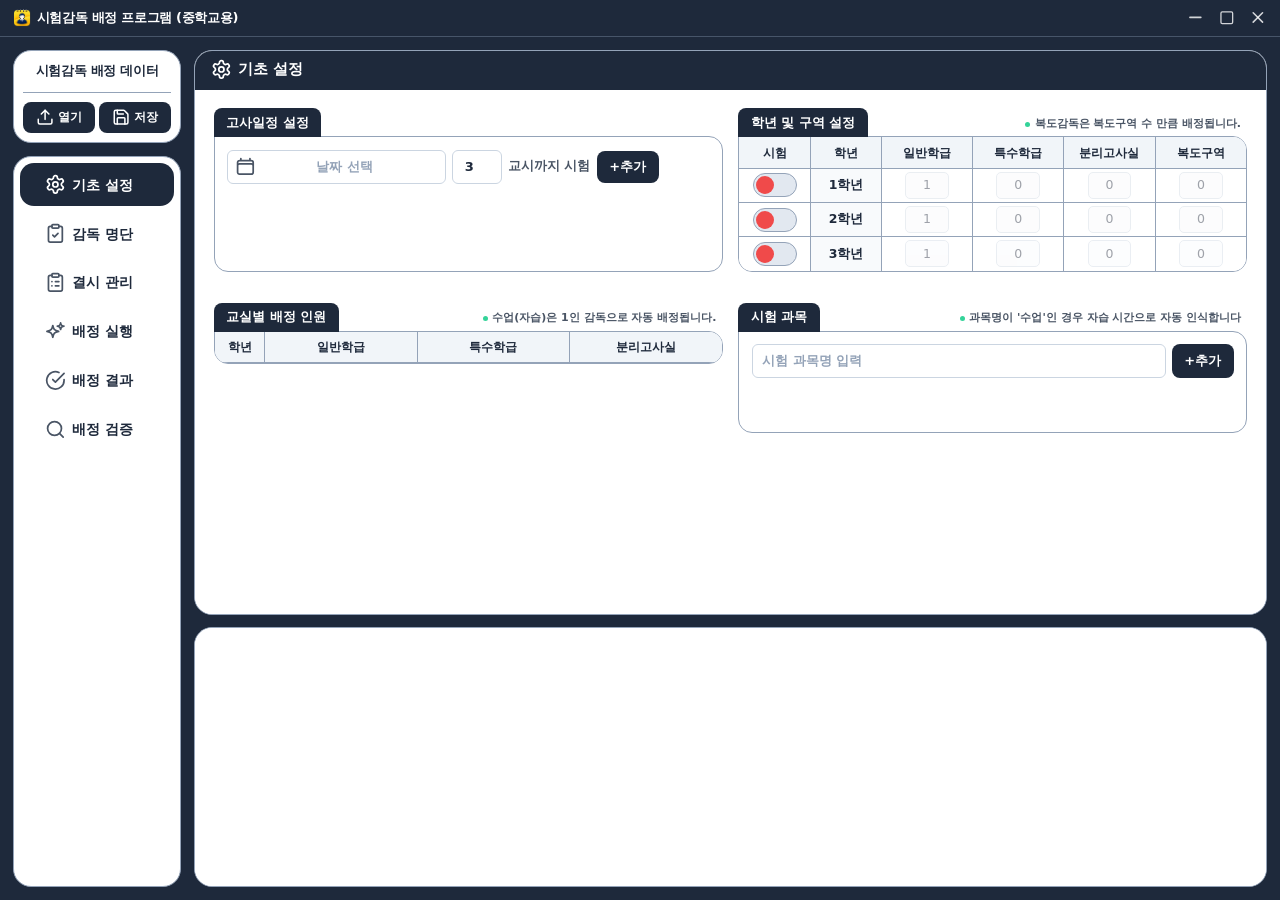
<file: index.html>
<!DOCTYPE html>
<html lang="ko">
<head>
    <meta charset="UTF-8">
    <title>시험감독 배정 프로그램</title>
    <!-- Tailwind 런타임(로컬 사본). 오프라인에서도 동작하고, JS 에서 조합한 클래스명도 처리한다. -->
    <script src="tailwind.min.js"></script>
    <link rel="stylesheet" href="flatpickr.min.css">

    <script>
        // 색상 램프는 :root 의 CSS 변수 하나만 고치면 전체에 반영된다.
        // rgb(var(--x) / <alpha-value>) 형태라 bg-brand-600/80 같은 투명도 지정도 동작한다.
        const ramp = (name, steps) => Object.fromEntries(
            steps.map(s => [s, `rgb(var(--${name}-${s}) / <alpha-value>)`])
        );
        tailwind.config = {
            theme: {
                extend: {
                    colors: {
                        brand: ramp('brand', [50, 100, 200, 300, 400, 500, 600, 700, 800, 900, 950]),
                        surface: ramp('surface', [0, 50, 100, 200, 300]),
                        chrome: {
                            DEFAULT: 'rgb(var(--chrome) / <alpha-value>)',
                            hover: 'rgb(var(--chrome-hover) / <alpha-value>)',
                            border: 'rgb(var(--chrome-border) / <alpha-value>)',
                            soft: 'rgb(var(--chrome-soft) / <alpha-value>)',
                            'soft-hover': 'rgb(var(--chrome-soft-hover) / <alpha-value>)',
                        },
                        line: 'rgb(var(--line) / <alpha-value>)',
                        'text-main': 'rgb(var(--text-main) / <alpha-value>)',
                        'chrome-text': 'rgb(var(--chrome-text) / <alpha-value>)',
                        'brand-text': 'rgb(var(--brand-text) / <alpha-value>)',
                        head: 'rgb(var(--head) / <alpha-value>)',
                        stone: 'rgb(var(--stone) / <alpha-value>)',
                        pebble: 'rgb(var(--pebble) / <alpha-value>)',
                        // 마커 팔레트 — 범주(학년/역할/상태)를 색으로 구분하는 데만 쓴다.
                        teal:   'rgb(var(--teal) / <alpha-value>)',
                        coral:  'rgb(var(--coral) / <alpha-value>)',
                        amber:  'rgb(var(--amber) / <alpha-value>)',
                        orchid: 'rgb(var(--orchid) / <alpha-value>)',
                        // 파스텔 워시 — 부드러운 배경 틴트
                        mint:     'rgb(var(--mint) / <alpha-value>)',
                        peach:    'rgb(var(--peach) / <alpha-value>)',
                        lavender: 'rgb(var(--lavender) / <alpha-value>)',
                        'teal-mist': 'rgb(var(--teal-mist) / <alpha-value>)',
                    },
                    // 반경: 버튼·입력·내비 8px, 작은 카드 14px, 큰 카드/블록 18px, 태그만 알약.
                    // 기존 마크업의 rounded-lg / xl / 2xl 이 그대로 이 값에 떨어진다.
                    borderRadius: {
                        sm: '4px', md: '6px', lg: '8px', xl: '14px', '2xl': '18px', '3xl': '18px',
                    },
                    fontFamily: {
                        sans: ['haffer', 'Inter', 'General Sans', 'Geist', 'Pretendard Variable',
                               'Pretendard', '-apple-system', 'BlinkMacSystemFont', 'system-ui',
                               'Segoe UI', 'Apple SD Gothic Neo', 'Noto Sans KR', 'Malgun Gothic', 'sans-serif'],
                        mono: ['ui-monospace', 'JetBrains Mono', 'SFMono-Regular', 'Menlo', 'Consolas', 'monospace'],
                    },
                }
            }
        }
    </script>

    <style>
        .btn-tooltip-wrapper {
            position: relative;
        }
        .btn-tooltip-wrapper .tooltip-bubble {
            position: absolute;
            bottom: calc(100% + 6px);
            left: 50%;
            transform: translateX(-50%);
            opacity: 0;
            visibility: hidden;
            pointer-events: none;
            transition: opacity 0.15s ease-in-out, transform 0.15s ease-in-out;
            z-index: 9999;
            white-space: nowrap;
        }
        .btn-tooltip-wrapper:hover .tooltip-bubble {
            opacity: 1;
            visibility: visible;
        }

        /* 카드 내부 테이블 최하단 행 td의 border-bottom 제거 (이중 테두리 두꺼움 차단) */
        div.rounded-b-xl table tbody tr:last-child td,
        div.rounded-b-xl table tbody tr:last-child th,
        div.rounded-b-xl tbody tr:last-child td {
            border-bottom: 0 !important;
        }

        /* ── 색상 테마 ─────────────
           - #1E293B: 타이틀바, 메인 버튼, 메인 텍스트, 활성 탭
           - #313F52: 메디움 슬레이트, 버튼 호버, 캡슐 타이틀
           - #F04A4A: 포인트 코랄 레드 (초기화, 삭제, 경고)
           - #4A5565: 보조 텍스트, 서브 헤더, 보더 라인 포인트 */
        :root {
            /* Brand: #1E293B & #313F52 기반 슬레이트 팔레트 */
            --brand-50:  240 244 248;  /* #F0F4F8 */
            --brand-100: 224 232 240;  /* #E0E8F0 */
            --brand-200: 186 202 220;
            --brand-300: 140 164 194;
            --brand-400:  90 120 156;
            --brand-500:  49  63  82;  /* #313F52 — 서브/미디움 슬레이트 */
            --brand-600:  30  41  59;  /* #1E293B — 주 메인 버튼/액션 */
            --brand-700:  49  63  82;  /* #313F52 — 호버 */
            --brand-800:  20  28  41;
            --brand-900:  15  21  32;
            --brand-950:  10  15  23;

            /* Surfaces: 깨끗한 백색 카드 & 쿨 슬레이트 캔버스 */
            --surface-0:   255 255 255; /* 백색 카드면 */
            --surface-50:  248 250 252; /* 폼 백그라운드 */
            --surface-100: 241 245 249; /* 캔버스 바탕 #F1F5F9 */
            --surface-200: 203 213 225; /* 선명한 보더 라인 */
            --surface-300: 148 163 184;

            /* 타이틀바: #1E293B 슬레이트 메인 다크 */
            --chrome:            30  41  59;   /* #1E293B */
            --chrome-hover:      49  63  82;   /* #313F52 */
            --chrome-border:     20  28  41;
            --chrome-soft:      240 244 248;
            --chrome-soft-hover:224 232 240;

            --head: 241 245 249;        /* 표 머리 */
            --line: 148 163 184;        /* 헤어라인 진한 슬레이트 (#94A3B8) */
            --text-main:  30  41  59;   /* #1E293B — 메인 텍스트 */
            --stone:      74  85 101;   /* #4A5565 — 보조 텍스트 */
            --pebble:    148 163 184;   /* 플레이스홀더 */
            --chrome-text: 255 255 255;
            --brand-text:  255 255 255;

            /* 마커 (포인트 레드 #F04A4A) */
            --teal:   13 148 136;
            --coral: 240  74  74;       /* #F04A4A 포인트 코랄 레드 */
            --amber: 217 119   6;
            --orchid:124  58 237;

            /* 파스텔 워시 */
            --mint:     204 251 241;
            --peach:    254 243 199;
            --lavender: 237 233 254;
            --teal-mist:207 250 254;
        }

        /* 화면 크기 맞춤은 shell.js 의 fitZoom() 이 html 에 zoom 을 걸어 처리한다.
           zoom 아래에서는 vh/vw 가 함께 확대돼 넘치므로 --vh/--vw 를 대신 쓴다. */
        html {
            font-size: 12.5px;
            --vw: 1vw;
            --vh: 1vh;
        }

        body {
            margin: 0;
            font-family: haffer, Inter, "General Sans", Geist, "Pretendard Variable", Pretendard,
                         -apple-system, BlinkMacSystemFont, system-ui, "Segoe UI",
                         "Apple SD Gothic Neo", "Noto Sans KR", "Malgun Gothic", sans-serif;
            -webkit-font-smoothing: antialiased;
            -moz-osx-font-smoothing: grayscale;
        }

        /* #1E293B 단색 슬레이트 타이틀바 (하단 그레이 가로 라인 포함) */
        .sky { background-color: #1E293B; background-image: none; border-bottom: 1px solid #475569; }

        .hidden { display: none !important; }

        /* 모든 카드 및 컨테이너 그림자 완전 제거 */
        *, *::before, *::after {
            box-shadow: none !important;
        }

        /* ── 표 단일선 (Single Border) 정밀 규칙 ─────────────────── */
        table {
            border-collapse: collapse !important;
            width: 100%;
            border: none !important;
        }
        th, td {
            border: 1px solid rgb(var(--line)) !important;
            padding: 0.35rem 0.4rem;
        }
        thead th {
            position: sticky;
            top: 0;
            z-index: 30;
            background-color: #F1F5F9 !important;
            color: rgb(var(--text-main));
            border: 1px solid rgb(var(--line)) !important;
            font-weight: 700;
        }

        /* 카드 외곽 테두리와 표 외각 셀 테두리 이중 중첩 방지 */
        table tr:first-child th { border-top: none !important; }
        table tr:last-child td { border-bottom: 1px solid rgb(var(--line)) !important; }
        table th:first-child, table td:first-child { border-left: none !important; }
        table th:last-child, table td:last-child { border-right: none !important; }

        /* 표 내부 입력폼(select, input)의 명확한 입력 필드 경계 및 톤다운 배경 적용 */
        table td select, table td input.fld {
            border: 1px solid #CBD5E1 !important;
            border-radius: 5px !important;
            background-color: #F8FAFC !important;
            color: #0F172A !important;
            outline: none !important;
            text-align: center !important;
            text-align-last: center !important;
            transition: all 0.15s ease !important;
        }
        table td select option { text-align: left !important; }
        table td select:hover, table td input.fld:hover {
            border-color: #94A3B8 !important;
            background-color: #FFFFFF !important;
        }
        table td select:focus, table td input.fld:focus {
            border-color: #2563EB !important;
            background-color: #FFFFFF !important;
            box-shadow: 0 0 0 2px rgba(37, 99, 235, 0.25) !important;
        }

        .border-thick { border-right: 2px solid rgb(var(--surface-300)) !important; }
        .border-edge  { border-left: 2px solid rgb(var(--surface-300)) !important; }

        /* ── 검은색 V 체크 무늬 맑은 커스텀 체크박스 ── */
        .chk-custom {
            appearance: none; -webkit-appearance: none;
            width: 16px; height: 16px;
            border: 1.5px solid #94A3B8;
            border-radius: 4px;
            background-color: #FFFFFF;
            cursor: pointer;
            display: inline-flex; align-items: center; justify-content: center;
            position: relative;
            transition: all 0.15s ease;
            vertical-align: middle;
        }
        .chk-custom:hover { border-color: #475569; }
        .chk-custom:checked {
            background-color: #FFFFFF;
            border-color: #334155;
        }
        .chk-custom:checked::after {
            content: '';
            display: block;
            width: 4px; height: 8px;
            border: solid #0F172A;
            border-width: 0 1.5px 1.5px 0;
            transform: rotate(45deg);
            margin-bottom: 2px;
        }

        .hover-swap:hover {
            background-color: rgb(var(--brand-50)) !important;
            cursor: pointer;
            outline: 2px solid rgb(var(--brand-600));
            outline-offset: -2px;
        }
        /* 학급별 표: 이름 한 줄이 곧 교체 단위라, 한 줄만 굵게 잡아준다.
           (셀 전체를 잡으면 복도처럼 여러 명이 든 칸에서 전원이 대상인 것처럼 보인다) */
        .swap-name:hover {
            background-color: rgb(var(--brand-50)) !important;
            cursor: pointer;
            outline: 3px solid rgb(var(--brand-600));
            outline-offset: -1px;
        }
        /* 자동 배정 뒤 손으로 바꾼 칸 */
        .cell-changed { background-color: #FEF3C7 !important; }
        /* 검증 메시지에서 이동해 온 칸 */
        .cell-flash { outline: 3px solid #F04A4A !important; outline-offset: -3px; }
        .card-elev {
            box-shadow: none !important;
        }

        /* ── 학년 토글 스위치 ─────────────────────── */
        .grade-toggle {
            position: relative;
            width: 44px; height: 24px;
            background: #E2E8F0;
            border: 1px solid rgb(var(--line));
            border-radius: 999px;
            cursor: pointer;
            transition: background-color 0.2s, border-color 0.2s;
            flex-shrink: 0;
        }
        .grade-toggle::after {
            content: '';
            position: absolute;
            top: 2px; left: 2px;
            width: 18px; height: 18px;
            border-radius: 50%;
            background: #F04A4A;
            transition: transform 0.2s, background-color 0.2s;
            box-shadow: 0 1px 3px rgba(0,0,0,0.2);
        }
        .grade-toggle.active {
            background: #D1FAE5;
        }
        .grade-toggle.active::after {
            transform: translateX(20px);
            background: #2EB87E;
        }
        .grade-row-disabled td {
            opacity: 0.4;
            pointer-events: none;
        }
        .grade-row-disabled td:first-child {
            opacity: 1;
            pointer-events: auto;
        }
        tr[id^="grade-row-"].grade-row-disabled td:nth-child(2) {
            opacity: 1;
            pointer-events: auto;
        }

        #subject-tables-container { display: flex; flex-wrap: wrap; gap: 1rem; align-items: flex-start; }
        #subject-tables-container > div {
            margin-bottom: 0 !important;
            width: max-content !important; flex: none !important;
        }
        #subject-tables-container th, #subject-tables-container td { white-space: nowrap !important; }

        /* ── 스크롤바 ───────────────────────────── */
        ::-webkit-scrollbar { width: 9px; height: 9px; }
        ::-webkit-scrollbar-track { background: transparent; }
        ::-webkit-scrollbar-thumb {
            background-color: rgba(148, 163, 184, 0.5);
            border-radius: 9999px;
            border: 2px solid transparent;
            background-clip: padding-box;
        }
        ::-webkit-scrollbar-thumb:hover { background-color: rgba(100, 116, 139, 0.8); }
        * { scrollbar-width: thin; scrollbar-color: rgba(148, 163, 184, 0.5) transparent; }

        /* ── 애니메이션 ──────────────────────────────────────────── */
        @keyframes fadeIn { from { opacity: 0; transform: scale(0.96); } to { opacity: 1; transform: scale(1); } }
        .animate-fade-in { animation: fadeIn 0.15s ease-out forwards; }

        input[type='number'].hide-spin::-webkit-inner-spin-button,
        input[type='number'].hide-spin::-webkit-outer-spin-button { -webkit-appearance: none; margin: 0; }

        /* 선명한 입력 요소: 1px 선명한 보더, 톤다운 배경, 포커스 파랑 2px 링. */
        .fld {
            border: 1px solid #CBD5E1;
            border-radius: 6px;
            background-color: #F8FAFC;
            color: rgb(var(--text-main));
            outline: none;
            transition: border-color .15s, box-shadow .15s, background-color .15s;
        }
        .fld:hover {
            border-color: #94A3B8;
            background-color: #FFFFFF;
        }
        .fld::placeholder { color: rgb(var(--pebble)); }
        .fld:focus {
            border-color: rgb(var(--brand-600));
            background-color: #FFFFFF;
            box-shadow: 0 0 0 2px rgba(29, 78, 216, 0.3);
        }
        .fld:disabled { background-color: rgb(var(--surface-100)); color: rgb(var(--pebble)); border-color: #E2E8F0; }
        /* 감독 형평성 조절 카드: 입력폼 내부 배경 흰색 */
        #equity-card .fld { background-color: #FFFFFF; }
        /* 기초 설정 페이지 모든 카드: 입력폼 내부 배경 흰색 (비활성 제외) */
        #tab-config .fld:not(:disabled),
        #grade-cards-frame .fld:not(:disabled) { background-color: #FFFFFF; }
        #tab-config table td select:not(:disabled),
        #tab-config table td input.fld:not(:disabled),
        #grade-cards-frame table td select:not(:disabled) { background-color: #FFFFFF !important; }

        /* 날짜 입력 필드 텍스트 가운데 정렬 및 달력 피커 모달 명확화 */
        input[type="date"].fld {
            text-align: center;
            color-scheme: light;
        }
        input[type="date"]::-webkit-calendar-picker-indicator {
            cursor: pointer;
            border-radius: 4px;
            padding: 2px;
            transition: background-color 0.15s;
        }
        input[type="date"]::-webkit-calendar-picker-indicator:hover {
            background-color: rgba(37, 99, 235, 0.12);
        }

        body { user-select: none; }
        input, textarea, select { user-select: text; }

        /* ── 전체 아이콘(svg) 크기 1.3배 확대 ── */
        svg[class~="w-3"]   { width: 15.6px !important; }
        svg[class~="h-3"]   { height: 15.6px !important; }
        svg[class~="w-3.5"] { width: 18.2px !important; }
        svg[class~="h-3.5"] { height: 18.2px !important; }
        svg[class~="w-4"]   { width: 20.8px !important; }
        svg[class~="h-4"]   { height: 20.8px !important; }
        svg[class~="w-5"]   { width: 26px !important; }
        svg[class~="h-5"]   { height: 26px !important; }
        svg[class~="w-6"]   { width: 31.2px !important; }
        svg[class~="h-6"]   { height: 31.2px !important; }

        /* 칩/행 삭제(X) 버튼: 축소 크기 + hover 연한 붉은색 */
        .x-btn svg { width: 14.5px !important; height: 14.5px !important; }
        .x-btn { color: #FCA5A5 !important; }
        .x-btn:hover { color: #DC2626 !important; }

        /* ── flatpickr 달력 테마 ── */
        .flatpickr-calendar {
            border: 1px solid rgb(var(--line)) !important;
            border-radius: 14px !important;
            box-shadow: 0 12px 32px -8px rgba(15, 23, 42, 0.28) !important;
            padding: 4px !important;
            font-family: inherit;
        }
        .flatpickr-calendar.arrowTop:before, .flatpickr-calendar.arrowTop:after { border-bottom-color: rgb(var(--surface-0)); }
        .flatpickr-months { padding-top: 4px; }
        .flatpickr-month { color: rgb(var(--brand-600)) !important; }
        .flatpickr-current-month .flatpickr-monthDropdown-months, .flatpickr-current-month input.cur-year { font-weight: 800; }
        .flatpickr-weekday { color: rgb(var(--stone)) !important; font-weight: 700; font-size: 11px; }
        .flatpickr-weekdays .flatpickr-weekday:first-child { color: #E11D48 !important; }
        .flatpickr-weekdays .flatpickr-weekday:last-child { color: #2563EB !important; }
        .flatpickr-day { border-radius: 9px !important; font-weight: 600; color: rgb(var(--text-main)); }
        .flatpickr-day:hover { background: rgb(var(--brand-50)) !important; border-color: rgb(var(--brand-50)) !important; }
        .flatpickr-day.today { border-color: rgb(var(--brand-400)) !important; }
        .flatpickr-day.selected, .flatpickr-day.selected:hover {
            background: rgb(var(--brand-600)) !important;
            border-color: rgb(var(--brand-600)) !important;
            color: #fff !important;
            box-shadow: 0 2px 6px -1px rgba(30, 41, 59, 0.45);
        }
        .flatpickr-day.flatpickr-disabled, .flatpickr-day.prevMonthDay, .flatpickr-day.nextMonthDay { color: rgb(var(--pebble)); }
        .flatpickr-prev-month:hover svg, .flatpickr-next-month:hover svg { fill: rgb(var(--brand-600)) !important; }
    </style>
</head>
<body class="h-[calc(var(--vh)*100)] flex flex-col bg-chrome text-text-main text-[14px] overflow-hidden">

    <!-- ── 아이콘 스프라이트 (lucide) ───────────────────────────────────────
         <svg class="w-4 h-4"><use href="#i-이름"/></svg> 형태로 재사용한다. -->
    <svg style="display:none" aria-hidden="true">
        <defs>
            <g id="i-base" fill="none" stroke="currentColor" stroke-width="2" stroke-linecap="round" stroke-linejoin="round"></g>
        </defs>
        <symbol id="i-minus" viewBox="0 0 24 24" fill="none" stroke="currentColor" stroke-width="2" stroke-linecap="round" stroke-linejoin="round"><line x1="5" x2="19" y1="12" y2="12"/></symbol>
        <symbol id="i-square" viewBox="0 0 24 24" fill="none" stroke="currentColor" stroke-width="2" stroke-linecap="round" stroke-linejoin="round"><rect width="18" height="18" x="3" y="3" rx="2"/></symbol>
        <symbol id="i-x" viewBox="0 0 24 24" fill="none" stroke="currentColor" stroke-width="2" stroke-linecap="round" stroke-linejoin="round"><path d="M18 6 6 18"/><path d="m6 6 12 12"/></symbol>
        <symbol id="i-save" viewBox="0 0 24 24" fill="none" stroke="currentColor" stroke-width="2" stroke-linecap="round" stroke-linejoin="round"><path d="M15.2 3a2 2 0 0 1 1.4.6l3.8 3.8a2 2 0 0 1 .6 1.4V19a2 2 0 0 1-2 2H5a2 2 0 0 1-2-2V5a2 2 0 0 1 2-2z"/><path d="M17 21v-7a1 1 0 0 0-1-1H8a1 1 0 0 0-1 1v7"/><path d="M7 3v4a1 1 0 0 0 1 1h7"/></symbol>
        <symbol id="i-upload" viewBox="0 0 24 24" fill="none" stroke="currentColor" stroke-width="2" stroke-linecap="round" stroke-linejoin="round"><path d="M21 15v4a2 2 0 0 1-2 2H5a2 2 0 0 1-2-2v-4"/><polyline points="17 8 12 3 7 8"/><line x1="12" x2="12" y1="3" y2="15"/></symbol>
        <symbol id="i-download" viewBox="0 0 24 24" fill="none" stroke="currentColor" stroke-width="2" stroke-linecap="round" stroke-linejoin="round"><path d="M21 15v4a2 2 0 0 1-2 2H5a2 2 0 0 1-2-2v-4"/><polyline points="7 10 12 15 17 10"/><line x1="12" x2="12" y1="15" y2="3"/></symbol>
        <symbol id="i-trash" viewBox="0 0 24 24" fill="none" stroke="currentColor" stroke-width="2" stroke-linecap="round" stroke-linejoin="round"><path d="M3 6h18"/><path d="M19 6v14c0 1-1 2-2 2H7c-1 0-2-1-2-2V6"/><path d="M8 6V4c0-1 1-2 2-2h4c1 0 2 1 2 2v2"/><line x1="10" x2="10" y1="11" y2="17"/><line x1="14" x2="14" y1="11" y2="17"/></symbol>
        <symbol id="i-zap" viewBox="0 0 24 24" fill="none" stroke="currentColor" stroke-width="2" stroke-linecap="round" stroke-linejoin="round"><path d="M9.813 15.904 9 18.75l-.813-2.846a4.5 4.5 0 0 0-3.09-3.09L2.25 12l2.846-.813a4.5 4.5 0 0 0 3.09-3.09L9 5.25l.813 2.846a4.5 4.5 0 0 0 3.09 3.09L15.75 12l-2.846.813a4.5 4.5 0 0 0-3.09 3.09ZM18.259 8.715 18 9.75l-.259-1.035a3.375 3.375 0 0 0-2.455-2.456L14.25 6l1.036-.259a3.375 3.375 0 0 0 2.455-2.456L18 2.25l.259 1.035a3.375 3.375 0 0 0 2.456 2.456L21.75 6l-1.035.259a3.375 3.375 0 0 0-2.456 2.456Z"/></symbol>
        <symbol id="i-settings" viewBox="0 0 24 24" fill="none" stroke="currentColor" stroke-width="2" stroke-linecap="round" stroke-linejoin="round"><path d="M12.22 2h-.44a2 2 0 0 0-2 2v.18a2 2 0 0 1-1 1.73l-.43.25a2 2 0 0 1-2 0l-.15-.08a2 2 0 0 0-2.73.73l-.22.38a2 2 0 0 0 .73 2.73l.15.1a2 2 0 0 1 1 1.72v.51a2 2 0 0 1-1 1.74l-.15.09a2 2 0 0 0-.73 2.73l.22.38a2 2 0 0 0 2.73.73l.15-.08a2 2 0 0 1 2 0l.43.25a2 2 0 0 1 1 1.73V20a2 2 0 0 0 2 2h.44a2 2 0 0 0 2-2v-.18a2 2 0 0 1 1-1.73l.43-.25a2 2 0 0 1 2 0l.15.08a2 2 0 0 0 2.73-.73l.22-.39a2 2 0 0 0-.73-2.73l-.15-.08a2 2 0 0 1-1-1.74v-.5a2 2 0 0 1 1-1.74l.15-.09a2 2 0 0 0 .73-2.73l-.22-.38a2 2 0 0 0-2.73-.73l-.15.08a2 2 0 0 1-2 0l-.43-.25a2 2 0 0 1-1-1.73V4a2 2 0 0 0-2-2z"/><circle cx="12" cy="12" r="3"/></symbol>
        <symbol id="i-sliders" viewBox="0 0 24 24" fill="none" stroke="currentColor" stroke-width="2" stroke-linecap="round" stroke-linejoin="round"><line x1="21" x2="14" y1="4" y2="4"/><line x1="10" x2="3" y1="4" y2="4"/><line x1="21" x2="12" y1="12" y2="12"/><line x1="8" x2="3" y1="12" y2="12"/><line x1="21" x2="16" y1="20" y2="20"/><line x1="12" x2="3" y1="20" y2="20"/><line x1="14" x2="14" y1="2" y2="6"/><line x1="8" x2="8" y1="10" y2="14"/><line x1="16" x2="16" y1="18" y2="22"/></symbol>
        <symbol id="i-clipboard-check" viewBox="0 0 24 24" fill="none" stroke="currentColor" stroke-width="2" stroke-linecap="round" stroke-linejoin="round"><rect width="8" height="4" x="8" y="2" rx="1" ry="1"/><path d="M16 4h2a2 2 0 0 1 2 2v14a2 2 0 0 1-2 2H6a2 2 0 0 1-2-2V6a2 2 0 0 1 2-2h2"/><path d="m9 14 2 2 4-4"/></symbol>
        <symbol id="i-clipboard-list" viewBox="0 0 24 24" fill="none" stroke="currentColor" stroke-width="2" stroke-linecap="round" stroke-linejoin="round"><rect width="8" height="4" x="8" y="2" rx="1" ry="1"/><path d="M16 4h2a2 2 0 0 1 2 2v14a2 2 0 0 1-2 2H6a2 2 0 0 1-2-2V6a2 2 0 0 1 2-2h2"/><path d="M12 11h4"/><path d="M12 16h4"/><path d="M8 11h.01"/><path d="M8 16h.01"/></symbol>
        <symbol id="i-chevron-down" viewBox="0 0 24 24" fill="none" stroke="currentColor" stroke-width="2.5" stroke-linecap="round" stroke-linejoin="round"><path d="m6 9 6 6 6-6"/></symbol>
        <symbol id="i-check-circle" viewBox="0 0 24 24" fill="none" stroke="currentColor" stroke-width="2" stroke-linecap="round" stroke-linejoin="round"><path d="M22 11.08V12a10 10 0 1 1-5.93-9.14"/><polyline points="22 4 12 14.01 9 11.01"/></symbol>
        <symbol id="i-alert" viewBox="0 0 24 24" fill="none" stroke="currentColor" stroke-width="2" stroke-linecap="round" stroke-linejoin="round"><path d="m21.73 18-8-14a2 2 0 0 0-3.48 0l-8 14A2 2 0 0 0 4 21h16a2 2 0 0 0 1.73-3"/><path d="M12 9v4"/><path d="M12 17h.01"/></symbol>
        <symbol id="i-plus" viewBox="0 0 24 24" fill="none" stroke="currentColor" stroke-width="2.5" stroke-linecap="round" stroke-linejoin="round"><path d="M5 12h14"/><path d="M12 5v14"/></symbol>
        <symbol id="i-undo" viewBox="0 0 24 24" fill="none" stroke="currentColor" stroke-width="2" stroke-linecap="round" stroke-linejoin="round"><path d="M9 14 4 9l5-5"/><path d="M4 9h10.5a5.5 5.5 0 0 1 0 11H11"/></symbol>
        <symbol id="i-redo" viewBox="0 0 24 24" fill="none" stroke="currentColor" stroke-width="2" stroke-linecap="round" stroke-linejoin="round"><path d="m15 14 5-5-5-5"/><path d="M20 9H9.5a5.5 5.5 0 0 0 0 11H13"/></symbol>
        <symbol id="i-refresh" viewBox="0 0 24 24" fill="none" stroke="currentColor" stroke-width="2" stroke-linecap="round" stroke-linejoin="round"><path d="M3 12a9 9 0 0 1 9-9 9.75 9.75 0 0 1 6.74 2.74L21 8"/><path d="M21 3v5h-5"/><path d="M21 12a9 9 0 0 1-9 9 9.75 9.75 0 0 1-6.74-2.74L3 16"/><path d="M8 16H3v5"/></symbol>
        <symbol id="i-rocket" viewBox="0 0 24 24" fill="none" stroke="currentColor" stroke-width="2" stroke-linecap="round" stroke-linejoin="round"><path d="M4.5 16.5c-1.5 1.26-2 5-2 5s3.74-.5 5-2c.71-.84.7-2.13-.09-2.91a2.18 2.18 0 0 0-2.91 0z"/><path d="m12 15-3-3a22 22 0 0 1 2-3.95A12.88 12.88 0 0 1 22 2c0 2.72-.78 7.5-6 11a22.35 22.35 0 0 1-4 2z"/><path d="M9 12H4s.55-3.03 2-4c1.62-1.08 5 0 5 0"/><path d="M12 15v5s3.03-.55 4-2c1.08-1.62 0-5 0-5"/></symbol>
        <symbol id="i-search" viewBox="0 0 24 24" fill="none" stroke="currentColor" stroke-width="2" stroke-linecap="round" stroke-linejoin="round"><circle cx="11" cy="11" r="8"/><path d="m21 21-4.3-4.3"/></symbol>
        <symbol id="i-swap" viewBox="0 0 24 24" fill="none" stroke="currentColor" stroke-width="2" stroke-linecap="round" stroke-linejoin="round"><path d="M8 3 4 7l4 4"/><path d="M4 7h16"/><path d="m16 21 4-4-4-4"/><path d="M20 17H4"/></symbol>
        <symbol id="i-info" viewBox="0 0 24 24" fill="none" stroke="currentColor" stroke-width="2" stroke-linecap="round" stroke-linejoin="round"><circle cx="12" cy="12" r="10"/><path d="M12 16v-4"/><path d="M12 8h.01"/></symbol>
    </svg>

    <!-- ── 커스텀 타이틀바 (frameless 창) ─────────────────────────────── -->
    <div id="titlebar"
         class="pywebview-drag-region sky text-chrome-text px-4 py-[8px] flex justify-between items-center text-[13px] flex-shrink-0 z-30">
        <span class="font-bold tracking-tight flex items-center gap-2">
            <img src="icon.png" alt="" class="w-[18px] h-[18px]" draggable="false">
            시험감독 배정 프로그램 (중학교용)
        </span>
        <div class="flex items-center space-x-4">
            <button id="win-min" title="최소화" class="w-6 h-6 flex items-center justify-center text-chrome-text/80 hover:bg-white/20 hover:text-chrome-text rounded-md cursor-pointer transition-colors">
                <svg class="w-4 h-4"><use href="#i-minus"/></svg>
            </button>
            <button id="win-max" title="최대화" class="w-6 h-6 flex items-center justify-center text-chrome-text/80 hover:bg-white/20 hover:text-chrome-text rounded-md cursor-pointer transition-colors">
                <svg class="w-3 h-3"><use href="#i-square"/></svg>
            </button>
            <button id="win-close" title="닫기" class="w-6 h-6 flex items-center justify-center text-chrome-text/80 hover:bg-coral hover:text-white rounded-md cursor-pointer transition-colors">
                <svg class="w-4 h-4 -translate-x-[0.5px]"><use href="#i-x"/></svg>
            </button>
        </div>
    </div>

    <div class="flex-grow overflow-hidden p-[13px] flex space-x-[13px]">

        <!-- ── 좌측 사이드바 ────── -->
        <div class="w-[168px] flex-shrink-0 flex flex-col gap-[13px]">

            <!-- [상단 사이드바 카드] 프로그램 이름 & 열기/저장 -->
            <div class="bg-surface-0 rounded-2xl border border-line card-elev p-3 flex flex-col justify-between relative z-20 gap-2.5">
                <div class="text-center leading-tight py-1">
                    <div class="font-extrabold text-[13px] tracking-tight whitespace-nowrap text-text-main">시험감독 배정 데이터</div>
                </div>

                <!-- 구분선 -->
                <div class="border-t border-line w-full my-0.5"></div>

                <!-- 열기 / 저장 -->
                <div class="grid grid-cols-2 gap-1.5">
                    <!-- 열기 -->
                    <div class="btn-tooltip-wrapper relative w-full">
                        <button id="btn-global-load"
                                class="w-full py-2 px-1.5 flex items-center justify-center gap-1 rounded-lg bg-[#1E293B] hover:bg-brand-500 text-white font-bold text-[12px] transition-all cursor-pointer shadow-sm">
                            <svg class="w-3.5 h-3.5 flex-shrink-0"><use href="#i-upload"/></svg>
                            <span>열기</span>
                        </button>
                        <!-- 위쪽 말풍선 툴팁 -->
                        <div class="tooltip-bubble flex flex-col items-center">
                            <div class="bg-[#1E293B] text-white text-[11px] font-bold px-2.5 py-1 rounded-md shadow-2xl border border-white/20">
                                설정 및 배정결과 열기
                            </div>
                            <div class="w-0 h-0 border-x-4 border-x-transparent border-t-4 border-t-[#1E293B] -mt-[0.5px]"></div>
                        </div>
                    </div>
                    <!-- 저장 -->
                    <div class="btn-tooltip-wrapper relative w-full">
                        <button id="btn-global-save"
                                class="w-full py-2 px-1.5 flex items-center justify-center gap-1 rounded-lg bg-[#1E293B] hover:bg-brand-500 text-white font-bold text-[12px] transition-all cursor-pointer shadow-sm">
                            <svg class="w-3.5 h-3.5 flex-shrink-0"><use href="#i-save"/></svg>
                            <span>저장</span>
                        </button>
                        <!-- 위쪽 말풍선 툴팁 -->
                        <div class="tooltip-bubble flex flex-col items-center">
                            <div class="bg-[#1E293B] text-white text-[11px] font-bold px-2.5 py-1 rounded-md shadow-2xl border border-white/20">
                                설정 및 배정결과 저장
                            </div>
                            <div class="w-0 h-0 border-x-4 border-x-transparent border-t-4 border-t-[#1E293B] -mt-[0.5px]"></div>
                        </div>
                    </div>

                </div>
            </div>

            <!-- [하단 사이드바 카드] 탭 메뉴 -->
            <div class="bg-surface-0 flex-1 min-h-0 rounded-2xl border border-line card-elev flex flex-col overflow-hidden">
                <!-- 메뉴 -->
                <nav id="sidebar-nav" class="flex-grow p-2 space-y-2 overflow-y-auto"></nav>

            </div>

        </div>

        <!-- ── 콘텐츠 패널 ──────────────── -->
        <div class="flex-grow min-w-0 flex flex-col gap-4 relative z-10 h-full overflow-hidden">

            <!-- [상단 메인 프레임 패널] 기본 설정 등 메인 탭 콘텐츠 -->
            <div class="bg-surface-0 flex-1 min-h-0 rounded-2xl border border-line card-elev overflow-hidden flex flex-col">

                <!-- 기본 설정 -->
                <section id="tab-config" class="tab-content h-full flex flex-col">
                    <div class="px-5 py-2.5 bg-[#1E293B] text-white border-b border-[#1E293B] flex items-center justify-between flex-shrink-0">
                        <h2 class="font-semibold text-[15px] flex items-center gap-2 text-white">
                            <svg class="w-4 h-4 text-white"><use href="#i-settings"/></svg> 기초 설정
                        </h2>
                    </div>

                    <div class="flex-1 overflow-auto bg-surface-0 p-6">
                        <input type="hidden" id="exam-name" value="">

                        <div class="max-w-[1070px] w-full mx-auto space-y-10">
                            <!-- 1행: 고사 일정 및 교시 설정 (좌) & 학년 및 학급 설정 (우) -->
                            <div class="grid grid-cols-1 md:grid-cols-2 gap-x-5 gap-y-10 items-start">

                                <!-- 고사 일정 및 교시 설정 카드 -->
                                <div class="flex flex-col h-full">
                                    <div class="inline-flex items-center bg-[#1E293B] text-white px-4 py-1.5 rounded-t-lg font-bold text-[13px] self-start z-10 -mb-[1px]">
                                        고사일정 설정
                                    </div>
                                    <div class="bg-surface-0 border border-line rounded-b-xl rounded-tr-xl overflow-hidden shadow-sm flex flex-col flex-1 p-4">
                                        <div class="flex items-center gap-2 mb-3">
                                            <div class="relative flex items-center">
                                                <svg class="absolute left-2.5 w-4 h-4 text-stone pointer-events-none z-10" xmlns="http://www.w3.org/2000/svg" fill="none" viewBox="0 0 24 24" stroke-width="2" stroke="currentColor"><path stroke-linecap="round" stroke-linejoin="round" d="M6.75 3v2.25M17.25 3v2.25M3 18.75V7.5a2.25 2.25 0 0 1 2.25-2.25h13.5A2.25 2.25 0 0 1 21 7.5v11.25m-18 0A2.25 2.25 0 0 0 5.25 21h13.5A2.25 2.25 0 0 0 21 18.75m-18 0V11.25A2.25 2.25 0 0 1 5.25 9h13.5A2.25 2.25 0 0 1 21 11.25v7.5"/></svg>
                                                <input type="text" id="new-date" class="fld pl-8 pr-3 py-2 text-[13px] font-bold cursor-pointer text-center" placeholder="날짜 선택" readonly>
                                            </div>
                                            <input type="number" id="daily-periods" class="fld w-16 px-2 py-2 text-[13px] font-bold text-center" min="1" max="7" value="3">
                                            <span class="font-bold text-[12.5px] text-stone">교시까지 시험</span>
                                            <button id="btn-add-date" class="px-4 py-2 bg-brand-600 hover:bg-brand-700 text-brand-text font-bold rounded-lg text-[13px] shadow-sm cursor-pointer transition-colors">+추가</button>
                                        </div>
                                        <div id="date-list" class="flex flex-wrap gap-1.5 min-h-[32px]"></div>
                                    </div>
                                </div>

                                <!-- 학년 및 구역 설정 카드 (카드 자체가 표) -->
                                <div class="flex flex-col h-full">
                                    <div class="flex items-end justify-between -mb-[1px] relative z-10">
                                        <div class="inline-flex items-center bg-[#1E293B] text-white px-4 py-1.5 rounded-t-lg font-bold text-[13px]">
                                            학년 및 구역 설정
                                        </div>
                                        <span class="flex items-center gap-1.5 pr-2 pb-1.5 text-[11px] font-semibold text-stone">
                                            <span class="w-1.5 h-1.5 rounded-full bg-emerald-400 flex-shrink-0"></span>
                                            복도감독은 복도구역 수 만큼 배정됩니다.
                                        </span>
                                    </div>
                                    <div class="bg-surface-0 border border-line rounded-b-xl rounded-tr-xl overflow-hidden shadow-sm flex flex-col flex-1">
                                        <div class="overflow-x-auto flex-1">
                                            <table class="w-full text-center text-[12.5px] border-collapse">
                                                <thead class="bg-surface-100 text-text-main font-bold text-[12px]">
                                                    <tr><th class="w-12 p-2 border border-line bg-surface-100">시험</th><th class="w-16 p-2 border border-line bg-surface-100">학년</th><th class="w-[18%] p-2 border border-line bg-surface-100">일반학급</th><th class="w-[18%] p-2 border border-line bg-surface-100">특수학급</th><th class="w-[18%] p-2 border border-line bg-surface-100">분리고사실</th><th class="w-[18%] p-2 border border-line bg-surface-100">복도구역</th></tr>
                                                </thead>
                                                <tbody class="bg-surface-0">
                                                    <tr id="grade-row-1" class="grade-row-disabled">
                                                        <td class="p-1 border border-line"><div class="flex justify-center"><div class="grade-toggle" id="grade-1" data-grade="1"></div></div></td>
                                                        <td class="bg-surface-50 font-bold p-1 border border-line">1학년</td>
                                                        <td class="p-1 border border-line"><input type="number" id="class-count-1" class="fld w-14 p-1 text-center hide-spin" min="1" max="20" value="1" disabled></td>
                                                        <td class="p-1 border border-line"><input type="number" id="sp-count-1" class="fld w-14 p-1 text-center hide-spin" min="0" max="10" value="0" disabled></td>
                                                        <td class="p-1 border border-line"><input type="number" id="sep-count-1" class="fld w-14 p-1 text-center hide-spin" min="0" max="10" value="0" disabled></td>
                                                        <td class="p-1 border border-line"><input type="number" id="hw-count-1" class="fld w-14 p-1 text-center hide-spin" min="0" max="10" value="0" disabled></td>
                                                    </tr>
                                                    <tr id="grade-row-2" class="grade-row-disabled">
                                                        <td class="p-1 border border-line"><div class="flex justify-center"><div class="grade-toggle" id="grade-2" data-grade="2"></div></div></td>
                                                        <td class="bg-surface-50 font-bold p-1 border border-line">2학년</td>
                                                        <td class="p-1 border border-line"><input type="number" id="class-count-2" class="fld w-14 p-1 text-center hide-spin" min="1" max="20" value="1" disabled></td>
                                                        <td class="p-1 border border-line"><input type="number" id="sp-count-2" class="fld w-14 p-1 text-center hide-spin" min="0" max="10" value="0" disabled></td>
                                                        <td class="p-1 border border-line"><input type="number" id="sep-count-2" class="fld w-14 p-1 text-center hide-spin" min="0" max="10" value="0" disabled></td>
                                                        <td class="p-1 border border-line"><input type="number" id="hw-count-2" class="fld w-14 p-1 text-center hide-spin" min="0" max="10" value="0" disabled></td>
                                                    </tr>
                                                    <tr id="grade-row-3" class="grade-row-disabled">
                                                        <td class="p-1 border border-line"><div class="flex justify-center"><div class="grade-toggle" id="grade-3" data-grade="3"></div></div></td>
                                                        <td class="bg-surface-50 font-bold p-1 border border-line">3학년</td>
                                                        <td class="p-1 border border-line"><input type="number" id="class-count-3" class="fld w-14 p-1 text-center hide-spin" min="1" max="20" value="1" disabled></td>
                                                        <td class="p-1 border border-line"><input type="number" id="sp-count-3" class="fld w-14 p-1 text-center hide-spin" min="0" max="10" value="0" disabled></td>
                                                        <td class="p-1 border border-line"><input type="number" id="sep-count-3" class="fld w-14 p-1 text-center hide-spin" min="0" max="10" value="0" disabled></td>
                                                        <td class="p-1 border border-line"><input type="number" id="hw-count-3" class="fld w-14 p-1 text-center hide-spin" min="0" max="10" value="0" disabled></td>
                                                    </tr>
                                                </tbody>
                                            </table>
                                        </div>
                                    </div>
                                </div>
                            </div>

                            <!-- 2행: 교실별 배정 인원 (좌 50%) & 시험 과목 (우 50%) -->
                            <div class="grid grid-cols-1 md:grid-cols-2 gap-x-5 gap-y-10 items-start">

                                <!-- 교실별 배정 인원 카드 -->
                                <div class="flex flex-col">
                                    <div class="flex items-end justify-between -mb-[1px] relative z-10">
                                        <div class="inline-flex items-center bg-[#1E293B] text-white px-4 py-1.5 rounded-t-lg font-bold text-[13px]">
                                            교실별 배정 인원
                                        </div>
                                        <span class="flex items-center gap-1.5 pr-2 pb-1.5 text-[11px] font-semibold text-stone">
                                            <span class="w-1.5 h-1.5 rounded-full bg-emerald-400 flex-shrink-0"></span>
                                            수업(자습)은 1인 감독으로 자동 배정됩니다.
                                        </span>
                                    </div>
                                    <div class="bg-surface-0 border border-line rounded-b-xl rounded-tr-xl overflow-hidden shadow-sm">
                                        <div class="overflow-x-auto">
                                        <table class="w-full text-center text-[12.5px] border-collapse table-fixed" id="rules-invig-table">
                                            <thead class="bg-surface-100 text-text-main font-bold text-[12px]">
                                                <tr><th class="w-16 p-2 border border-line bg-surface-100">학년</th><th class="p-2 border border-line bg-surface-100">일반학급</th><th class="p-2 border border-line bg-surface-100">특수학급</th><th class="p-2 border border-line bg-surface-100">분리고사실</th></tr>
                                            </thead>
                                            <tbody id="rules-invig-body" class="bg-surface-0"></tbody>
                                        </table>
                                        </div>
                                    </div>
                                </div>

                                <!-- 시험 과목 카드 -->
                                <div class="flex flex-col h-full">
                                    <div class="flex items-end justify-between -mb-[1px] relative z-10">
                                        <div class="inline-flex items-center bg-[#1E293B] text-white px-4 py-1.5 rounded-t-lg font-bold text-[13px]">
                                            시험 과목
                                        </div>
                                        <span class="flex items-center gap-1.5 pr-2 pb-1.5 text-[11px] font-semibold text-stone">
                                            <span class="w-1.5 h-1.5 rounded-full bg-emerald-400 flex-shrink-0"></span>
                                            과목명이 '수업'인 경우 자습 시간으로 자동 인식합니다
                                        </span>
                                    </div>
                                    <div class="bg-surface-0 border border-line rounded-b-xl rounded-tr-xl overflow-hidden shadow-sm flex flex-col flex-1 p-4">
                                        <div class="flex gap-2 mb-3">
                                            <input type="text" id="new-subject" class="fld flex-1 px-3 py-2 text-[13px] font-bold" placeholder="시험 과목명 입력">
                                            <button id="btn-add-subject" class="px-4 py-2 bg-brand-600 hover:bg-brand-700 text-brand-text font-bold rounded-lg text-[13px] shadow-sm cursor-pointer transition-colors">+추가</button>
                                        </div>
                                        <div id="subject-list" class="flex flex-wrap gap-1.5 min-h-[32px]"></div>
                                    </div>
                                </div>
                            </div>
                        </div>
                    </div>
                </section>

            <!-- 배정 규칙 설정 모달 -->
            <div id="rules-modal" tabindex="0" class="hidden fixed inset-0 bg-ink/40 backdrop-blur-[2px] flex items-center justify-center z-[10000] outline-none p-4">
              <div class="bg-surface-0 rounded-2xl border border-surface-200 shadow-xl w-[860px] max-w-[calc(var(--vw)*94)] max-h-[calc(var(--vh)*88)] flex flex-col overflow-hidden animate-fade-in">
                <div class="px-5 py-3 bg-[#1E293B] text-white flex items-center gap-2 flex-shrink-0">
                    <h2 class="font-semibold text-[15px] flex items-center gap-2 text-white">
                        <svg class="w-4 h-4 text-white"><use href="#i-sliders"/></svg> 배정 규칙 설정
                    </h2>
                </div>
                <div class="flex-1 overflow-auto p-5">
                    <div class="grid grid-cols-2 gap-5 w-full">

                        <div class="bg-surface-0 rounded-xl border border-coral/30 overflow-hidden">
                            <div class="px-4 py-2.5 bg-coral/10 border-b border-coral/25 flex items-center gap-2">
                                <svg class="w-4 h-4 text-coral"><use href="#i-alert"/></svg>
                                <h3 class="font-semibold text-[13.5px] text-text-main">배정 금지 규칙</h3>
                            </div>
                            <div class="p-4 space-y-3">
                                <div class="flex items-center justify-between"><label class="font-bold text-[13px]">담당교과 시간 배정 금지</label><input type="checkbox" id="rule-subject" class="w-4 h-4 accent-coral cursor-pointer"></div>
                                <div class="flex items-center justify-between"><label class="font-bold text-[13px]">담임학급 시간 배정 금지</label><input type="checkbox" id="rule-homeroom" class="w-4 h-4 accent-coral cursor-pointer"></div>
                                <div class="flex items-center justify-between"><label class="font-bold text-[13px]">복도감독 연속 배정 금지</label><input type="checkbox" id="rule-hallconsec" class="w-4 h-4 accent-coral cursor-pointer"></div>
                                <div class="flex items-center justify-between"><label class="font-bold text-[13px]">동일학급 연속 배정 금지</label><input type="checkbox" id="rule-sameclass" class="w-4 h-4 accent-coral cursor-pointer"></div>
                                <div class="flex items-center justify-between"><label class="font-bold text-[13px]">수업감독(자습) 연속 배정 금지</label><input type="checkbox" id="rule-classconsec" class="w-4 h-4 accent-coral cursor-pointer"></div>
                            </div>
                        </div>

                        <div id="equity-card" class="bg-surface-0 rounded-xl border border-brand-200 overflow-hidden">
                            <div class="px-4 py-2.5 bg-brand-50 border-b border-brand-200 flex items-center gap-2">
                                <svg class="w-4 h-4 text-brand-600"><use href="#i-sliders"/></svg>
                                <h3 class="font-semibold text-[13.5px] text-text-main">감독 형평성 조절</h3>
                            </div>
                            <div class="p-4">
                                <div class="mb-4 pb-4 border-b border-surface-200">
                                    <label class="block font-bold text-[13px] mb-2.5">감독별 피로도 설정 (가장 어려움:5, 가장 쉬움:1)</label>
                                    <div class="grid grid-cols-3 gap-2">
                                        <div class="flex items-center justify-between bg-surface-50 px-2 py-1.5 rounded-lg border border-surface-200"><span class="text-[12px] font-bold">정감독</span><input type="number" id="rule-f-main" class="fld w-11 text-center text-[12px] py-0.5 hide-spin" min="1" max="5" oninput="this.value=this.value.replace(/[^1-5]/g,'').slice(0,1)" value="5"></div>
                                        <div class="flex items-center justify-between bg-surface-50 px-2 py-1.5 rounded-lg border border-surface-200"><span class="text-[12px] font-bold">부감독</span><input type="number" id="rule-f-sub" class="fld w-11 text-center text-[12px] py-0.5 hide-spin" min="1" max="5" oninput="this.value=this.value.replace(/[^1-5]/g,'').slice(0,1)" value="3"></div>
                                        <div class="flex items-center justify-between bg-surface-50 px-2 py-1.5 rounded-lg border border-surface-200"><span class="text-[12px] font-bold">수업감독</span><input type="number" id="rule-f-class" class="fld w-11 text-center text-[12px] py-0.5 hide-spin" min="1" max="5" oninput="this.value=this.value.replace(/[^1-5]/g,'').slice(0,1)" value="1"></div>
                                        <div class="flex items-center justify-between bg-surface-50 px-2 py-1.5 rounded-lg border border-surface-200"><span class="text-[12px] font-bold">복도감독</span><input type="number" id="rule-f-hall" class="fld w-11 text-center text-[12px] py-0.5 hide-spin" min="1" max="5" oninput="this.value=this.value.replace(/[^1-5]/g,'').slice(0,1)" value="2"></div>
                                        <div class="flex items-center justify-between bg-surface-50 px-2 py-1.5 rounded-lg border border-surface-200"><span class="text-[12px] font-bold">분리감독</span><input type="number" id="rule-f-sep" class="fld w-11 text-center text-[12px] py-0.5 hide-spin" min="1" max="5" oninput="this.value=this.value.replace(/[^1-5]/g,'').slice(0,1)" value="4"></div>
                                        <div class="flex items-center justify-between bg-surface-50 px-2 py-1.5 rounded-lg border border-surface-200"><span class="text-[12px] font-bold">특수감독</span><input type="number" id="rule-f-sp" class="fld w-11 text-center text-[12px] py-0.5 hide-spin" min="1" max="5" oninput="this.value=this.value.replace(/[^1-5]/g,'').slice(0,1)" value="4"></div>
                                    </div>
                                </div>
                                <div class="space-y-3">
                                    <div class="flex items-center justify-between gap-2"><label class="font-bold text-[13px]">일일 최대 연속감독 시간</label>
                                        <select id="rule-maxconsec" class="fld px-2 py-1.5 text-[12.5px] font-bold cursor-pointer">
                                            <option value="2">2시간</option>
                                            <option value="3">3시간</option>
                                            <option value="99" selected>제한없음</option>
                                        </select>
                                    </div>
                                    <div class="flex items-center justify-between gap-2"><label class="font-bold text-[13px]">일일 최대 감독시간 편차</label>
                                        <select id="rule-maxdiff" class="fld px-2 py-1.5 text-[12.5px] font-bold cursor-pointer">
                                            <option value="1">1시간</option>
                                            <option value="2">2시간</option>
                                            <option value="3">3시간</option>
                                            <option value="99" selected>제한없음</option>
                                        </select>
                                    </div>
                                    <div class="flex items-center justify-between gap-2"><label class="font-bold text-[13px]">우선 배정 기준</label>
                                        <select id="rule-bal-strategy" class="fld px-2 py-1.5 text-[12.5px] font-bold cursor-pointer">
                                            <option value="FATIGUE" selected>누적 피로도 공평하게 우선 (권장)</option>
                                            <option value="COUNT">총 감독 횟수 공평하게 우선</option>
                                        </select>
                                    </div>
                                </div>
                            </div>
                        </div>
                    </div>
                </div>
                <div class="px-5 py-3 bg-surface-50 border-t border-surface-100 flex justify-end gap-2 flex-shrink-0">
                    <button onclick="closeRulesModal()" class="px-4 py-1.5 border border-surface-300 bg-surface-0 hover:bg-surface-50 font-bold rounded-lg text-[13px] shadow-sm cursor-pointer transition-colors">취소 (Esc)</button>
                    <button id="btn-rules-run" class="px-5 py-1.5 bg-brand-600 hover:bg-brand-700 text-brand-text font-semibold rounded-lg text-[13px] shadow-sm cursor-pointer transition-colors inline-flex items-center gap-1.5"><svg class="w-4 h-4"><use href="#i-zap"/></svg> 배정 실행</button>
                </div>
              </div>
            </div>

            <!-- 감독 명단 -->
            <section id="tab-teachers" class="tab-content hidden h-full flex flex-col">
                <div class="px-5 py-2.5 bg-[#1E293B] text-white border-b border-[#1E293B] flex items-center justify-between flex-shrink-0">
                    <h2 class="font-semibold text-[15px] flex items-center gap-2 text-white">
                        <svg class="w-4 h-4 text-white"><use href="#i-clipboard-check"/></svg> 감독 명단
                    </h2>
                    <div class="flex items-center gap-2">
                        <button id="btn-add-teacher" class="inline-flex items-center justify-center gap-1.5 w-[125px] h-9 border border-white/25 bg-white/10 text-white hover:bg-white/20 font-bold rounded-lg text-[13px] shadow-sm cursor-pointer transition-colors">
                            <svg class="w-3.5 h-3.5"><use href="#i-plus"/></svg> 명단 추가
                        </button>
                        <button id="btn-upload-csv" class="inline-flex items-center justify-center gap-1.5 w-[125px] h-9 border border-white/25 bg-white/10 text-white hover:bg-white/20 font-bold rounded-lg text-[13px] shadow-sm cursor-pointer transition-colors">
                            <svg class="w-3.5 h-3.5"><use href="#i-upload"/></svg> 명단 올리기
                        </button>
                        <button id="btn-download-template" class="inline-flex items-center justify-center gap-1.5 w-[125px] h-9 border border-white/25 bg-white/10 text-white hover:bg-white/20 font-bold rounded-lg text-[13px] shadow-sm cursor-pointer transition-colors">
                            <svg class="w-3.5 h-3.5"><use href="#i-download"/></svg> 양식 내려받기
                        </button>
                        <button id="btn-clear-teachers" class="inline-flex items-center justify-center gap-1.5 w-[125px] h-9 bg-[#F04A4A] hover:bg-[#D93838] text-white font-bold rounded-lg text-[13px] shadow-sm cursor-pointer transition-colors border-0">
                            <svg class="w-3.5 h-3.5 text-white"><use href="#i-trash"/></svg> 명단 초기화
                        </button>
                    </div>
                </div>
                <div class="flex-1 overflow-auto pb-4">
                    <table class="w-full text-center table-fixed text-[13px]">
                        <thead class="bg-[#F1F5F9] text-text-main font-bold text-[13px] sticky top-0 z-20">
                            <tr>
                                <th class="w-10">순</th>
                                <th class="w-20">성명</th>
                                <th class="w-24">담당교과</th>
                                <th class="w-16">담임</th>
                                <th class="w-20 min-w-[72px]">정감독<br><input type="checkbox" id="chk-all-main" onchange="toggleAllRoles('isMain', this.checked)" class="mt-1 chk-custom"></th>
                                <th class="w-20 min-w-[72px]">부감독<br><input type="checkbox" id="chk-all-sub" onchange="toggleAllRoles('isSub', this.checked)" class="mt-1 chk-custom"></th>
                                <th class="w-20 min-w-[72px]">수업1<br><input type="checkbox" id="chk-all-c1" onchange="toggleAllRoles('isClass1', this.checked)" class="mt-1 chk-custom"></th>
                                <th class="w-20 min-w-[72px]">수업2<br><input type="checkbox" id="chk-all-c2" onchange="toggleAllRoles('isClass2', this.checked)" class="mt-1 chk-custom"></th>
                                <th class="w-20 min-w-[72px]">수업3<br><input type="checkbox" id="chk-all-c3" onchange="toggleAllRoles('isClass3', this.checked)" class="mt-1 chk-custom"></th>
                                <th class="w-20 min-w-[72px]">복도감독<br><input type="checkbox" id="chk-all-hall" onchange="toggleAllRoles('isHallway', this.checked)" class="mt-1 chk-custom"></th>
                                <th class="w-20 min-w-[72px]">분리감독<br><input type="checkbox" id="chk-all-sep" onchange="toggleAllRoles('isSeparated', this.checked)" class="mt-1 chk-custom"></th>
                                <th class="w-20 min-w-[72px]">특수감독<br><input type="checkbox" id="chk-all-sp" onchange="toggleAllRoles('isSpecial', this.checked)" class="mt-1 chk-custom"></th>
                                <th class="w-36">참고사항</th>
                                <th class="w-10">삭제</th>
                            </tr>
                        </thead>
                        <tbody id="teacher-list-body" class="bg-surface-0"></tbody>
                    </table>
                </div>
            </section>

            <!-- 결시 관리 -->
            <section id="tab-absences" class="tab-content hidden h-full flex flex-col">
                <div class="px-5 py-2.5 bg-[#1E293B] text-white border-b border-[#1E293B] flex items-center justify-between flex-shrink-0">
                    <h2 class="font-semibold text-[15px] flex items-center gap-2 text-white">
                        <svg class="w-4 h-4 text-white"><use href="#i-clipboard-list"/></svg> 결시 관리
                    </h2>
                    <button onclick="clearAllAbsences()" class="inline-flex items-center gap-1.5 px-3 py-1.5 bg-[#F04A4A] hover:bg-[#D93838] text-white font-bold rounded-lg text-[13px] shadow-sm cursor-pointer transition-colors border-0">
                        <svg class="w-3.5 h-3.5 text-white"><use href="#i-trash"/></svg> 결시 초기화
                    </button>
                </div>
                <div class="bg-surface-50 px-5 py-3.5 border-b border-surface-200 flex-shrink-0 flex items-center gap-4 flex-wrap" id="brush-toolbar"></div>
                <div class="flex-1 overflow-auto pb-4 min-h-0">
                    <div class="w-full min-w-full">
                        <table class="w-full min-w-full text-center whitespace-nowrap text-[14px] border-collapse" id="absence-table">
                            <thead id="absence-list-head" class="bg-[#F1F5F9] text-text-main font-bold text-[14px] sticky top-0 z-20"></thead>
                            <tbody id="absence-list-body" class="bg-surface-0" onmouseleave="isDragging=false;isRightDragging=false;"></tbody>
                        </table>
                    </div>
                </div>
            </section>

            <!-- 배정 결과 -->
            <section id="tab-result" class="tab-content hidden h-full flex flex-col">
                <div class="px-5 py-2.5 bg-[#1E293B] text-white border-b border-[#1E293B] flex items-center justify-between flex-shrink-0 gap-4">
                    <div class="flex items-center gap-4 min-w-0">
                        <h2 class="font-semibold text-[15px] flex items-center gap-2 flex-shrink-0 text-white">
                            <svg class="w-4 h-4 text-white"><use href="#i-check-circle"/></svg> 배정 결과
                        </h2>
                        <div class="flex bg-surface-100 p-1 rounded-lg border border-surface-200 flex-shrink-0">
                            <button class="result-sub-btn bg-brand-600 text-brand-text shadow-sm px-3 py-1 rounded-md font-bold text-[13px] transition-all cursor-pointer" data-target="result-teacher">교사별</button>
                            <button class="result-sub-btn bg-transparent text-stone hover:text-text-main px-3 py-1 rounded-md font-bold text-[13px] transition-all cursor-pointer" data-target="result-class">학급별</button>
                        </div>
                        <span class="text-[15px] font-bold text-white flex items-center gap-1.5 min-w-0 ml-4">
                            <svg class="w-4 h-4 flex-shrink-0 text-white"><use href="#i-swap"/></svg>
                            <span class="truncate">셀 우클릭 또는 드래그로 동일 교시 내 교체</span>
                        </span>
                    </div>
                    <button onclick="undo()" title="되돌리기 (Ctrl+Z)" class="inline-flex items-center justify-center w-9 h-9 border border-white/25 bg-white/10 text-white hover:bg-white/20 rounded-lg cursor-pointer transition-colors flex-shrink-0">
                        <svg class="w-4 h-4"><use href="#i-undo"/></svg>
                    </button>
                    <button onclick="redo()" title="다시 실행 (Ctrl+Y)" class="inline-flex items-center justify-center w-9 h-9 border border-white/25 bg-white/10 text-white hover:bg-white/20 rounded-lg cursor-pointer transition-colors flex-shrink-0">
                        <svg class="w-4 h-4"><use href="#i-redo"/></svg>
                    </button>
                    <button id="btn-export-excel" class="hidden inline-flex items-center justify-center gap-1.5 w-[125px] h-9 border border-white/25 bg-white/10 text-white hover:bg-white/20 font-bold rounded-lg text-[13px] shadow-sm cursor-pointer transition-colors flex-shrink-0">
                        <svg class="w-3.5 h-3.5"><use href="#i-download"/></svg> 결과 내려받기
                    </button>
                </div>
                <div class="flex-1 overflow-auto pb-4 min-h-0">
                    <div class="w-full min-w-full h-full">
                        <div id="result-teacher" class="result-view w-full"></div>
                        <div id="result-class" class="result-view hidden w-full"></div>
                    </div>
                </div>
            </section>

            <!-- 배정 검증 -->
            <section id="tab-validate" class="tab-content hidden h-full flex flex-col">
                <div class="px-5 py-2.5 bg-[#1E293B] text-white border-b border-[#1E293B] flex items-center justify-between flex-shrink-0">
                    <h2 class="font-semibold text-[15px] flex items-center gap-2 text-white">
                        <svg class="w-4 h-4 text-white"><use href="#i-search"/></svg> 배정 검증
                    </h2>
                    <div class="flex items-center gap-2">
                        <button id="btn-show-events" onclick="openEventModal()" class="hidden inline-flex items-center justify-center gap-1.5 h-9 px-3 border border-white/25 bg-white/10 text-white hover:bg-white/20 font-bold rounded-lg text-[13px] shadow-sm cursor-pointer transition-colors flex-shrink-0">
                            <svg class="w-3.5 h-3.5 text-white"><use href="#i-clipboard-list"/></svg> 배정 중 발생한 이벤트
                        </button>
                        <button onclick="runRevalidation()" class="inline-flex items-center justify-center gap-1.5 h-9 px-3 border border-white/25 bg-white/10 text-white hover:bg-white/20 font-bold rounded-lg text-[13px] shadow-sm cursor-pointer transition-colors flex-shrink-0">
                            <svg class="w-3.5 h-3.5 text-white"><use href="#i-refresh"/></svg> 재검증 실행
                        </button>
                    </div>
                </div>
                <div id="validate-container" class="flex-1 overflow-auto pb-4 min-h-0"></div>
            </section>
            </div>
            <!-- ── [상단 메인 프레임 패널 끝] ── -->

            <!-- ── 학년별 시험 과목 카드 (기초 설정 탭에서만 표시) ── -->
            <div id="grade-cards-frame" class="bg-surface-0 rounded-2xl border border-line card-elev overflow-hidden flex flex-col flex-shrink-0 h-[260px]">
                <div class="px-5 py-5 overflow-auto bg-surface-0 flex-1 flex items-stretch">
                    <div class="max-w-[1070px] w-full mx-auto flex flex-col">
                        <div id="subject-tables-container" class="flex-1"></div>
                    </div>
                </div>
            </div>

        </div>
        <!-- ── [우측 콘텐츠 패널 묶음 끝] ── -->
    </div>

    <!-- ── 토스트 ─────────────────────────────────────────────────────── -->
    <div id="toast-notification"
         class="fixed bottom-8 left-1/2 -translate-x-1/2 px-6 py-3 bg-text-main text-white rounded-full shadow-xl z-[9999] text-[13.5px] font-bold flex items-center space-x-2 transition-all duration-300 translate-y-10 opacity-0 pointer-events-none">
    </div>

    <!-- ── 모달 ──────────────────────────────────────────────────────── -->
    <div id="event-modal" tabindex="0" class="hidden fixed inset-0 bg-ink/40 backdrop-blur-[2px] flex items-center justify-center z-[10000] outline-none p-4">
        <div class="bg-surface-0 rounded-2xl border border-surface-200 shadow-xl w-[720px] max-w-[calc(var(--vw)*92)] max-h-[calc(var(--vh)*80)] flex flex-col overflow-hidden animate-fade-in">
            <div class="px-5 py-3 border-b border-surface-200 flex items-center gap-2 flex-shrink-0">
                <svg class="w-4 h-4 text-brand-500"><use href="#i-clipboard-list"/></svg>
                <h3 class="font-semibold text-[14px]">배정 작업 중 발생한 이벤트</h3>
            </div>
            <div id="event-modal-content" class="flex-1 overflow-auto text-[13px] leading-relaxed p-5"></div>
            <div class="px-5 py-3 bg-surface-50 border-t border-surface-100 flex justify-end flex-shrink-0">
                <button onclick="closeEventModal()" class="px-5 py-1.5 bg-brand-600 hover:bg-brand-700 text-brand-text font-semibold rounded-lg text-[13px] shadow-sm cursor-pointer transition-colors">확인 (Esc)</button>
            </div>
        </div>
    </div>

    <div id="swap-modal" tabindex="0" class="hidden fixed inset-0 bg-ink/40 backdrop-blur-[2px] flex items-center justify-center z-[10000] outline-none p-4">
        <div class="bg-surface-0 rounded-2xl border border-surface-200 shadow-2xl w-[510px] max-w-[calc(var(--vw)*92)] overflow-hidden flex flex-col animate-fade-in">
            <div class="px-5 py-3.5 bg-[#1E293B] text-white flex items-center gap-2 flex-shrink-0">
                <svg class="w-4 h-4 text-white"><use href="#i-swap"/></svg>
                <h3 class="font-bold text-[14.5px]">감독 교체 확인</h3>
            </div>
            <div class="p-6 flex flex-col space-y-4">
                <div id="swap-modal-msg" class="text-[14.5px] font-bold text-text-main leading-[1.8] text-center py-4 px-2"></div>
            </div>
            <div class="px-5 py-3.5 bg-surface-50 border-t border-surface-100 flex justify-end gap-2.5 flex-shrink-0">
                <button onclick="executePendingSwap()" class="px-4 py-2 bg-brand-600 hover:bg-brand-700 text-brand-text font-bold rounded-lg text-[13px] shadow-sm cursor-pointer transition-colors">교체 실행</button>
                <button onclick="closeSwapModal()" class="px-4 py-2 border border-surface-300 bg-surface-0 hover:bg-surface-100 font-bold text-text-main rounded-lg text-[13px] shadow-sm cursor-pointer transition-colors">취소</button>
            </div>
        </div>
    </div>

    <div id="rightclick-swap-modal" tabindex="0" class="hidden fixed inset-0 bg-ink/40 backdrop-blur-[2px] flex items-center justify-center z-[10000] outline-none p-4">
        <div class="bg-surface-0 rounded-2xl border border-surface-200 shadow-2xl w-[510px] max-w-[calc(var(--vw)*92)] overflow-hidden flex flex-col animate-fade-in">
            <div class="px-5 py-3.5 bg-[#1E293B] text-white flex items-center gap-2 flex-shrink-0">
                <svg class="w-4 h-4 text-white"><use href="#i-swap"/></svg>
                <h3 class="font-bold text-[14.5px]">감독 교체 (우클릭)</h3>
            </div>
            <div class="p-6 flex flex-col space-y-5">
                <div id="rc-swap-info" class="text-[14.5px] font-bold text-text-main leading-[1.8] text-center p-4 bg-surface-50 rounded-xl border border-surface-200"></div>
                <div>
                    <label class="block text-[12.5px] font-bold text-stone mb-2">교체할 대상 교사 선택 (현재 동일 교시만 선택 가능)</label>
                    <select id="rc-swap-target" class="fld w-full px-3 py-2.5 font-bold text-[13.5px] cursor-pointer rounded-lg border border-line bg-surface-0 focus:bg-white"></select>
                </div>
            </div>
            <div class="px-5 py-3.5 bg-surface-50 border-t border-surface-100 flex justify-end gap-2.5 flex-shrink-0">
                <button onclick="executeRcSwap()" class="px-4 py-2 bg-brand-600 hover:bg-brand-700 text-brand-text font-bold rounded-lg text-[13px] shadow-sm cursor-pointer transition-colors">교체 실행</button>
                <button onclick="closeRcSwapModal()" class="px-4 py-2 border border-surface-300 bg-surface-0 hover:bg-surface-100 font-bold text-text-main rounded-lg text-[13px] shadow-sm cursor-pointer transition-colors">취소</button>
            </div>
        </div>
    </div>

    <div id="confirm-modal" tabindex="0" class="hidden fixed inset-0 bg-ink/40 backdrop-blur-[2px] flex items-center justify-center z-[10000] outline-none p-4">
        <div class="bg-surface-0 rounded-2xl border border-surface-200 shadow-xl w-[510px] max-w-[calc(var(--vw)*92)] overflow-hidden p-5 flex flex-col space-y-4 animate-fade-in">
            <h3 id="confirm-modal-title" class="font-semibold text-[15px] flex items-center justify-center gap-2">
                <svg class="w-4 h-4 text-amber"><use href="#i-alert"/></svg> <span>확인</span>
            </h3>
            <p id="confirm-modal-msg" class="text-[14px] font-bold text-text-main/80 leading-relaxed text-center py-2"></p>
            <div class="flex justify-center gap-2 pt-2">
                <button id="confirm-modal-btn" onclick="executeConfirm()" class="px-4 py-1.5 bg-coral hover:brightness-95 text-white font-semibold rounded-lg text-[13px] shadow-sm cursor-pointer transition-colors">확인</button>
                <button onclick="closeConfirmModal()" class="px-4 py-1.5 border border-surface-300 bg-surface-0 hover:bg-surface-50 font-bold rounded-lg text-[13px] shadow-sm cursor-pointer transition-colors">취소</button>
            </div>
        </div>
    </div>

    <!-- ES 모듈(type="module")을 쓰지 않는다: pywebview 가 이 파일을 file:// 로 열기 때문에
         모듈 스크립트는 불투명 오리진 CORS 로 차단된다. 클래식 스크립트를 의존 순서대로 싣는다.
         state → labels → ui → 각 화면 → shell(배선/부트스트랩) 순서를 지킬 것. -->
    <script src="flatpickr.min.js"></script>
    <script src="flatpickr-ko.js"></script>
    <script src="state.js"></script>
    <script src="labels.js"></script>
    <script src="ui.js"></script>
    <script src="tab-setup.js"></script>
    <script src="tab-teachers.js"></script>
    <script src="tab-result.js"></script>
    <script src="tab-validate.js"></script>
    <script src="shell.js"></script>
</body>
</html>
</file>
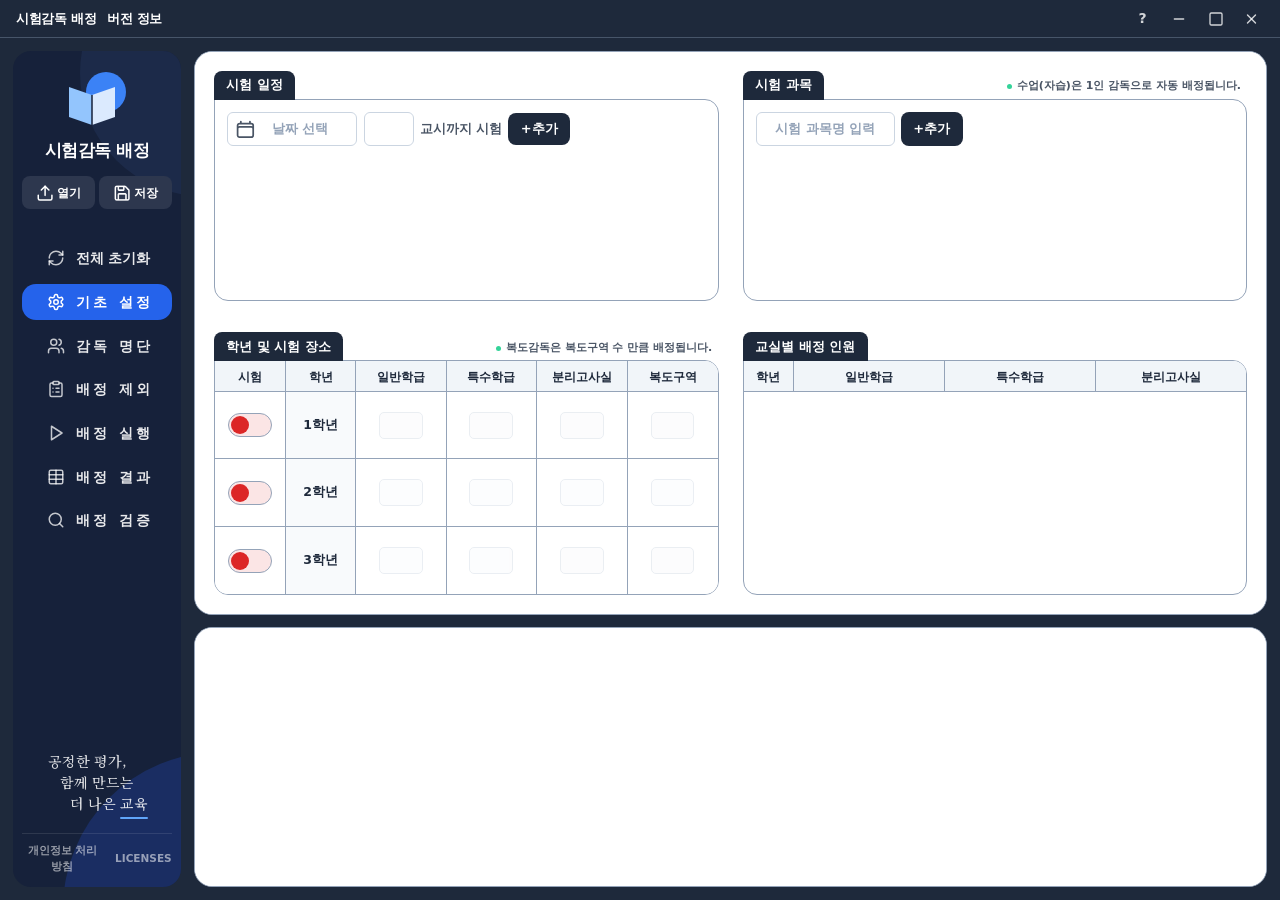
<file: src/index.html>
<!DOCTYPE html>
<html lang="ko">
<head>
    <meta charset="UTF-8">
    <title>시험감독 배정</title>
    <!-- Tailwind 런타임(로컬 사본). 오프라인에서도 동작하고, JS 에서 조합한 클래스명도 처리한다. -->
    <script src="tailwind.min.js"></script>
    <link rel="stylesheet" href="flatpickr.min.css">

    <script>
        // 색상 램프는 :root 의 CSS 변수 하나만 고치면 전체에 반영된다.
        // rgb(var(--x) / <alpha-value>) 형태라 bg-brand-600/80 같은 투명도 지정도 동작한다.
        const ramp = (name, steps) => Object.fromEntries(
            steps.map(s => [s, `rgb(var(--${name}-${s}) / <alpha-value>)`])
        );
        tailwind.config = {
            theme: {
                extend: {
                    colors: {
                        brand: ramp('brand', [50, 100, 200, 300, 400, 500, 600, 700, 800, 900, 950]),
                        surface: ramp('surface', [0, 50, 100, 200, 300]),
                        chrome: {
                            DEFAULT: 'rgb(var(--chrome) / <alpha-value>)',
                            hover: 'rgb(var(--chrome-hover) / <alpha-value>)',
                            border: 'rgb(var(--chrome-border) / <alpha-value>)',
                            soft: 'rgb(var(--chrome-soft) / <alpha-value>)',
                            'soft-hover': 'rgb(var(--chrome-soft-hover) / <alpha-value>)',
                        },
                        line: 'rgb(var(--line) / <alpha-value>)',
                        'text-main': 'rgb(var(--text-main) / <alpha-value>)',
                        'chrome-text': 'rgb(var(--chrome-text) / <alpha-value>)',
                        'brand-text': 'rgb(var(--brand-text) / <alpha-value>)',
                        head: 'rgb(var(--head) / <alpha-value>)',
                        stone: 'rgb(var(--stone) / <alpha-value>)',
                        pebble: 'rgb(var(--pebble) / <alpha-value>)',
                        // 마커 팔레트 — 범주(학년/역할/상태)를 색으로 구분하는 데만 쓴다.
                        teal:   'rgb(var(--teal) / <alpha-value>)',
                        coral:  'rgb(var(--coral) / <alpha-value>)',
                        amber:  'rgb(var(--amber) / <alpha-value>)',
                        orchid: 'rgb(var(--orchid) / <alpha-value>)',
                        // 파스텔 워시 — 부드러운 배경 틴트
                        mint:     'rgb(var(--mint) / <alpha-value>)',
                        peach:    'rgb(var(--peach) / <alpha-value>)',
                        lavender: 'rgb(var(--lavender) / <alpha-value>)',
                        'teal-mist': 'rgb(var(--teal-mist) / <alpha-value>)',
                    },
                    // 반경: 버튼·입력·내비 8px, 작은 카드 14px, 큰 카드/블록 18px, 태그만 알약.
                    // 기존 마크업의 rounded-lg / xl / 2xl 이 그대로 이 값에 떨어진다.
                    borderRadius: {
                        sm: '4px', md: '6px', lg: '8px', xl: '14px', '2xl': '18px', '3xl': '18px',
                    },
                    fontFamily: {
                        sans: ['haffer', 'Inter', 'General Sans', 'Geist', 'Pretendard Variable',
                               'Pretendard', '-apple-system', 'BlinkMacSystemFont', 'system-ui',
                               'Segoe UI', 'Apple SD Gothic Neo', 'Noto Sans KR', 'Malgun Gothic', 'sans-serif'],
                        mono: ['ui-monospace', 'JetBrains Mono', 'SFMono-Regular', 'Menlo', 'Consolas', 'monospace'],
                    },
                }
            }
        }
    </script>

    <link rel="stylesheet" href="app.css">
</head>
<body class="h-[calc(var(--vh)*100)] flex flex-col bg-chrome text-text-main text-[14px] overflow-hidden">

    <!-- ── 아이콘 스프라이트 (lucide) ───────────────────────────────────────
         <svg class="w-4 h-4"><use href="#i-이름"/></svg> 형태로 재사용한다. -->
    <svg style="display:none" aria-hidden="true">
        <defs>
            <g id="i-base" fill="none" stroke="currentColor" stroke-width="2" stroke-linecap="round" stroke-linejoin="round"></g>
        </defs>
        <symbol id="i-minus" viewBox="0 0 24 24" fill="none" stroke="currentColor" stroke-width="2" stroke-linecap="round" stroke-linejoin="round"><line x1="5" x2="19" y1="12" y2="12"/></symbol>
        <symbol id="i-square" viewBox="0 0 24 24" fill="none" stroke="currentColor" stroke-width="2" stroke-linecap="round" stroke-linejoin="round"><rect width="18" height="18" x="3" y="3" rx="2"/></symbol>
        <symbol id="i-x" viewBox="0 0 24 24" fill="none" stroke="currentColor" stroke-width="2" stroke-linecap="round" stroke-linejoin="round"><path d="M18 6 6 18"/><path d="m6 6 12 12"/></symbol>
        <symbol id="i-save" viewBox="0 0 24 24" fill="none" stroke="currentColor" stroke-width="2" stroke-linecap="round" stroke-linejoin="round"><path d="M15.2 3a2 2 0 0 1 1.4.6l3.8 3.8a2 2 0 0 1 .6 1.4V19a2 2 0 0 1-2 2H5a2 2 0 0 1-2-2V5a2 2 0 0 1 2-2z"/><path d="M17 21v-7a1 1 0 0 0-1-1H8a1 1 0 0 0-1 1v7"/><path d="M7 3v4a1 1 0 0 0 1 1h7"/></symbol>
        <symbol id="i-upload" viewBox="0 0 24 24" fill="none" stroke="currentColor" stroke-width="2" stroke-linecap="round" stroke-linejoin="round"><path d="M21 15v4a2 2 0 0 1-2 2H5a2 2 0 0 1-2-2v-4"/><polyline points="17 8 12 3 7 8"/><line x1="12" x2="12" y1="3" y2="15"/></symbol>
        <symbol id="i-download" viewBox="0 0 24 24" fill="none" stroke="currentColor" stroke-width="2" stroke-linecap="round" stroke-linejoin="round"><path d="M21 15v4a2 2 0 0 1-2 2H5a2 2 0 0 1-2-2v-4"/><polyline points="7 10 12 15 17 10"/><line x1="12" x2="12" y1="15" y2="3"/></symbol>
        <symbol id="i-trash" viewBox="0 0 24 24" fill="none" stroke="currentColor" stroke-width="2" stroke-linecap="round" stroke-linejoin="round"><path d="M3 6h18"/><path d="M19 6v14c0 1-1 2-2 2H7c-1 0-2-1-2-2V6"/><path d="M8 6V4c0-1 1-2 2-2h4c1 0 2 1 2 2v2"/><line x1="10" x2="10" y1="11" y2="17"/><line x1="14" x2="14" y1="11" y2="17"/></symbol>
        <symbol id="i-zap" viewBox="0 0 24 24" fill="none" stroke="currentColor" stroke-width="2" stroke-linecap="round" stroke-linejoin="round"><path d="M9.813 15.904 9 18.75l-.813-2.846a4.5 4.5 0 0 0-3.09-3.09L2.25 12l2.846-.813a4.5 4.5 0 0 0 3.09-3.09L9 5.25l.813 2.846a4.5 4.5 0 0 0 3.09 3.09L15.75 12l-2.846.813a4.5 4.5 0 0 0-3.09 3.09ZM18.259 8.715 18 9.75l-.259-1.035a3.375 3.375 0 0 0-2.455-2.456L14.25 6l1.036-.259a3.375 3.375 0 0 0 2.455-2.456L18 2.25l.259 1.035a3.375 3.375 0 0 0 2.456 2.456L21.75 6l-1.035.259a3.375 3.375 0 0 0-2.456 2.456Z"/></symbol>
        <symbol id="i-settings" viewBox="0 0 24 24" fill="none" stroke="currentColor" stroke-width="2" stroke-linecap="round" stroke-linejoin="round"><path d="M12.22 2h-.44a2 2 0 0 0-2 2v.18a2 2 0 0 1-1 1.73l-.43.25a2 2 0 0 1-2 0l-.15-.08a2 2 0 0 0-2.73.73l-.22.38a2 2 0 0 0 .73 2.73l.15.1a2 2 0 0 1 1 1.72v.51a2 2 0 0 1-1 1.74l-.15.09a2 2 0 0 0-.73 2.73l.22.38a2 2 0 0 0 2.73.73l.15-.08a2 2 0 0 1 2 0l.43.25a2 2 0 0 1 1 1.73V20a2 2 0 0 0 2 2h.44a2 2 0 0 0 2-2v-.18a2 2 0 0 1 1-1.73l.43-.25a2 2 0 0 1 2 0l.15.08a2 2 0 0 0 2.73-.73l.22-.39a2 2 0 0 0-.73-2.73l-.15-.08a2 2 0 0 1-1-1.74v-.5a2 2 0 0 1 1-1.74l.15-.09a2 2 0 0 0 .73-2.73l-.22-.38a2 2 0 0 0-2.73-.73l-.15.08a2 2 0 0 1-2 0l-.43-.25a2 2 0 0 1-1-1.73V4a2 2 0 0 0-2-2z"/><circle cx="12" cy="12" r="3"/></symbol>
        <symbol id="i-sliders" viewBox="0 0 24 24" fill="none" stroke="currentColor" stroke-width="2" stroke-linecap="round" stroke-linejoin="round"><line x1="21" x2="14" y1="4" y2="4"/><line x1="10" x2="3" y1="4" y2="4"/><line x1="21" x2="12" y1="12" y2="12"/><line x1="8" x2="3" y1="12" y2="12"/><line x1="21" x2="16" y1="20" y2="20"/><line x1="12" x2="3" y1="20" y2="20"/><line x1="14" x2="14" y1="2" y2="6"/><line x1="8" x2="8" y1="10" y2="14"/><line x1="16" x2="16" y1="18" y2="22"/></symbol>
        <symbol id="i-clipboard-check" viewBox="0 0 24 24" fill="none" stroke="currentColor" stroke-width="2" stroke-linecap="round" stroke-linejoin="round"><rect width="8" height="4" x="8" y="2" rx="1" ry="1"/><path d="M16 4h2a2 2 0 0 1 2 2v14a2 2 0 0 1-2 2H6a2 2 0 0 1-2-2V6a2 2 0 0 1 2-2h2"/><path d="m9 14 2 2 4-4"/></symbol>
        <symbol id="i-clipboard-list" viewBox="0 0 24 24" fill="none" stroke="currentColor" stroke-width="2" stroke-linecap="round" stroke-linejoin="round"><rect width="8" height="4" x="8" y="2" rx="1" ry="1"/><path d="M16 4h2a2 2 0 0 1 2 2v14a2 2 0 0 1-2 2H6a2 2 0 0 1-2-2V6a2 2 0 0 1 2-2h2"/><path d="M12 11h4"/><path d="M12 16h4"/><path d="M8 11h.01"/><path d="M8 16h.01"/></symbol>
        <symbol id="i-chevron-down" viewBox="0 0 24 24" fill="none" stroke="currentColor" stroke-width="2.5" stroke-linecap="round" stroke-linejoin="round"><path d="m6 9 6 6 6-6"/></symbol>
        <symbol id="i-check-circle" viewBox="0 0 24 24" fill="none" stroke="currentColor" stroke-width="2" stroke-linecap="round" stroke-linejoin="round"><path d="M22 11.08V12a10 10 0 1 1-5.93-9.14"/><polyline points="22 4 12 14.01 9 11.01"/></symbol>
        <symbol id="i-alert" viewBox="0 0 24 24" fill="none" stroke="currentColor" stroke-width="2" stroke-linecap="round" stroke-linejoin="round"><path d="m21.73 18-8-14a2 2 0 0 0-3.48 0l-8 14A2 2 0 0 0 4 21h16a2 2 0 0 0 1.73-3"/><path d="M12 9v4"/><path d="M12 17h.01"/></symbol>
        <symbol id="i-plus" viewBox="0 0 24 24" fill="none" stroke="currentColor" stroke-width="2.5" stroke-linecap="round" stroke-linejoin="round"><path d="M5 12h14"/><path d="M12 5v14"/></symbol>
        <symbol id="i-file-spreadsheet" viewBox="0 0 24 24" fill="none" stroke="currentColor" stroke-width="2" stroke-linecap="round" stroke-linejoin="round"><path d="M15 2H6a2 2 0 0 0-2 2v16a2 2 0 0 0 2 2h12a2 2 0 0 0 2-2V7Z"/><path d="M14 2v4a2 2 0 0 0 2 2h4"/><path d="M8 13h2m4 0h2M8 17h2m4 0h2"/></symbol>
        <symbol id="i-calendar-grid" viewBox="0 0 24 24" fill="none" stroke="currentColor" stroke-width="2" stroke-linecap="round" stroke-linejoin="round"><rect x="3" y="4" width="18" height="17" rx="2"/><path d="M16 2v4M8 2v4M3 9h18"/><path d="M8 13h.01M12 13h.01M16 13h.01M8 17h.01M12 17h.01M16 17h.01" stroke-width="2.6"/></symbol>
        <symbol id="i-users" viewBox="0 0 24 24" fill="none" stroke="currentColor" stroke-width="2" stroke-linecap="round" stroke-linejoin="round"><path d="M16 21v-2a4 4 0 0 0-4-4H6a4 4 0 0 0-4 4v2"/><circle cx="9" cy="7" r="4"/><path d="M22 21v-2a4 4 0 0 0-3-3.87"/><path d="M16 3.13a4 4 0 0 1 0 7.75"/></symbol>
        <symbol id="i-play" viewBox="0 0 24 24" fill="none" stroke="currentColor" stroke-width="2" stroke-linecap="round" stroke-linejoin="round"><polygon points="6 3 20 12 6 21 6 3"/></symbol>
        <symbol id="i-table" viewBox="0 0 24 24" fill="none" stroke="currentColor" stroke-width="2" stroke-linecap="round" stroke-linejoin="round"><rect width="18" height="18" x="3" y="3" rx="2"/><path d="M3 9h18"/><path d="M3 15h18"/><path d="M12 3v18"/></symbol>
        <symbol id="i-refresh" viewBox="0 0 24 24" fill="none" stroke="currentColor" stroke-width="2" stroke-linecap="round" stroke-linejoin="round"><path d="M3 12a9 9 0 0 1 9-9 9.75 9.75 0 0 1 6.74 2.74L21 8"/><path d="M21 3v5h-5"/><path d="M21 12a9 9 0 0 1-9 9 9.75 9.75 0 0 1-6.74-2.74L3 16"/><path d="M8 16H3v5"/></symbol>
        <symbol id="i-rocket" viewBox="0 0 24 24" fill="none" stroke="currentColor" stroke-width="2" stroke-linecap="round" stroke-linejoin="round"><path d="M4.5 16.5c-1.5 1.26-2 5-2 5s3.74-.5 5-2c.71-.84.7-2.13-.09-2.91a2.18 2.18 0 0 0-2.91 0z"/><path d="m12 15-3-3a22 22 0 0 1 2-3.95A12.88 12.88 0 0 1 22 2c0 2.72-.78 7.5-6 11a22.35 22.35 0 0 1-4 2z"/><path d="M9 12H4s.55-3.03 2-4c1.62-1.08 5 0 5 0"/><path d="M12 15v5s3.03-.55 4-2c1.08-1.62 0-5 0-5"/></symbol>
        <symbol id="i-search" viewBox="0 0 24 24" fill="none" stroke="currentColor" stroke-width="2" stroke-linecap="round" stroke-linejoin="round"><circle cx="11" cy="11" r="8"/><path d="m21 21-4.3-4.3"/></symbol>
        <symbol id="i-swap" viewBox="0 0 24 24" fill="none" stroke="currentColor" stroke-width="2" stroke-linecap="round" stroke-linejoin="round"><path d="M8 3 4 7l4 4"/><path d="M4 7h16"/><path d="m16 21 4-4-4-4"/><path d="M20 17H4"/></symbol>
        <symbol id="i-info" viewBox="0 0 24 24" fill="none" stroke="currentColor" stroke-width="2" stroke-linecap="round" stroke-linejoin="round"><circle cx="12" cy="12" r="10"/><path d="M12 16v-4"/><path d="M12 8h.01"/></symbol>
    </svg>

    <!-- ── 커스텀 타이틀바 (frameless 창) ─────────────────────────────── -->
    <div id="titlebar"
         class="pywebview-drag-region sky text-chrome-text px-4 py-[8px] flex justify-between items-center text-[13px] flex-shrink-0 z-30">
        <span class="font-bold tracking-tight flex items-center gap-2">
            시험감독 배정 <button id="app-version" type="button" title="프로그램 정보 및 업데이트 확인" onclick="openAboutModal()" class="cursor-pointer rounded px-1.5 hover:bg-white/15" style="-webkit-app-region:no-drag">버전 정보</button>
            <!-- 새 버전이 있을 때만 보인다 (shell.js check_update) -->
            <button id="btn-update" type="button" class="hidden px-2 py-0.5 rounded-md bg-[#2563EB] hover:bg-[#1D4ED8] text-white text-[11.5px] font-bold cursor-pointer transition-colors">업데이트</button>
        </span>
        <div class="flex items-center space-x-4">
            <button id="btn-tour" title="사용 안내 다시 보기" onclick="startTour()" class="w-6 h-6 flex items-center justify-center text-chrome-text/80 hover:text-chrome-text rounded-md cursor-pointer transition-colors font-bold text-[14px]">?</button>
            <button id="win-min" title="최소화" class="w-6 h-6 flex items-center justify-center text-chrome-text/80 hover:text-chrome-text rounded-md cursor-pointer transition-colors">
                <svg class="w-4 h-4"><use href="#i-minus"/></svg>
            </button>
            <button id="win-max" title="최대화" class="w-6 h-6 flex items-center justify-center text-chrome-text/80 hover:text-chrome-text rounded-md cursor-pointer transition-colors">
                <svg style="width:14.6px;height:14.6px"><use href="#i-square"/></svg>
            </button>
            <button id="win-close" title="닫기" class="w-6 h-6 flex items-center justify-center text-chrome-text/80 hover:text-white rounded-md cursor-pointer transition-colors">
                <svg class="w-4 h-4 -translate-x-[0.5px]"><use href="#i-x"/></svg>
            </button>
        </div>
    </div>

    <div class="flex-grow overflow-hidden p-[13px] flex space-x-[13px]">

        <!-- ── 좌측 사이드바: 짙은 남색 배경 + 로고 / 열기·저장 / 메뉴 / 문구 ────── -->
        <div id="sidebar" class="w-[168px] flex-shrink-0 rounded-2xl relative bg-[#16213A] text-white">
            <!-- 배경 도형: 오른쪽 위·아래에 가장자리가 또렷한 큰 원 하나씩.
                 사이드바 자체는 잘라내지 않아야 열기·저장 말풍선이 밖으로 나올 수 있으므로 도형 상자만 자른다. -->
            <div class="absolute inset-0 overflow-hidden rounded-2xl pointer-events-none">
            <svg class="absolute top-0 right-0 pointer-events-none" width="168" height="150" viewBox="0 0 168 150" aria-hidden="true">
                <circle cx="190" cy="22" r="123" fill="#1C2A49"/>
            </svg>
            <svg class="absolute bottom-0 right-0 pointer-events-none" width="168" height="180" viewBox="0 0 168 180" aria-hidden="true">
                <circle cx="207" cy="202" r="157" fill="#1E3A8A" opacity=".5"/>
            </svg>
            </div>

            <div class="relative h-full flex flex-col px-3 pt-5 pb-4 min-h-0">
                <!-- 로고 & 이름 -->
                <svg class="w-[76px] h-[64px] mx-auto mb-2.5 flex-shrink-0" viewBox="0 0 76 64" aria-hidden="true">
                    <circle cx="47" cy="25" r="20" fill="#3B82F6"/>
                    <path d="M10 20 L33 28 L33 58 L10 50 Z" fill="#93C5FD"/>
                    <path d="M33 28 L56 20 L56 50 L33 58 Z" fill="#DBEAFE"/>
                    <path d="M33 28 V58" stroke="#16213A" stroke-width="1.5"/>
                </svg>
                <div class="text-center text-[17px] font-bold tracking-tight flex-shrink-0 mb-4">시험감독 배정</div>

                <div id="data-card" class="relative z-20 flex-shrink-0 mb-10">
                    <!-- 열기 / 저장 -->
                    <div class="grid grid-cols-2 gap-1.5">
                    <!-- 열기 -->
                    <div class="btn-tooltip-wrapper relative w-full">
                        <button id="btn-global-load"
                                class="w-full py-2 px-1.5 flex items-center justify-center gap-1 rounded-lg border border-transparent bg-[#2D374E] hover:bg-[#3B4559] text-white font-bold text-[12px] transition-all cursor-pointer">
                            <svg class="w-3.5 h-3.5 flex-shrink-0"><use href="#i-upload"/></svg>
                            <span>열기</span>
                        </button>
                        <!-- 위쪽 말풍선 툴팁 -->
                        <div class="tooltip-bubble flex flex-col items-center">
                            <div class="bg-white text-[#1E293B] text-[11px] font-bold px-2.5 py-1 rounded-md">
                                배정 데이터 열기
                            </div>
                            <div class="w-0 h-0 border-x-4 border-x-transparent border-t-4 border-t-white -mt-[0.5px]"></div>
                        </div>
                    </div>
                    <!-- 저장 -->
                    <div class="btn-tooltip-wrapper relative w-full">
                        <button id="btn-global-save"
                                class="w-full py-2 px-1.5 flex items-center justify-center gap-1 rounded-lg border border-transparent bg-[#2D374E] hover:bg-[#3B4559] text-white font-bold text-[12px] transition-all cursor-pointer">
                            <svg width="18.2" height="18.2" viewBox="0 0 256 256" aria-hidden="true" class="w-3.5 h-3.5 flex-shrink-0"><image href="save-icon.png" width="256" height="256"/></svg>
                            <span>저장</span>
                        </button>
                        <!-- 위쪽 말풍선 툴팁 -->
                        <div class="tooltip-bubble flex flex-col items-center">
                            <div class="bg-white text-[#1E293B] text-[11px] font-bold px-2.5 py-1 rounded-md">
                                배정 데이터 저장
                            </div>
                            <div class="w-0 h-0 border-x-4 border-x-transparent border-t-4 border-t-white -mt-[0.5px]"></div>
                        </div>
                    </div>

                    </div>
                </div>

                <!-- 메뉴 (shell.js 의 renderSidebar 가 채운다) -->
                <nav id="sidebar-nav" class="flex-1 min-h-0 space-y-2.5 overflow-y-auto"></nav>

                <!-- 아래 문구: 창이 낮으면 index.html 의 #sidebar-motto 규칙으로 숨긴다 -->
                <div id="sidebar-motto" class="flex-shrink-0 pt-3 mb-6">
                    <p class="text-[14px] leading-[1.5] text-white/85 text-center"><span style="display:block;transform:translateX(-10px)">공정한 평가,</span><span style="display:block">함께 만드는</span><span style="display:block;transform:translateX(12px)">더 나은 <span class="relative inline-block">교육<span class="absolute left-0 right-0 -bottom-1.5 h-[2px] rounded bg-[#60A5FA]"></span></span></span></p>
                </div>

                <!-- 맨 아래 법적 안내 링크 -->
                <div id="sidebar-legal" class="flex-shrink-0 border-t border-white/10 pt-3 flex justify-center gap-4">
                    <button id="sidebar-privacy" type="button" onclick="openPrivacyModal()">개인정보 처리방침</button>
                    <button id="sidebar-license" type="button" onclick="openLicenseModal()">LICENSES</button>
                </div>
            </div>
        </div>

        <!-- ── 콘텐츠 패널 ──────────────── -->
        <div class="flex-grow min-w-0 flex flex-col gap-4 relative z-10 h-full overflow-hidden">

            <!-- [상단 메인 프레임 패널] 기본 설정 등 메인 탭 콘텐츠 -->
            <div class="bg-surface-0 flex-1 min-h-0 rounded-2xl border border-line card-elev overflow-hidden flex flex-col">

                <!-- 기본 설정 -->
                <section id="tab-config" class="tab-content h-full flex flex-col">

                    <div class="flex-1 overflow-auto bg-surface-0 p-6">
                        <input type="hidden" id="exam-name" value="">

                        <div class="max-w-[1400px] w-full mx-auto min-h-full flex flex-col gap-10">
                            <!-- 1행: 고사일정 (좌) & 시험 과목 (우) -->
                            <div class="grid grid-cols-2 gap-x-[24px] gap-y-10 flex-auto">

                                <!-- 고사 일정 및 교시 설정 카드 -->
                                <div class="flex flex-col h-full">
                                    <div class="inline-flex items-center bg-[#1E293B] text-white px-4 py-1.5 rounded-t-lg font-bold text-[13px] self-start z-10 mb-[calc(var(--hair)*-1)]">
                                        시험 일정
                                    </div>
                                    <div class="bg-surface-0 border border-line rounded-b-xl rounded-tr-xl overflow-visible shadow-sm flex flex-col flex-1 p-4">
                                        <div class="flex items-center gap-2 mb-3">
                                            <div id="date-input-wrapper" class="relative flex items-center">
                                                <svg class="absolute left-2.5 w-4 h-4 text-stone pointer-events-none z-10" xmlns="http://www.w3.org/2000/svg" fill="none" viewBox="0 0 24 24" stroke-width="2" stroke="currentColor"><path stroke-linecap="round" stroke-linejoin="round" d="M6.75 3v2.25M17.25 3v2.25M3 18.75V7.5a2.25 2.25 0 0 1 2.25-2.25h13.5A2.25 2.25 0 0 1 21 7.5v11.25m-18 0A2.25 2.25 0 0 0 5.25 21h13.5A2.25 2.25 0 0 0 21 18.75m-18 0V11.25A2.25 2.25 0 0 1 5.25 9h13.5A2.25 2.25 0 0 1 21 11.25v7.5"/></svg>
                                                <input type="text" id="new-date" class="fld pl-8 pr-3 py-2 text-[13px] font-bold cursor-pointer text-center" placeholder="날짜 선택" readonly>
                                            </div>
                                            <input type="number" id="daily-periods" class="fld hide-spin w-16 px-2 py-2 text-[13px] font-bold text-center" min="1" max="7" value="">
                                            <span class="font-bold text-[12.5px] text-stone">교시까지 시험</span>
                                            <button id="btn-add-date" class="px-4 py-2 bg-brand-600 hover:bg-brand-700 text-brand-text font-bold rounded-lg text-[13px] shadow-sm cursor-pointer transition-colors">+추가</button>
                                        </div>
                                        <div id="date-list" class="flex flex-wrap gap-1.5 min-h-[32px]"></div>
                                    </div>
                                </div>

                                <!-- 시험 과목 카드 -->
                                <div class="flex flex-col h-full">
                                    <div class="flex items-end justify-between mb-[calc(var(--hair)*-1)] relative z-10">
                                        <div class="inline-flex items-center bg-[#1E293B] text-white px-4 py-1.5 rounded-t-lg font-bold text-[13px]">
                                            시험 과목
                                        </div>
                                        <span class="flex items-center gap-1.5 pr-2 pb-1.5 text-[11px] font-semibold text-stone">
                                            <span class="w-1.5 h-1.5 rounded-full bg-emerald-400 flex-shrink-0"></span>
                                            수업(자습)은 1인 감독으로 자동 배정됩니다.
                                        </span>

                                    </div>
                                    <div class="bg-surface-0 border border-line rounded-b-xl rounded-tr-xl overflow-hidden shadow-sm flex flex-col flex-1 p-4">
                                        <div class="flex gap-2 mb-3">
                                            <input type="text" id="new-subject" class="fld px-3 py-2 text-[13px] font-bold" placeholder="시험 과목명 입력">
                                            <button id="btn-add-subject" class="px-4 py-2 bg-brand-600 hover:bg-brand-700 text-brand-text font-bold rounded-lg text-[13px] shadow-sm cursor-pointer transition-colors">+추가</button>
                                        </div>
                                        <div id="subject-list" class="flex flex-wrap gap-1.5 min-h-[32px]"></div>
                                    </div>
                                </div>
                            </div>

                            <!-- 2행: 학년 및 시험 장소 / 교실별 배정 인원 -->
                            <div class="grid grid-cols-2 gap-x-[24px] gap-y-10 flex-auto">

                                <!-- 학년 및 시험장소 카드 (카드 자체가 표) -->
                                <div class="flex flex-col h-full">
                                    <div class="flex items-end justify-between mb-[calc(var(--hair)*-1)] relative z-10">
                                        <div class="inline-flex items-center bg-[#1E293B] text-white px-4 py-1.5 rounded-t-lg font-bold text-[13px]">
                                            학년 및 시험 장소
                                        </div>
                                        <span class="flex items-center gap-1.5 pr-2 pb-1.5 text-[11px] font-semibold text-stone">
                                            <span class="w-1.5 h-1.5 rounded-full bg-emerald-400 flex-shrink-0"></span>
                                            복도감독은 복도구역 수 만큼 배정됩니다.
                                        </span>
                                    </div>
                                    <div class="bg-surface-0 border border-line rounded-b-xl rounded-tr-xl overflow-hidden shadow-sm flex flex-col flex-1">
                                        <div id="exam-place-frame" class="overflow-hidden flex-1 relative">
                                            <table class="w-full h-full text-center text-[12.5px] border-collapse">
                                                <thead class="bg-surface-100 text-text-main font-bold text-[12px]">
                                                    <tr><th class="w-12 p-2 border border-line bg-surface-100">시험</th><th class="w-16 p-2 border border-line bg-surface-100">학년</th><th class="w-[18%] p-2 border border-line bg-surface-100">일반학급</th><th class="w-[18%] p-2 border border-line bg-surface-100">특수학급</th><th class="w-[18%] p-2 border border-line bg-surface-100">분리고사실</th><th class="w-[18%] p-2 border border-line bg-surface-100">복도구역</th></tr>
                                                </thead>
                                                <tbody class="bg-surface-0">
                                                    <tr id="grade-row-1" class="grade-row-disabled">
                                                        <td class="p-1 border border-line"><div class="flex justify-center"><div class="grade-toggle" id="grade-1" data-grade="1"></div></div></td>
                                                        <td class="bg-surface-50 font-bold p-1 border border-line">1학년</td>
                                                        <td class="p-1 border border-line"><input type="number" id="class-count-1" class="fld w-14 p-1 text-center hide-spin" min="1" max="20" value="" disabled></td>
                                                        <td class="p-1 border border-line"><input type="number" id="sp-count-1" class="fld w-14 p-1 text-center hide-spin" min="0" max="10" value="" disabled></td>
                                                        <td class="p-1 border border-line"><input type="number" id="sep-count-1" class="fld w-14 p-1 text-center hide-spin" min="0" max="10" value="" disabled></td>
                                                        <td class="p-1 border border-line"><input type="number" id="hw-count-1" class="fld w-14 p-1 text-center hide-spin" min="0" max="10" value="" disabled></td>
                                                    </tr>
                                                    <tr id="grade-row-2" class="grade-row-disabled">
                                                        <td class="p-1 border border-line"><div class="flex justify-center"><div class="grade-toggle" id="grade-2" data-grade="2"></div></div></td>
                                                        <td class="bg-surface-50 font-bold p-1 border border-line">2학년</td>
                                                        <td class="p-1 border border-line"><input type="number" id="class-count-2" class="fld w-14 p-1 text-center hide-spin" min="1" max="20" value="" disabled></td>
                                                        <td class="p-1 border border-line"><input type="number" id="sp-count-2" class="fld w-14 p-1 text-center hide-spin" min="0" max="10" value="" disabled></td>
                                                        <td class="p-1 border border-line"><input type="number" id="sep-count-2" class="fld w-14 p-1 text-center hide-spin" min="0" max="10" value="" disabled></td>
                                                        <td class="p-1 border border-line"><input type="number" id="hw-count-2" class="fld w-14 p-1 text-center hide-spin" min="0" max="10" value="" disabled></td>
                                                    </tr>
                                                    <tr id="grade-row-3" class="grade-row-disabled">
                                                        <td class="p-1 border border-line"><div class="flex justify-center"><div class="grade-toggle" id="grade-3" data-grade="3"></div></div></td>
                                                        <td class="bg-surface-50 font-bold p-1 border border-line">3학년</td>
                                                        <td class="p-1 border border-line"><input type="number" id="class-count-3" class="fld w-14 p-1 text-center hide-spin" min="1" max="20" value="" disabled></td>
                                                        <td class="p-1 border border-line"><input type="number" id="sp-count-3" class="fld w-14 p-1 text-center hide-spin" min="0" max="10" value="" disabled></td>
                                                        <td class="p-1 border border-line"><input type="number" id="sep-count-3" class="fld w-14 p-1 text-center hide-spin" min="0" max="10" value="" disabled></td>
                                                        <td class="p-1 border border-line"><input type="number" id="hw-count-3" class="fld w-14 p-1 text-center hide-spin" min="0" max="10" value="" disabled></td>
                                                    </tr>
                                                </tbody>
                                            </table>
                                            <div id="exam-place-guide" hidden>
                                                <p>실제 시험 보는 장소의 수를 입력합니다.</p>
                                                <button id="exam-place-enter" type="button">입력 시작하기</button>
                                            </div>
                                        </div>
                                    </div>
                                </div>

                                <!-- 교실별 배정 인원 카드 -->
                                <div class="flex flex-col h-full">
                                    <div class="flex items-end justify-between mb-[calc(var(--hair)*-1)] relative z-10">
                                        <div class="inline-flex items-center bg-[#1E293B] text-white px-4 py-1.5 rounded-t-lg font-bold text-[13px]">
                                            교실별 배정 인원
                                        </div>

                                    </div>
                                    <div class="bg-surface-0 border border-line rounded-b-xl rounded-tr-xl overflow-hidden shadow-sm flex flex-col flex-1">
                                        <div class="overflow-hidden flex-1">
                                        <table class="w-full h-full text-center text-[12.5px] border-collapse table-fixed" id="rules-invig-table">
                                            <thead class="bg-surface-100 text-text-main font-bold text-[12px]">
                                                <tr><th class="w-16 p-2 border border-line bg-surface-100">학년</th><th class="p-2 border border-line bg-surface-100">일반학급</th><th class="p-2 border border-line bg-surface-100">특수학급</th><th class="p-2 border border-line bg-surface-100">분리고사실</th></tr>
                                            </thead>
                                            <tbody id="rules-invig-body" class="bg-surface-0"></tbody>
                                        </table>
                                        </div>
                                    </div>
                                </div>
                            </div>
                        </div>
                    </div>
                </section>



            <!-- 감독 명단 -->
            <section id="tab-teachers" class="tab-content hidden h-full flex flex-col">
                <div class="px-5 py-2.5 bg-[#1E293B] text-white border-b border-[#1E293B] flex items-center justify-between flex-shrink-0">
                    <div class="flex items-center" style="gap:calc(0.5rem + 4px)">
                        <button id="btn-download-template" class="inline-flex items-center justify-center gap-1.5 px-[13px] h-9 border border-[#15803D] bg-[#16834A] text-white hover:bg-[#166534] font-bold rounded-lg text-[13px] shadow-sm cursor-pointer transition-colors">
                            <svg class="w-3.5 h-3.5"><use href="#i-file-spreadsheet"/></svg> 감독명단 양식
                        </button>
                        <button id="btn-upload-csv" class="inline-flex items-center justify-center gap-1.5 px-[13px] h-9 border border-white/25 bg-white/10 text-white hover:bg-white/20 font-bold rounded-lg text-[13px] shadow-sm cursor-pointer transition-colors">
                            <svg class="w-3.5 h-3.5"><use href="#i-upload"/></svg> 명단 불러오기
                        </button>
                        <button id="btn-add-teacher" class="inline-flex items-center justify-center gap-1.5 px-[13px] h-9 border border-white/25 bg-white/10 text-white hover:bg-white/20 font-bold rounded-lg text-[13px] shadow-sm cursor-pointer transition-colors">
                            <svg class="w-3.5 h-3.5"><use href="#i-plus"/></svg> 감독인원 추가
                        </button>
                    </div>
                    <button id="btn-clear-teachers" class="inline-flex items-center justify-center gap-1.5 px-[15px] h-9 bg-[#F04A4A] hover:bg-[#D93838] text-white font-bold rounded-lg text-[13px] shadow-sm cursor-pointer transition-colors border border-transparent">
                        <svg class="w-3.5 h-3.5 text-white"><use href="#i-trash"/></svg> 초기화
                    </button>
                </div>
                <div class="flex-1 min-h-0 flex flex-col">
                    <div id="teacher-list-header" class="flex-shrink-0 bg-[#F1F5F9]">
                        <table class="w-full text-center table-fixed text-[13px]">
                        <colgroup>
                            <col class="w-10">
                            <col class="w-[88px]">
                            <col class="w-[88px]">
                            <col class="w-[88px]">
                            <col class="w-[88px]">
                            <col data-role="isSub" class="w-[88px]">
                            <col data-role="isClass1" class="w-[96px]">
                            <col data-role="isClass2" class="w-[96px]">
                            <col data-role="isClass3" class="w-[96px]">
                            <col data-role="isHallway" class="w-[88px]">
                            <col data-role="isSeparated" class="w-[88px]">
                            <col data-role="isSpecial" class="w-[88px]">
                            <col>
                            <col class="w-14">
                        </colgroup>
                        <thead class="bg-[#F1F5F9] text-text-main font-bold text-[13px] sticky top-0 z-20 sticky-head">
                            <tr>
                                <th>순</th>
                                <th>이름</th>
                                <th>담당교과</th>
                                <th>담임학급</th>
                                <th>정감독<button type="button" class="role-menu-btn" aria-haspopup="menu" aria-expanded="false" aria-controls="role-menu" onclick="openRoleMenu(event, 'isMain')" title="전체 선택/취소"><svg width="9" height="6" viewBox="0 0 9 6"><path d="M0 0h9L4.5 6z" fill="currentColor"/></svg></button></th>
                                <th data-role="isSub">부감독<button type="button" class="role-menu-btn" aria-haspopup="menu" aria-expanded="false" aria-controls="role-menu" onclick="openRoleMenu(event, 'isSub')" title="전체 선택/취소"><svg width="9" height="6" viewBox="0 0 9 6"><path d="M0 0h9L4.5 6z" fill="currentColor"/></svg></button></th>
                                <th data-role="isClass1">1학년 수업<button type="button" class="role-menu-btn" aria-haspopup="menu" aria-expanded="false" aria-controls="role-menu" onclick="openRoleMenu(event, 'isClass1')" title="전체 선택/취소"><svg width="9" height="6" viewBox="0 0 9 6"><path d="M0 0h9L4.5 6z" fill="currentColor"/></svg></button></th>
                                <th data-role="isClass2">2학년 수업<button type="button" class="role-menu-btn" aria-haspopup="menu" aria-expanded="false" aria-controls="role-menu" onclick="openRoleMenu(event, 'isClass2')" title="전체 선택/취소"><svg width="9" height="6" viewBox="0 0 9 6"><path d="M0 0h9L4.5 6z" fill="currentColor"/></svg></button></th>
                                <th data-role="isClass3">3학년 수업<button type="button" class="role-menu-btn" aria-haspopup="menu" aria-expanded="false" aria-controls="role-menu" onclick="openRoleMenu(event, 'isClass3')" title="전체 선택/취소"><svg width="9" height="6" viewBox="0 0 9 6"><path d="M0 0h9L4.5 6z" fill="currentColor"/></svg></button></th>
                                <th data-role="isHallway">복도감독<button type="button" class="role-menu-btn" aria-haspopup="menu" aria-expanded="false" aria-controls="role-menu" onclick="openRoleMenu(event, 'isHallway')" title="전체 선택/취소"><svg width="9" height="6" viewBox="0 0 9 6"><path d="M0 0h9L4.5 6z" fill="currentColor"/></svg></button></th>
                                <th data-role="isSeparated">분리감독<button type="button" class="role-menu-btn" aria-haspopup="menu" aria-expanded="false" aria-controls="role-menu" onclick="openRoleMenu(event, 'isSeparated')" title="전체 선택/취소"><svg width="9" height="6" viewBox="0 0 9 6"><path d="M0 0h9L4.5 6z" fill="currentColor"/></svg></button></th>
                                <th data-role="isSpecial">특수감독<button type="button" class="role-menu-btn" aria-haspopup="menu" aria-expanded="false" aria-controls="role-menu" onclick="openRoleMenu(event, 'isSpecial')" title="전체 선택/취소"><svg width="9" height="6" viewBox="0 0 9 6"><path d="M0 0h9L4.5 6z" fill="currentColor"/></svg></button></th>
                                <th>참고</th>
                                <th>삭제</th>
                            </tr>
                        </thead>
                        </table>
                    </div>
                    <div id="teacher-list-scroll" class="flex-1 min-h-0 overflow-auto pb-4">
                        <table class="w-full text-center table-fixed text-[13px]">
                        <colgroup>
                            <col class="w-10">
                            <col class="w-[88px]">
                            <col class="w-[88px]">
                            <col class="w-[88px]">
                            <col class="w-[88px]">
                            <col data-role="isSub" class="w-[88px]">
                            <col data-role="isClass1" class="w-[96px]">
                            <col data-role="isClass2" class="w-[96px]">
                            <col data-role="isClass3" class="w-[96px]">
                            <col data-role="isHallway" class="w-[88px]">
                            <col data-role="isSeparated" class="w-[88px]">
                            <col data-role="isSpecial" class="w-[88px]">
                            <col>
                            <col class="w-14">
                        </colgroup>
                            <tbody id="teacher-list-body" class="bg-surface-0"></tbody>
                        </table>
                    </div>
                </div>
            </section>

            <!-- 배정 제외 -->
            <section id="tab-absences" class="tab-content hidden h-full flex flex-col">
                <div id="absence-toolbar-header" class="px-5 py-2.5 bg-[#1E293B] text-white border-b border-[#1E293B] flex items-center justify-start gap-2 flex-wrap flex-shrink-0">
                    <div class="toolbar-actions">
                        <div id="brush-toolbar" class="flex items-center gap-2 flex-wrap"></div>
                        <div class="toolbar-hint-group">
                            <div class="mouse-hint" aria-label="배정 제외 입력 방법">
                                <span class="mouse-hint-action"><svg width="18" height="24" viewBox="0 0 18 24" aria-hidden="true"><rect x="1" y="1" width="16" height="22" rx="8" fill="#fff" stroke="#94A3B8" stroke-width="1.4"/><path d="M9 1.7V10H1.7V9A7.3 7.3 0 0 1 9 1.7Z" fill="#4A5565"/><path d="M1.5 10H16.5M9 1.5V10" stroke="#94A3B8" stroke-width="1.2"/></svg><span class="mouse-hint-bubble"><b>좌클릭(드래그):</b> 추가</span></span>
                                <span class="mouse-hint-action"><svg width="18" height="24" viewBox="0 0 18 24" aria-hidden="true"><rect x="1" y="1" width="16" height="22" rx="8" fill="#fff" stroke="#94A3B8" stroke-width="1.4"/><path d="M9 1.7V10H16.3V9A7.3 7.3 0 0 0 9 1.7Z" fill="#4A5565"/><path d="M1.5 10H16.5M9 1.5V10" stroke="#94A3B8" stroke-width="1.2"/></svg><span class="mouse-hint-bubble"><b>우클릭(드래그):</b> 삭제</span></span>
                            </div>
                        </div>
                    </div>
                    <div class="toolbar-action-end gap-2">
                        <!-- 주간시간표로 배정 제외 채우기 -->
                        <div class="relative flex-shrink-0">
                            <button id="btn-timetable" type="button" onclick="toggleTimetableMenu()" aria-haspopup="menu" aria-expanded="false" aria-controls="timetable-menu" class="inline-flex items-center justify-center gap-1.5 px-[15px] h-9 border border-white/25 bg-white/10 text-white hover:bg-white/20 font-bold rounded-lg text-[13px] shadow-sm cursor-pointer transition-colors">
                                <svg class="w-3.5 h-3.5"><use href="#i-calendar-grid"/></svg> 불러오기
                            </button>
                            <div id="timetable-menu" role="menu" aria-label="주간시간표 불러오기" hidden class="absolute left-0 top-[calc(100%+4px)] z-50 w-max p-1 bg-white border border-line rounded-md shadow-[0_4px_12px_#0F172A26]">
                                <button type="button" role="menuitem" onclick="importTimetable('apin')" class="flex w-full items-center gap-2 px-2.5 py-2 rounded-[3px] text-[13px] font-bold text-text-main whitespace-nowrap hover:bg-surface-100 focus-visible:bg-surface-100 outline-none cursor-pointer"><img src="apin-icon.png" alt="" class="w-4 h-4 rounded-[3px]"> 압핀 주간 시간표</button>
                                <button type="button" role="menuitem" onclick="importTimetable('comsi')" class="flex w-full items-center gap-2 px-2.5 py-2 rounded-[3px] text-[13px] font-bold text-text-main whitespace-nowrap hover:bg-surface-100 focus-visible:bg-surface-100 outline-none cursor-pointer"><img src="comsi-icon.png" alt="" class="w-4 h-4"> 컴시간 주간 시간표</button>
                            </div>
                        </div>
                        <button onclick="clearAllAbsences()" class="inline-flex items-center justify-center gap-1.5 px-[15px] h-9 bg-[#F04A4A] hover:bg-[#D93838] text-white font-bold rounded-lg text-[13px] shadow-sm cursor-pointer transition-colors border border-transparent flex-shrink-0">
                            <svg class="w-3.5 h-3.5 text-white"><use href="#i-trash"/></svg> 초기화
                        </button>
                    </div>
                </div>
                <div class="flex-1 min-h-0 flex flex-col">
                    <div id="absence-table-header" class="flex-shrink-0">
                        <div id="absence-header-viewport">
                            <table class="w-full table-fixed text-center whitespace-nowrap text-[14px] border-collapse">
                                <colgroup id="absence-header-columns"></colgroup>
                                <thead id="absence-list-head" class="text-text-main font-bold text-[13px]"></thead>
                            </table>
                        </div>
                    </div>
                    <div id="absence-table-scroll" class="flex-1 min-h-0 overflow-auto pb-4">
                        <table class="w-full table-fixed text-center whitespace-nowrap text-[14px] border-collapse" id="absence-table">
                            <colgroup id="absence-body-columns"></colgroup>
                            <tbody id="absence-list-body" class="bg-surface-0" onmouseleave="isDragging=false;isRightDragging=false;"></tbody>
                        </table>
                    </div>
                </div>
            </section>

            <!-- 배정 결과 -->
            <section id="tab-result" class="tab-content hidden h-full flex flex-col">
                <div class="px-5 py-2.5 bg-[#1E293B] text-white border-b border-[#1E293B] flex items-center justify-between flex-wrap flex-shrink-0 gap-4">
                    <div class="toolbar-actions">
                        <div id="result-view-btns" class="flex bg-surface-100 p-1 rounded-lg border border-surface-200 flex-shrink-0">
                            <button class="result-sub-btn bg-brand-600 text-brand-text shadow-sm px-3 py-1 rounded-md font-bold text-[13px] transition-all cursor-pointer" data-target="result-teacher">교사별</button>
                        </div>
                        <div class="toolbar-hint-group">
                            <div class="mouse-hint" aria-label="감독 교체 방법">
                                <span class="mouse-hint-action"><svg width="18" height="24" viewBox="0 0 18 24" aria-hidden="true"><rect x="1" y="1" width="16" height="22" rx="8" fill="#fff" stroke="#94A3B8" stroke-width="1.4"/><path d="M9 1.7V10H1.7V9A7.3 7.3 0 0 1 9 1.7Z" fill="#4A5565"/><path d="M1.5 10H16.5M9 1.5V10" stroke="#94A3B8" stroke-width="1.2"/></svg><span class="mouse-hint-bubble"><b>드래그:</b> 감독 서로 교체</span></span>
                                <span class="mouse-hint-action"><svg width="18" height="24" viewBox="0 0 18 24" aria-hidden="true"><rect x="1" y="1" width="16" height="22" rx="8" fill="#fff" stroke="#94A3B8" stroke-width="1.4"/><path d="M9 1.7V10H16.3V9A7.3 7.3 0 0 0 9 1.7Z" fill="#4A5565"/><path d="M1.5 10H16.5M9 1.5V10" stroke="#94A3B8" stroke-width="1.2"/></svg><span class="mouse-hint-bubble"><b>우클릭:</b> 감독 선택 교체</span></span>
                            </div>
                        </div>
                    </div>
                    <div class="toolbar-action-end">
                        <button id="btn-export-excel" class="hidden inline-flex items-center justify-center gap-1.5 px-3 h-9 border border-[#15803D] bg-[#16834A] text-white hover:bg-[#166534] font-bold rounded-lg text-[13px] shadow-sm cursor-pointer transition-colors flex-shrink-0">
                            <svg class="w-3.5 h-3.5"><use href="#i-download"/></svg> 배정 결과 내려받기
                        </button>
                    </div>
                </div>
                <div id="result-views" class="flex-1 min-h-0 overflow-hidden">
                    <div id="result-teacher" class="result-view w-full h-full min-h-0 flex flex-col"></div>
                </div>
            </section>

            <!-- 배정 검증 -->
            <section id="tab-validate" class="tab-content hidden h-full flex flex-col">
                <div class="px-5 py-2.5 bg-[#1E293B] text-white border-b border-[#1E293B] flex items-center justify-end flex-shrink-0">
                    <div class="flex items-center gap-2">
                        <button id="btn-show-events" onclick="openEventModal()" class="hidden inline-flex items-center justify-center gap-1.5 h-9 px-3 border border-white/25 bg-white/10 text-white hover:bg-white/20 font-bold rounded-lg text-[13px] shadow-sm cursor-pointer transition-colors flex-shrink-0">
                            <svg class="w-3.5 h-3.5 text-white"><use href="#i-clipboard-list"/></svg> 배정 중 발생한 이벤트
                        </button>
                        <button onclick="runRevalidation()" class="inline-flex items-center justify-center gap-1.5 h-9 px-3 border border-white/25 bg-white/10 text-white hover:bg-white/20 font-bold rounded-lg text-[13px] shadow-sm cursor-pointer transition-colors flex-shrink-0">
                            <svg class="w-3.5 h-3.5 text-white"><use href="#i-refresh"/></svg> 재검증 실행
                        </button>
                    </div>
                </div>
                <div id="validate-container" class="flex-1 overflow-auto pb-4 min-h-0"></div>
            </section>
            </div>
            <!-- ── [상단 메인 프레임 패널 끝] ── -->

            <!-- ── 학년별 시험 과목 카드 (기초 설정 탭에서만 표시) ── -->
            <div id="grade-cards-frame" class="bg-surface-0 rounded-2xl border border-line card-elev overflow-hidden flex flex-col flex-shrink-0 h-[260px]">
                <div class="p-6 overflow-auto bg-surface-0 flex-1 flex items-stretch">
                    <div class="max-w-[1400px] w-full mx-auto flex flex-col">
                        <div id="subject-tables-container" class="flex-1"></div>
                    </div>
                </div>
            </div>

        </div>
        <!-- ── [우측 콘텐츠 패널 묶음 끝] ── -->
    </div>

    <!-- ── 토스트 ─────────────────────────────────────────────────────── -->
    <!-- 가로 정렬은 바깥 요소가 맡고 토스트는 세로 이동·투명도만 전환한다. -->
    <!-- 모달(최대 z 40000)과 그 흐림 배경 위에 떠야 하므로 가장 높은 층에 둔다. -->
    <div class="fixed top-14 inset-x-0 z-[50000] flex justify-center pointer-events-none">
        <div id="toast-notification"
             role="status" aria-live="polite" aria-atomic="true"
             class="max-w-[calc(var(--vw)*92)] px-6 py-3 bg-chrome text-chrome-text border-[1.5px] rounded-full shadow-xl text-[13.5px] font-bold flex items-center justify-center text-center space-x-2 transition-[transform,opacity] duration-300 -translate-y-10 opacity-0 pointer-events-none">
        </div>
    </div>

    <!-- ── 모달 ──────────────────────────────────────────────────────── -->
            <!-- 배정 규칙 설정 모달 -->
            <div id="rules-modal" tabindex="0" class="hidden fixed inset-0 bg-[#0F172A]/60 backdrop-blur-[2px] flex items-center justify-center z-[10000] outline-none p-4">
              <div class="bg-surface-0 rounded-2xl border border-surface-200 shadow-xl w-[860px] max-w-[calc(var(--vw)*94)] max-h-[calc(var(--vh)*88)] flex flex-col overflow-hidden animate-fade-in">
                <div class="modal-header px-5 py-3 bg-[#1E293B] text-white flex items-center justify-between gap-2 flex-shrink-0">
                    <h2 class="font-semibold text-[15px] flex items-center gap-2 text-white">
                        <svg class="w-4 h-4 text-white"><use href="#i-sliders"/></svg> 규칙설정 및 배정실행
                    </h2>
                    <button type="button" onclick="closeRulesModal()" title="닫기" aria-label="닫기" class="modal-close w-6 h-6 flex items-center justify-center text-chrome-text/80 hover:text-white rounded-md cursor-pointer transition-colors"><svg class="w-4 h-4 -translate-x-[0.5px]"><use href="#i-x"/></svg></button>
                </div>
                <div class="flex-1 overflow-auto p-5">
                    <div class="grid grid-cols-2 gap-5 w-full">

                        <div id="rules-constraint-card" class="flex flex-col gap-3">
                            <div id="rules-prohibition-card" class="p-4 pl-8 grid grid-rows-3 grid-flow-col gap-x-6 gap-y-3 bg-surface-0 rounded-xl border border-line">
                                <label class="h-9 flex items-center gap-2 font-bold text-[13px] cursor-pointer">담당교과 시간 배정 금지<input type="checkbox" id="rule-subject" class="w-4 h-4 accent-coral cursor-pointer"></label>
                                <label class="h-9 flex items-center gap-2 font-bold text-[13px] cursor-pointer">담임학급 시간 배정 금지<input type="checkbox" id="rule-homeroom" class="w-4 h-4 accent-coral cursor-pointer"></label>
                                <label class="h-9 flex items-center gap-2 font-bold text-[13px] cursor-pointer">수업감독 연속 배정 금지<input type="checkbox" id="rule-classconsec" class="w-4 h-4 accent-coral cursor-pointer"></label>
                                <label class="h-9 flex items-center gap-2 font-bold text-[13px] cursor-pointer">복도감독 연속 배정 금지<input type="checkbox" id="rule-hallconsec" class="w-4 h-4 accent-coral cursor-pointer"></label>
                                <label class="h-9 flex items-center gap-2 font-bold text-[13px] cursor-pointer">동일학급 연속 배정 금지<input type="checkbox" id="rule-sameclass" class="w-4 h-4 accent-coral cursor-pointer"></label>
                            </div>
                            <div id="rules-balance-card" class="flex-1 p-4 pl-8 pr-[1.85rem] bg-surface-0 rounded-xl border border-line">
                                <div class="space-y-3">
                                    <div class="flex items-center justify-between gap-2"><label class="font-bold text-[13px]">일일 최대 연속감독 시간</label>
                                        <select id="rule-maxconsec" class="fld px-2 py-1.5 text-[12.5px] font-bold cursor-pointer">
                                            <option value="2">2시간</option>
                                            <option value="3">3시간</option>
                                            <option value="99" selected>제한없음</option>
                                        </select>
                                    </div>
                                    <div class="flex items-center justify-between gap-2"><label class="font-bold text-[13px]">일일 최대 감독시간 편차</label>
                                        <select id="rule-maxdiff" class="fld px-2 py-1.5 text-[12.5px] font-bold cursor-pointer">
                                            <option value="1">1시간</option>
                                            <option value="2">2시간</option>
                                            <option value="3">3시간</option>
                                            <option value="99" selected>제한없음</option>
                                        </select>
                                    </div>
                                    <div class="flex items-center justify-between gap-2"><label class="font-bold text-[13px]">우선 배정 기준</label>
                                        <select id="rule-bal-strategy" class="fld px-2 py-1.5 text-[12.5px] font-bold cursor-pointer">
                                            <option value="FATIGUE" selected>누적 피로도 공평하게 (권장)</option>
                                            <option value="COUNT">총 감독 횟수 공평하게</option>
                                        </select>
                                    </div>
                                </div>
                            </div>
                        </div>

                        <div id="equity-card" class="bg-surface-0 rounded-xl border border-line overflow-hidden">
                            <div class="p-4 h-full flex flex-col">
                                <p class="font-bold text-[13px] mb-1 text-center">감독별 피로도 설정</p>
                                <div class="flex-1 flex items-center gap-3 py-2">
                                    <label for="rule-f-main" class="w-16 flex-shrink-0 font-bold text-[13px]">정감독</label>
                                    <input type="range" id="rule-f-main" class="fatigue-slider min-w-0 flex-1" min="1" max="5" step="1" value="5" oninput="updateFatigueSlider(this)">
                                    <output id="rule-f-main-score" for="rule-f-main" class="w-9 flex-shrink-0 text-center text-[13px] font-bold text-text-main">5점</output>
                                </div>
                                <div class="flex-1 flex items-center gap-3 py-2">
                                    <label for="rule-f-sub" class="w-16 flex-shrink-0 font-bold text-[13px]">부감독</label>
                                    <input type="range" id="rule-f-sub" class="fatigue-slider min-w-0 flex-1" min="1" max="5" step="1" value="3" oninput="updateFatigueSlider(this)">
                                    <output id="rule-f-sub-score" for="rule-f-sub" class="w-9 flex-shrink-0 text-center text-[13px] font-bold text-text-main">3점</output>
                                </div>
                                <div class="flex-1 flex items-center gap-3 py-2">
                                    <label for="rule-f-sp" class="w-16 flex-shrink-0 font-bold text-[13px]">특수감독</label>
                                    <input type="range" id="rule-f-sp" class="fatigue-slider min-w-0 flex-1" min="1" max="5" step="1" value="3" oninput="updateFatigueSlider(this)">
                                    <output id="rule-f-sp-score" for="rule-f-sp" class="w-9 flex-shrink-0 text-center text-[13px] font-bold text-text-main">3점</output>
                                </div>
                                <div class="flex-1 flex items-center gap-3 py-2">
                                    <label for="rule-f-sep" class="w-16 flex-shrink-0 font-bold text-[13px]">분리감독</label>
                                    <input type="range" id="rule-f-sep" class="fatigue-slider min-w-0 flex-1" min="1" max="5" step="1" value="3" oninput="updateFatigueSlider(this)">
                                    <output id="rule-f-sep-score" for="rule-f-sep" class="w-9 flex-shrink-0 text-center text-[13px] font-bold text-text-main">3점</output>
                                </div>
                                <div class="flex-1 flex items-center gap-3 py-2">
                                    <label for="rule-f-hall" class="w-16 flex-shrink-0 font-bold text-[13px]">복도감독</label>
                                    <input type="range" id="rule-f-hall" class="fatigue-slider min-w-0 flex-1" min="1" max="5" step="1" value="2" oninput="updateFatigueSlider(this)">
                                    <output id="rule-f-hall-score" for="rule-f-hall" class="w-9 flex-shrink-0 text-center text-[13px] font-bold text-text-main">2점</output>
                                </div>
                                <div class="flex-1 flex items-center gap-3 py-2">
                                    <label for="rule-f-class" class="w-16 flex-shrink-0 font-bold text-[13px]">수업감독</label>
                                    <input type="range" id="rule-f-class" class="fatigue-slider min-w-0 flex-1" min="1" max="5" step="1" value="1" oninput="updateFatigueSlider(this)">
                                    <output id="rule-f-class-score" for="rule-f-class" class="w-9 flex-shrink-0 text-center text-[13px] font-bold text-text-main">1점</output>
                                </div>
                            </div>
                        </div>
                    </div>
                </div>
                <div class="px-5 py-3 bg-surface-50 border-t border-surface-100 flex justify-end gap-2 flex-shrink-0">
                    <button id="btn-rules-default" type="button" onclick="resetRulesToDefaults()" class="px-4 py-1.5 border border-surface-300 bg-surface-0 hover:bg-surface-50 font-bold rounded-lg text-[13px] shadow-sm cursor-pointer transition-colors">기본값</button>
                    <button id="btn-rules-run" class="px-5 py-1.5 bg-brand-600 hover:bg-brand-700 text-brand-text font-semibold rounded-lg text-[13px] shadow-sm cursor-pointer transition-colors inline-flex items-center gap-1.5"><svg class="w-4 h-4"><use href="#i-play"/></svg> 배정 실행</button>
                </div>
              </div>
            </div>

    <div id="assignment-failure-modal" role="dialog" aria-modal="true" aria-labelledby="assignment-failure-title" tabindex="-1" class="hidden fixed inset-0 bg-[#0F172A]/45 backdrop-blur-[2px] flex items-center justify-center z-[20001] outline-none p-4">
        <div class="bg-surface-0 rounded-2xl border border-line shadow-xl w-[660px] max-w-[calc(var(--vw)*92)] max-h-[calc(var(--vh)*86)] flex flex-col overflow-hidden animate-fade-in">
            <div class="modal-header px-5 py-3 bg-[#1E293B] text-white flex items-center gap-2 flex-shrink-0">
                <svg class="w-4 h-4"><use href="#i-alert"/></svg><h3 id="assignment-failure-title" class="font-bold text-[15px]">배정 실행 실패</h3>
                <button type="button" onclick="closeAssignmentFailure()" title="닫기" aria-label="닫기" class="modal-close w-6 h-6 flex items-center justify-center text-chrome-text/80 hover:text-white rounded-md cursor-pointer transition-colors"><svg class="w-4 h-4 -translate-x-[0.5px]"><use href="#i-x"/></svg></button>
            </div>
            <div class="p-5 overflow-auto flex-1 min-h-0">
                <h4 class="failure-label">배정 실패 원인</h4>
                <p id="assignment-failure-summary" class="failure-cause"></p>
                <h4 class="failure-label failure-label-next">추천 해결 방안</h4>
                <div id="assignment-failure-reasons" class="failure-steps"></div>
            </div>
            <div class="px-5 py-3 bg-surface-50 border-t border-line flex justify-end flex-shrink-0">
                    <button type="button" onclick="closeAssignmentFailure()" class="px-5 py-2 bg-brand-600 hover:bg-brand-700 text-brand-text font-bold rounded-lg text-[13px]">확인</button>
            </div>
        </div>
    </div>

    <div id="event-modal" tabindex="0" class="hidden fixed inset-0 bg-[#0F172A]/60 backdrop-blur-[2px] flex items-center justify-center z-[10000] outline-none p-4">
        <div class="bg-surface-0 rounded-2xl border border-surface-200 shadow-xl w-[720px] max-w-[calc(var(--vw)*92)] max-h-[calc(var(--vh)*80)] flex flex-col overflow-hidden animate-fade-in">
            <div class="modal-header px-5 py-3 bg-[#1E293B] text-white flex items-center justify-between gap-2 flex-shrink-0">
                <h3 class="font-semibold text-[15px] flex items-center gap-2 text-white">
                    <svg class="w-4 h-4 text-white"><use href="#i-clipboard-list"/></svg> 배정 작업 중 발생한 이벤트
                </h3>
                <button type="button" onclick="closeEventModal()" title="닫기" aria-label="닫기" class="modal-close w-6 h-6 flex items-center justify-center text-chrome-text/80 hover:text-white rounded-md cursor-pointer transition-colors"><svg class="w-4 h-4 -translate-x-[0.5px]"><use href="#i-x"/></svg></button>
            </div>
            <div id="event-modal-content" class="flex-1 overflow-auto text-[13px] leading-relaxed p-5"></div>
            <div class="px-5 py-3 bg-surface-50 border-t border-surface-100 flex justify-end flex-shrink-0">
                <button onclick="closeEventModal()" class="px-5 py-1.5 bg-brand-600 hover:bg-brand-700 text-brand-text font-semibold rounded-lg text-[13px] shadow-sm cursor-pointer transition-colors">확인</button>
            </div>
        </div>
    </div>

    <div id="swap-modal" tabindex="0" class="hidden fixed inset-0 bg-[#0F172A]/45 backdrop-blur-[2px] flex items-center justify-center z-[10000] outline-none p-4">
        <div class="bg-surface-0 rounded-2xl border border-surface-200 shadow-2xl w-[510px] max-w-[calc(var(--vw)*92)] overflow-hidden flex flex-col animate-fade-in">
            <div class="modal-header px-5 py-3.5 bg-[#1E293B] text-white flex items-center gap-2 flex-shrink-0">
                <svg class="w-4 h-4 text-white"><use href="#i-swap"/></svg>
                <h3 class="font-bold text-[14.5px]">감독 교체</h3>
                <button type="button" onclick="closeSwapModal()" title="닫기" aria-label="닫기" class="modal-close w-6 h-6 flex items-center justify-center text-chrome-text/80 hover:text-white rounded-md cursor-pointer transition-colors"><svg class="w-4 h-4 -translate-x-[0.5px]"><use href="#i-x"/></svg></button>
            </div>
            <div class="p-6 flex flex-col space-y-4">
                <div id="swap-modal-msg" class="text-[14.5px] font-bold text-text-main leading-[1.8] text-center py-4 px-2"></div>
            </div>
            <div class="px-5 py-3.5 bg-surface-50 border-t border-surface-100 flex justify-end gap-2.5 flex-shrink-0">
                <button onclick="executePendingSwap()" class="px-4 py-2 bg-brand-600 hover:bg-brand-700 text-brand-text font-bold rounded-lg text-[13px] shadow-sm cursor-pointer transition-colors">교체 실행</button>
                <button onclick="closeSwapModal()" class="px-4 py-2 border border-surface-300 bg-surface-0 hover:bg-surface-100 font-bold text-text-main rounded-lg text-[13px] shadow-sm cursor-pointer transition-colors">취소</button>
            </div>
        </div>
    </div>

    <div id="rightclick-swap-modal" tabindex="0" class="hidden fixed inset-0 bg-[#0F172A]/45 backdrop-blur-[2px] flex items-center justify-center z-[10000] outline-none p-4">
        <div class="bg-surface-0 rounded-2xl border border-surface-200 shadow-2xl w-[510px] max-w-[calc(var(--vw)*92)] overflow-hidden flex flex-col animate-fade-in">
            <div class="modal-header px-5 py-3.5 bg-[#1E293B] text-white flex items-center gap-2 flex-shrink-0">
                <svg class="w-4 h-4 text-white"><use href="#i-swap"/></svg>
                <h3 class="font-bold text-[14.5px]">감독 교체</h3>
                <button type="button" onclick="closeRcSwapModal()" title="닫기" aria-label="닫기" class="modal-close w-6 h-6 flex items-center justify-center text-chrome-text/80 hover:text-white rounded-md cursor-pointer transition-colors"><svg class="w-4 h-4 -translate-x-[0.5px]"><use href="#i-x"/></svg></button>
            </div>
            <div class="p-6 flex flex-col space-y-5">
                <div id="rc-swap-info" class="text-center py-2"></div>
                <div>
                    <select id="rc-swap-target" aria-label="새로 투입할 교사를 선택하세요" class="fld grid-select w-full px-3 py-2.5 font-bold text-[13.5px] cursor-pointer rounded-lg border border-line bg-surface-0 focus:bg-white"></select>
                </div>
            </div>
            <div class="px-5 py-3.5 bg-surface-50 border-t border-surface-100 flex justify-end gap-2.5 flex-shrink-0">
                <button onclick="executeRcSwap()" class="px-4 py-2 bg-brand-600 hover:bg-brand-700 text-brand-text font-bold rounded-lg text-[13px] shadow-sm cursor-pointer transition-colors">교체 실행</button>
                <button onclick="closeRcSwapModal()" class="px-4 py-2 border border-surface-300 bg-surface-0 hover:bg-surface-100 font-bold text-text-main rounded-lg text-[13px] shadow-sm cursor-pointer transition-colors">취소</button>
            </div>
        </div>
    </div>

    <!-- 새 버전 업데이트 확인 (감독 교체 창과 같은 틀). shell.js askUpdate 가 연다. -->

    <div id="about-modal" class="hidden fixed inset-0 bg-[#0F172A]/45 backdrop-blur-[2px] flex items-center justify-center z-[10000] p-4" role="dialog" aria-modal="true" aria-labelledby="about-title" tabindex="-1" onkeydown="if(event.key==='Escape') closeAboutModal(); if(event.key==='Tab') { const items=[...this.querySelectorAll('button:not(:disabled)')]; if(event.shiftKey && document.activeElement===items[0]) {event.preventDefault();items.at(-1).focus();} else if(!event.shiftKey && document.activeElement===items.at(-1)) {event.preventDefault();items[0].focus();} }">
        <div class="about-panel bg-surface-0 rounded-2xl border border-line overflow-hidden">
            <div class="about-hero">
                <button type="button" onclick="closeAboutModal()" title="닫기" aria-label="닫기" class="about-close modal-close w-6 h-6 flex items-center justify-center text-chrome-text/80 hover:text-white rounded-md cursor-pointer transition-colors"><svg class="w-4 h-4 -translate-x-[0.5px]"><use href="#i-x"/></svg></button>
                <img class="about-logo" src="icon.png" alt="">
                <div class="about-name"><h2 id="about-title">시험감독 배정</h2><span id="about-version">확인 중…</span></div>
                <p class="about-description">문의: leekyunggo@ai.cne.go.kr</p>            </div>
            <div class="about-body">
                <p id="about-update-status" role="status" aria-live="polite"></p>
                <div class="about-actions"><button id="about-check" type="button" onclick="runAboutUpdate()" class="cursor-pointer">업데이트 확인</button><button type="button" onclick="closeAboutModal()" class="cursor-pointer">닫기</button></div>
            </div>
        </div>
    </div>

    <div id="privacy-modal" tabindex="0" onkeydown="if (event.key === 'Escape') { event.stopPropagation(); closePrivacyModal(); }" class="hidden fixed inset-0 bg-[#0F172A]/45 backdrop-blur-[2px] flex items-center justify-center z-[10001] outline-none p-4" role="dialog" aria-modal="true" aria-labelledby="privacy-title">
        <div class="privacy-panel bg-surface-0 rounded-2xl border border-surface-200 shadow-2xl overflow-hidden flex flex-col animate-fade-in">
            <div class="modal-header px-5 py-3.5 bg-[#1E293B] text-white flex items-center gap-2 flex-shrink-0">
                <h3 id="privacy-title" class="font-bold text-[14.5px]">개인정보처리방침</h3>
                <button type="button" onclick="closePrivacyModal()" title="닫기" aria-label="닫기" class="modal-close w-6 h-6 flex items-center justify-center text-chrome-text/80 hover:text-white rounded-md ml-auto cursor-pointer transition-colors"><svg class="w-4 h-4 -translate-x-[0.5px]"><use href="#i-x"/></svg></button>
            </div>
            <div class="privacy-body flex-1 min-h-0 overflow-y-auto px-6 py-5">
                <ul>
                <li>시행일: 2026년 11월 6일</li>
                <li>제공자: 이경민 (충남교육청 교사)</li>
                <li>제품: 시험감독 배정 프로그램 (학교 시험감독을 자동으로 배정하는 Windows 프로그램)</li>
                </ul>
                <p>제공자는 시험감독 배정 프로그램(이하 "프로그램")을 통해 이용자의 개인정보를 처리함에 있어 「개인정보 보호법」 제30조에 따라 정보주체의 권리와 이익을 보호하기 위해 다음과 같이 처리방침을 수립·공개합니다.</p>
                <h4>제1조 (총칙 및 데이터 처리 구조)</h4>
                <ol>
                <li>프로그램은 사용자의 컴퓨터에 설치해 쓰는 데스크톱 프로그램입니다.</li>
                <li>프로그램이 다루는 데이터는 처리 주체와 저장 위치에 따라 다음과 같이 구분됩니다.</li>
                </ol>
                <ul>
                <li>제공자가 직접 처리하는 정보: 없습니다. 제공자는 별도의 서버, 데이터베이스, 회원 가입, 로그인, 외부 AI를 사용하지 않습니다.</li>
                <li>이용자가 입력한 정보: 교사 이름 등 감독 배정 자료, 프로그램 설정, 업데이트 설치 기록은 이용자의 컴퓨터에만 저장되며, 제공자는 수집·보관하지 않습니다.</li>
                <li>외부로 전송되는 정보: 새 버전을 확인하고 내려받을 때 IP 주소 등 접속 정보가 GitHub에 전달됩니다. 자세한 내용은 제6조를 따릅니다.</li>
                </ul>
                <ol start="3">
                <li>본 처리방침은 위 구분에 따라 프로그램에서 다뤄지는 정보와 제공자의 역할을 규정합니다.</li>
                </ol>
                <h4>제2조 (처리하는 개인정보 항목)</h4>
                <p>프로그램은 이용자의 개인정보를 수집하지 않습니다. 모든 데이터는 이용자의 기기에만 저장되며 제공자에게 전송되지 않습니다. 프로그램에서 다뤄지는 항목은 다음과 같습니다.</p>
                <table>
                <tr><th>구분</th><th>항목</th><th>수집 방법</th></tr>
                <tr><td>감독 배정 자료</td><td>교사 이름, 담당 과목, 담임 학급, 비고, 시간별 감독 불가 정보, 감독 배정 결과</td><td>이용자가 직접 입력하거나 JSON·엑셀 파일로 불러옴</td></tr>
                <tr><td>프로그램 설정</td><td>창 크기와 위치, 화면 설정</td><td>프로그램 사용 중 자동 저장</td></tr>
                <tr><td>업데이트 설치 기록</td><td>설치 과정 기록(Windows 사용자 폴더 경로가 포함될 수 있음)</td><td>업데이트할 때 자동 저장</td></tr>
                <tr><td>인터넷 접속 정보</td><td>IP 주소 등 접속 정보</td><td>업데이트를 확인할 때 GitHub가 받음(제공자는 받지 않음)</td></tr>
                </table>
                <p>※ 프로그램에는 주민등록번호 등 고유식별정보나 민감정보를 입력하는 칸이 없습니다. 다만 비고 같은 자유 입력란에 이용자가 스스로 적은 정보는 제공자가 사전에 통제할 수 없습니다. 비고에는 배정에 필요한 내용만 적고, 건강 상태 같은 민감한 정보는 적지 마세요.</p>
                <p class="basis">근거: 「개인정보 보호법」 제15조(수집·이용), 제16조(수집 제한), 제30조제1항</p>
                <h4>제3조 (개인정보 처리 목적)</h4>
                <p>프로그램에서 다뤄지는 항목은 다음 목적으로만 사용되며, 목적이 변경되는 경우 사전에 동의를 받습니다.</p>
                <ol>
                <li>감독 배정 자료: 시험감독 배정, 결과 확인, 엑셀 파일 작성</li>
                <li>프로그램 설정: 이전에 쓰던 화면 상태 유지</li>
                <li>업데이트 설치 기록: 업데이트 오류 확인</li>
                <li>인터넷 접속 정보: 새 버전 확인과 내려받기</li>
                </ol>
                <p>프로그램은 위 목적에 필요한 최소한의 정보만 다룹니다.</p>
                <p class="basis">근거: 「개인정보 보호법」 제3조(처리 원칙), 제15조, 제30조제1항제1호</p>
                <h4>제4조 (개인정보 보유 및 이용 기간)</h4>
                <table>
                <tr><th>항목</th><th>보유 기간</th><th>근거</th></tr>
                <tr><td>자동 저장 자료, 프로그램 설정, 업데이트 설치 기록</td><td>이용자가 지울 때까지</td><td>이용자의 컴퓨터에만 저장됨</td></tr>
                <tr><td>이용자가 저장하거나 내보낸 JSON·엑셀 파일</td><td>이용자가 지울 때까지</td><td>이용자가 저장 위치를 직접 고름</td></tr>
                <tr><td>인터넷 접속 정보</td><td>GitHub의 개인정보 처리방침에 따름</td><td>GitHub의 운영 기준</td></tr>
                </table>
                <p>제공자는 자료를 보유하지 않습니다. 이용자는 보유 기간이 지나거나 처리 목적이 달성되면 자료를 지체 없이 파기해 주세요. 학교 업무 자료의 보유 기간은 소속 학교의 기준을 따릅니다. 전자 파일은 복구할 수 없는 방법으로 영구 삭제하고, 출력물은 분쇄 또는 소각합니다.</p>
                <p>작업 내용은 컴퓨터 안의 프로그램 저장 폴더(C:\Users\내 사용자 이름\AppData\Roaming\시험감독배정)에 저장됩니다. 이 폴더는 보통 숨겨져 있습니다.</p>
                <p>폴더를 여는 방법: 키보드의 Windows 키와 R 키를 함께 누르고, 나오는 입력칸에 <code>%APPDATA%\시험감독배정</code>을 입력한 뒤 Enter 키를 누르세요.</p>
                <p>프로그램을 삭제할 때 저장된 자료도 함께 지울지 묻습니다. 지우지 않기를 고르면 이 폴더는 남습니다. 직접 저장하거나 내보낸 파일은 함께 지워지지 않으니 따로 삭제해 주세요.</p>
                <p class="basis">근거: 「개인정보 보호법」 제21조(파기), 제30조제1항제2호·제3호의2</p>
                <h4>제5조 (개인정보의 제3자 제공)</h4>
                <p>제공자는 이용자의 개인정보를 제3자에게 제공하지 않습니다.</p>
                <p class="basis">근거: 「개인정보 보호법」 제17조, 제30조제1항제3호</p>
                <h4>제6조 (개인정보 처리 위탁 및 국외 이전)</h4>
                <p>제공자는 교사 정보와 배정 결과의 처리를 위탁하지 않습니다. 다만 프로그램 배포와 업데이트를 위해 다음 외부 서비스를 이용합니다.</p>
                <table>
                <tr><th>수탁자 (소재)</th><th>위탁 업무</th><th>위탁 데이터</th><th>데이터 저장 위치</th></tr>
                <tr><td>GitHub, Inc. (미국)</td><td>프로그램 배포, 업데이트 제공, 이 방침 공개 페이지 제공</td><td>IP 주소 등 접속 정보(교사 정보와 배정 결과는 포함되지 않음)</td><td>GitHub의 운영 기준에 따름</td></tr>
                </table>
                <h5>국외 이전</h5>
                <p>교사 정보와 배정 결과는 국외로 이전되지 않습니다. 다만 다음 접속 정보는 미국 회사인 GitHub에 전달될 수 있습니다.</p>
                <table>
                <tr><th>이전받는 자</th><th>이전 항목</th><th>이전 목적</th><th>이전 국가·시기·방법</th></tr>
                <tr><td>GitHub, Inc.</td><td>IP 주소 등 접속 정보</td><td>프로그램 배포, 업데이트 제공</td><td>미국 등 · 프로그램을 켜거나 업데이트할 때 · 인터넷으로 전송</td></tr>
                </table>
                <p>이 정보는 GitHub의 개인정보 처리방침에 따라 보유되며, 제공자에게 전달되지 않습니다.</p>
                <p>이를 원하지 않으면 인터넷에 연결하지 않고 쓸 수 있습니다. 이 경우 업데이트만 쓸 수 없고 다른 기능은 그대로 쓸 수 있습니다.</p>
                <p class="basis">근거: 「개인정보 보호법」 제26조(업무위탁), 제28조의8(국외 이전), 제30조제1항제4호</p>
                <h4>제7조 (정보주체의 권리와 행사 방법)</h4>
                <p>교사 등 정보주체는 언제든지 다음 권리를 행사할 수 있습니다.</p>
                <ol>
                <li>개인정보 열람 요구</li>
                <li>오류 등이 있을 경우 정정 요구</li>
                <li>삭제 요구</li>
                <li>처리정지 요구</li>
                </ol>
                <p>권리 행사는 제10조의 이메일로 요청해 주시면 지체 없이(법정 기간인 10일 이내) 안내합니다. 정보주체 본인 또는 정당한 대리인의 신원을 확인한 뒤 처리합니다.</p>
                <p>제공자는 자료를 갖고 있지 않으므로 자료를 대신 열람하거나 삭제할 수 없습니다. 학교에서 쓰는 자료는 자료를 관리하는 소속 학교 담당자에게 요청해 주세요. 담당자는 프로그램에서 바로 열람, 수정, 삭제할 수 있고, 제4조의 방법으로 데이터 파일을 지울 수 있습니다. 해당 자료를 지우거나 프로그램 사용을 멈추면 처리가 멈춥니다.</p>
                <p class="basis">근거: 「개인정보 보호법」 제35조(열람), 제36조(정정·삭제), 제37조(처리정지), 제30조제1항제5호</p>
                <h4>제8조 (만 14세 미만 아동의 개인정보)</h4>
                <p>프로그램은 만 14세 미만 아동의 개인정보를 처리하지 않습니다.</p>
                <ol>
                <li>프로그램은 회원가입을 받지 않으며, 아동이 직접 사용할 것을 전제로 설계되지 않았습니다. 이용자는 교사로 한정합니다.</li>
                <li>프로그램에는 학생의 개인정보를 입력하는 칸이 없고, 학급 수 같은 숫자만 다룹니다. 입력한 자료는 이용자의 컴퓨터에만 저장되며, 제공자는 이를 수집·보관·제3자 제공하지 않습니다.</li>
                <li>교사 정보와 배정 결과는 외부 서비스나 AI로 전송되지 않습니다.</li>
                <li>한계 고지: 이용자가 비고에 직접 적은 학생 실명 등은 자동으로 지워지지 않습니다. 비고를 포함해 프로그램에 학생의 개인정보를 입력하지 마세요.</li>
                <li>학교 업무로 입력한 자료의 개인정보 처리자는 학교이며, 교사는 직무상 이 도구를 사용합니다. 제공자는 해당 자료의 처리자가 아닙니다. 학생 또는 보호자의 권리 행사는 학교의 개인정보 처리방침에 따릅니다.</li>
                </ol>
                <p class="basis">근거: 「개인정보 보호법」 제22조의2(아동의 개인정보 보호)</p>
                <h4>제9조 (개인정보의 안전성 확보 조치)</h4>
                <p>프로그램과 관련한 안전성 확보 조치는 다음과 같습니다.</p>
                <ol>
                <li>관리적 조치: 제공자는 이용자의 자료를 받지 않으므로 자료에 접근하지 않습니다. 이용자는 소속 학교의 기준에 따라 담당자만 자료를 쓰도록 하고 공유 범위를 제한해 주세요.</li>
                <li>기술적 조치: 교사 정보를 외부 서버로 보내지 않습니다. 업데이트 통신은 HTTPS로 암호화되고 버전 이름을 확인합니다. 불러온 파일의 글자가 화면에서 명령으로 실행되지 않도록 정리합니다.</li>
                <li>물리적 조치: 제공자는 자료를 보관하지 않습니다. 이용자는 자료가 있는 컴퓨터를 잠그고, 파일을 담은 외부 저장장치를 안전한 곳에 보관해 주세요.</li>
                </ol>
                <p>저장 파일은 암호화되지 않습니다. 컴퓨터 계정과 파일 접근 권한을 관리해 주세요. 다른 사람에게 받은 파일은 믿을 수 있는 경우에만 여세요.</p>
                <p class="basis">근거: 「개인정보 보호법」 제29조(안전조치의무)</p>
                <h4>제10조 (개인정보 보호책임자)</h4>
                <p>제공자는 개인정보를 수집하거나 저장하지 않습니다. 프로그램에 입력한 자료는 이용자의 컴퓨터에만 저장되며, 그 자료의 입력, 보관, 공유, 삭제에 대한 관리 책임은 자료를 다루는 이용자와 소속 학교에 있습니다.</p>
                <p>개인정보 관련 문의, 불만 처리, 권리 행사 요청은 아래로 연락해 주세요. 제공자는 자료를 갖고 있지 않으므로, 자료의 열람, 수정, 삭제는 제7조에 따라 이용자와 소속 학교에서 처리합니다.</p>
                <table>
                <tr><th>구분</th><th>성명</th><th>소속</th><th>직급</th><th>연락처</th></tr>
                <tr><td>개인정보 보호책임자</td><td>이경민</td><td>충남교육청</td><td>교사</td><td>leekyunggo@ai.cne.go.kr</td></tr>
                </table>
                <p>기타 개인정보 침해에 대한 신고·상담은 아래 기관에 문의할 수 있습니다.</p>
                <ul>
                <li>개인정보분쟁조정위원회: 1833-6972 (<a target="_blank" rel="noopener" href="https://www.kopico.go.kr">https://www.kopico.go.kr</a>)</li>
                <li>개인정보침해신고센터: 118 (<a target="_blank" rel="noopener" href="https://privacy.kisa.or.kr">https://privacy.kisa.or.kr</a>)</li>
                <li>대검찰청 사이버수사과: 1301 (<a target="_blank" rel="noopener" href="https://www.spo.go.kr">https://www.spo.go.kr</a>)</li>
                <li>경찰청 사이버수사국: 182 (<a target="_blank" rel="noopener" href="https://ecrm.cyber.go.kr">https://ecrm.cyber.go.kr</a>)</li>
                </ul>
                <p class="basis">근거: 「개인정보 보호법」 제31조(보호책임자 지정), 제30조제1항제6호</p>
                <h4>제11조 (변경 사항 고지)</h4>
                <p>본 처리방침은 시행일부터 적용되며, 법령·정책 또는 보안 기술의 변경에 따라 내용의 추가·삭제·정정이 있는 경우 변경 사항의 시행 7일 전부터 공개 페이지(<a target="_blank" rel="noopener" href="https://cordmin.github.io/examproctor/privacy/">https://cordmin.github.io/examproctor/privacy/</a>)와 프로그램 화면에 공지합니다. 정보주체의 권리에 중요한 변경이 있을 경우에는 30일 전에 공지합니다.</p>
                <p class="basis">근거: 「개인정보 보호법」 제30조제2항</p>
                <h4>부칙</h4>
                <ul>
                <li>본 처리방침은 2026년 11월 6일부터 시행됩니다.</li>
                </ul>
                <p>문의처</p>
                <ul>
                <li>이메일: leekyunggo@ai.cne.go.kr</li>
                <li>사이트: <a target="_blank" rel="noopener" href="https://cordmin.github.io/examproctor/privacy/">https://cordmin.github.io/examproctor/privacy/</a></li>
                </ul>
            </div>
            <div class="px-5 py-3.5 bg-surface-50 border-t border-surface-100 flex justify-end flex-shrink-0">
                <button type="button" onclick="closePrivacyModal()" class="px-4 py-2 border border-surface-300 bg-surface-0 hover:bg-surface-100 font-bold text-text-main rounded-lg text-[13px] shadow-sm cursor-pointer transition-colors">닫기</button>
            </div>
        </div>
    </div>

    <!-- 사이드바 맨 아래 LICENSES 가 연다. 글 모양은 방침 창(.privacy-body)과 같이 쓴다. -->
    <div id="license-modal" tabindex="0" onkeydown="if (event.key === 'Escape') { event.stopPropagation(); closeLicenseModal(); }" class="hidden fixed inset-0 bg-[#0F172A]/45 backdrop-blur-[2px] flex items-center justify-center z-[10001] outline-none p-4" role="dialog" aria-modal="true" aria-labelledby="license-title">
        <div class="privacy-panel bg-surface-0 rounded-2xl border border-surface-200 shadow-2xl overflow-hidden flex flex-col animate-fade-in">
            <div class="modal-header px-5 py-3.5 bg-[#1E293B] text-white flex items-center gap-2 flex-shrink-0">
                <h3 id="license-title" class="font-bold text-[14.5px]">저작권 및 오픈소스 라이선스</h3>
                <button type="button" onclick="closeLicenseModal()" title="닫기" aria-label="닫기" class="modal-close w-6 h-6 flex items-center justify-center text-chrome-text/80 hover:text-white rounded-md ml-auto cursor-pointer transition-colors"><svg class="w-4 h-4 -translate-x-[0.5px]"><use href="#i-x"/></svg></button>
            </div>
            <div class="license-body privacy-body flex-1 min-h-0 overflow-y-auto px-6 py-5">
                <p>시험감독 배정 · © 2026 이경민 · MIT 라이선스 (<a target="_blank" rel="noopener" href="https://github.com/cordmin/examproctor/blob/main/LICENSE">전문</a>)</p>
                <p>이 프로그램에 함께 들어 있는 외부 소프트웨어·글꼴의 저작권은 각 권리자에게 있으며, 각 구성 요소의 라이선스가 적용됩니다. 저작권 표시와 라이선스 전문은 설치 폴더의 <code>THIRD-PARTY-NOTICES.txt</code>에 있습니다.</p>
                <h4>프로그램에 들어 있는 구성 요소</h4>
                <ul>
                <li><b>Python</b> 3.14.4 · PSF-2.0</li>
                <li><b>pywebview</b> 6.2.1 · BSD 3-Clause License</li>
                <li><b>openpyxl</b> 3.1.5 · MIT</li>
                <li><b>pythonnet</b> 3.1.0rc0 · MIT</li>
                <li><b>proxy_tools</b> 0.1.0 · MIT</li>
                <li><b>bottle</b> 0.13.4 · MIT</li>
                <li><b>typing_extensions</b> 4.15.0 · PSF-2.0</li>
                <li><b>et_xmlfile</b> 2.0.0 · MIT</li>
                <li><b>clr_loader</b> 0.2.10 · MIT</li>
                <li><b>cffi</b> 2.0.0 · MIT</li>
                <li><b>pycparser</b> 3.0 · BSD-3-Clause</li>
                <li><b>Microsoft WebView2 SDK (pywebview에 포함)</b> · BSD-3-Clause</li>
                <li><b>Tailwind CSS</b> 3.4.17 · MIT</li>
                <li><b>flatpickr</b> 4.6.13 · MIT</li>
                <li><b>Lucide 아이콘</b> · ISC</li>
                </ul>
                <h4>글꼴과 만드는 도구</h4>
                <ul>
                <li><b>Noto Serif KR 글꼴 (Motto Serif KR 이름으로 줄인 것)</b> · OFL-1.1</li>
                <li><b>Inno Setup (설치 프로그램)</b> · Inno Setup License</li>
                <li><b>pyinstaller</b> 6.21.0 · GPLv2-or-later (예외 조항 포함)</li>
                <li><b>pyinstaller-hooks-contrib</b> 2026.6 · Apache Software License / GNU General Public License v2 (GPLv2)</li>
                </ul>
            </div>
            <div class="px-5 py-3.5 bg-surface-50 border-t border-surface-100 flex justify-end flex-shrink-0">
                <button type="button" onclick="closeLicenseModal()" class="px-4 py-2 border border-surface-300 bg-surface-0 hover:bg-surface-100 font-bold text-text-main rounded-lg text-[13px] shadow-sm cursor-pointer transition-colors">닫기</button>
            </div>
        </div>
    </div>

    <div id="update-modal" tabindex="0" onkeydown="if (event.key === 'Escape') closeUpdateModal()" class="hidden fixed inset-0 bg-[#0F172A]/45 backdrop-blur-[2px] flex items-center justify-center z-[10000] outline-none p-4">
        <div class="bg-surface-0 rounded-2xl border border-surface-200 shadow-2xl w-[400px] max-w-[calc(var(--vw)*92)] overflow-hidden flex flex-col animate-fade-in">
            <div class="modal-header px-5 py-3.5 bg-[#1E293B] text-white flex items-center gap-2 flex-shrink-0">
                <svg class="w-4 h-4 text-white"><use href="#i-download"/></svg>
                <h3 class="font-bold text-[14.5px]">새 버전 업데이트</h3>
                <button type="button" id="update-modal-close" onclick="closeUpdateModal()" title="닫기" aria-label="닫기" class="modal-close w-6 h-6 flex items-center justify-center text-chrome-text/80 hover:text-white rounded-md cursor-pointer transition-colors"><svg class="w-4 h-4 -translate-x-[0.5px]"><use href="#i-x"/></svg></button>
            </div>
            <div class="px-6 pt-3 pb-4 flex flex-col gap-4">
                <div class="relative">
                <p id="update-modal-message" class="text-[13.5px] font-bold text-text-main text-center leading-relaxed whitespace-pre-line" aria-live="polite">새 버전이 나왔습니다. 지금 업데이트하시겠습니까?</p>
                <div id="update-download-progress" class="invisible flex items-center justify-center gap-2 text-[12.5px] text-stone" role="status"><span class="update-spinner" aria-hidden="true"></span>업데이트 파일을 준비하고 있습니다.</div>
                </div>
                <div class="text-[15px] font-bold text-text-main text-center p-3.5 bg-surface-50 rounded-xl border border-surface-200">
                    <span id="update-from"></span> <span class="text-pebble mx-1">→</span> <span id="update-to" class="text-[#2563EB]"></span>
                </div>
                <!-- 바뀐 점: RELEASE_NOTES.md 의 '- [꼬리표] 제목 | 설명' 한 줄이 상자 하나 -->
                <div id="update-notes" class="hidden flex flex-col gap-2"></div>
            </div>
            <div class="px-5 py-3.5 bg-surface-50 border-t border-surface-100 flex justify-end gap-2.5 flex-shrink-0">
                <button id="update-modal-ok" class="px-4 py-2 bg-brand-600 hover:bg-brand-700 text-brand-text font-bold rounded-lg text-[13px] shadow-sm cursor-pointer transition-colors">지금 업데이트</button>
                <button id="update-modal-later" onclick="closeUpdateModal()" class="px-4 py-2 border border-surface-300 bg-surface-0 hover:bg-surface-100 font-bold text-text-main rounded-lg text-[13px] shadow-sm cursor-pointer transition-colors">나중에</button>
            </div>
        </div>
    </div>

    <div id="confirm-modal" role="dialog" aria-modal="true" aria-labelledby="confirm-modal-title" tabindex="0" class="hidden fixed inset-0 bg-[#0F172A]/45 backdrop-blur-[2px] flex items-center justify-center z-[10000] outline-none p-4">
        <div class="bg-surface-0 rounded-2xl border border-surface-200 shadow-2xl w-[400px] max-w-[calc(var(--vw)*92)] overflow-hidden flex flex-col animate-fade-in">
            <div class="modal-header px-5 py-3.5 bg-[#1E293B] text-white flex items-center justify-center gap-2 flex-shrink-0">
                <svg class="w-4 h-4 text-white"><use href="#i-alert"/></svg>
                <h3 id="confirm-modal-title" class="font-bold text-[14.5px]"><span>전체 초기화</span></h3>
                <button type="button" onclick="closeConfirmModal()" title="닫기" aria-label="닫기" class="modal-close w-6 h-6 flex items-center justify-center text-chrome-text/80 hover:text-white rounded-md cursor-pointer transition-colors"><svg class="w-4 h-4 -translate-x-[0.5px]"><use href="#i-x"/></svg></button>
            </div>
            <div id="confirm-modal-msg" class="px-6 py-6 text-[13px] text-text-main leading-relaxed text-center"></div>
            <div class="px-5 py-3.5 bg-surface-50 border-t border-surface-100 flex justify-center gap-2.5 flex-shrink-0">
                <button id="confirm-modal-btn" onclick="executeConfirm()" class="px-4 py-2 bg-coral hover:brightness-95 text-white font-bold rounded-lg text-[13px] shadow-sm cursor-pointer transition-colors">전체 초기화</button>
                <button id="confirm-modal-cancel" onclick="closeConfirmModal()" class="px-4 py-2 border border-surface-300 bg-surface-0 hover:bg-surface-100 font-bold text-text-main rounded-lg text-[13px] shadow-sm cursor-pointer transition-colors">취소</button>
            </div>
        </div>
    </div>

    <div id="close-modal" role="dialog" aria-modal="true" aria-labelledby="close-modal-title" tabindex="-1" class="hidden fixed inset-0 bg-[#0F172A]/45 backdrop-blur-[2px] flex items-center justify-center z-[40000] outline-none p-4">
        <div class="bg-surface-0 rounded-2xl border border-surface-200 shadow-2xl w-[400px] max-w-[calc(var(--vw)*92)] overflow-hidden flex flex-col animate-fade-in">
            <div class="modal-header px-5 py-3.5 bg-[#1E293B] text-white flex items-center justify-center gap-2 flex-shrink-0">
                <svg class="w-4 h-4"><use href="#i-save"/></svg><h3 id="close-modal-title" class="font-bold text-[14.5px]">저장 확인</h3>
                <button type="button" onclick="cancelClose()" title="닫기" aria-label="닫기" class="modal-close w-6 h-6 flex items-center justify-center text-chrome-text/80 hover:text-white rounded-md cursor-pointer transition-colors"><svg class="w-4 h-4 -translate-x-[0.5px]"><use href="#i-x"/></svg></button>
            </div>
            <div class="px-6 py-7 text-center leading-relaxed">
                <p class="text-[15px] font-bold text-text-main">변경된 데이터가 있습니다.</p>
                <p class="mt-2 text-[13px] text-stone">종료하기 전에 저장하시겠습니까?</p>
            </div>
            <div class="px-5 py-3.5 bg-surface-50 border-t border-surface-100 flex justify-center gap-2.5 flex-shrink-0">
                <button id="close-save" type="button" onclick="finishClose(true)" class="px-4 py-2 bg-brand-600 text-brand-text font-bold rounded-lg text-[13px] shadow-sm cursor-pointer">저장 후 종료</button>
                <button id="close-discard" type="button" onclick="finishClose(false)" class="px-4 py-2 border border-surface-300 bg-surface-0 font-bold text-text-main rounded-lg text-[13px] shadow-sm cursor-pointer">저장 없이 종료</button>
                <button id="close-cancel" type="button" onclick="cancelClose()" class="px-4 py-2 border border-surface-300 bg-surface-0 font-bold text-text-main rounded-lg text-[13px] shadow-sm cursor-pointer">취소</button>
            </div>
        </div>
    </div>

    <!-- ES 모듈(type="module")을 쓰지 않는다: pywebview 가 이 파일을 file:// 로 열기 때문에
         모듈 스크립트는 불투명 오리진 CORS 로 차단된다. 클래식 스크립트를 의존 순서대로 싣는다.
         state → labels → ui → 각 화면 → shell(배선/부트스트랩) 순서를 지킬 것. -->
    <div id="grade-subject-menu" role="listbox" hidden></div>
    <!-- 가이드 투어: 어두운 막 + 설명할 곳만 밝게(tour-spot) + 설명 카드. ui.js 의 startTour 가 채운다. -->
    <div id="tour" class="hidden fixed inset-0 z-[30000]" role="dialog" aria-modal="true" aria-labelledby="tour-title">
        <!-- 어두운 막: 화면 전체 사각형에서 설명할 곳(tour-spot 자리)만 구멍을 낸다 (ui.js placeTour) -->
        <svg class="absolute inset-0 w-full h-full" aria-hidden="true"><path id="tour-mask" fill="#0F172A" fill-opacity="0.78" fill-rule="evenodd"/></svg>
        <div id="tour-spot" class="absolute rounded-xl pointer-events-none"></div>
        <div id="tour-card" class="absolute w-[300px] bg-surface-0 rounded-2xl border border-surface-200 shadow-2xl p-4 flex flex-col gap-2">
            <div class="flex items-center justify-between">
                <h3 id="tour-title" class="font-bold text-[14.5px] text-text-main"></h3>
                <div class="flex items-center gap-2">
                    <span id="tour-step" class="text-[11.5px] font-bold text-pebble"></span>
                    <button id="tour-skip" type="button" title="안내 닫기" aria-label="안내 닫기" class="modal-close flex items-center justify-center text-pebble hover:text-white rounded-md cursor-pointer"><svg class="w-4 h-4 -translate-x-[0.5px]"><use href="#i-x"/></svg></button>
                </div>
            </div>
            <p id="tour-text" class="text-[13px] leading-relaxed text-stone"></p>
            <div class="flex items-center justify-between mt-1">
                <label class="flex items-center gap-1.5 text-[12px] font-bold text-stone cursor-pointer">
                    <input type="checkbox" id="tour-hide" class="w-3.5 h-3.5 cursor-pointer">다시 보지 않기
                </label>
                <div class="flex gap-1.5">
                    <button id="tour-prev" type="button" class="px-3 py-1.5 border border-surface-300 bg-surface-0 hover:bg-surface-100 font-bold text-text-main rounded-lg text-[12px] cursor-pointer">이전</button>
                    <button id="tour-next" type="button" class="px-3 py-1.5 bg-[#1E293B] hover:bg-brand-500 text-white font-bold rounded-lg text-[12px] cursor-pointer"></button>
                </div>
            </div>
        </div>
    </div>
    <div id="role-menu" class="role-menu" role="menu" aria-label="감독 유형 일괄 선택" hidden>
        <button type="button" role="menuitem" data-checked="true">전체 선택</button>
        <button type="button" role="menuitem" data-checked="false">전체 취소</button>
    </div>
    <script src="flatpickr.min.js"></script>
    <script src="flatpickr-ko.js"></script>
    <script src="state.js"></script>
    <script src="labels.js"></script>
    <script src="ui.js"></script>
    <script src="tour.js"></script>
    <script src="tab-setup.js"></script>
    <script src="tab-teachers.js"></script>
    <script src="tab-absences.js"></script>
    <script src="result-interactions.js"></script>
    <script src="tab-result.js"></script>
    <script src="tab-validate.js"></script>
    <script src="shell.js"></script>
    <script src="updates.js"></script>
    <script src="actions.js"></script>
</body>
</html>
</file>
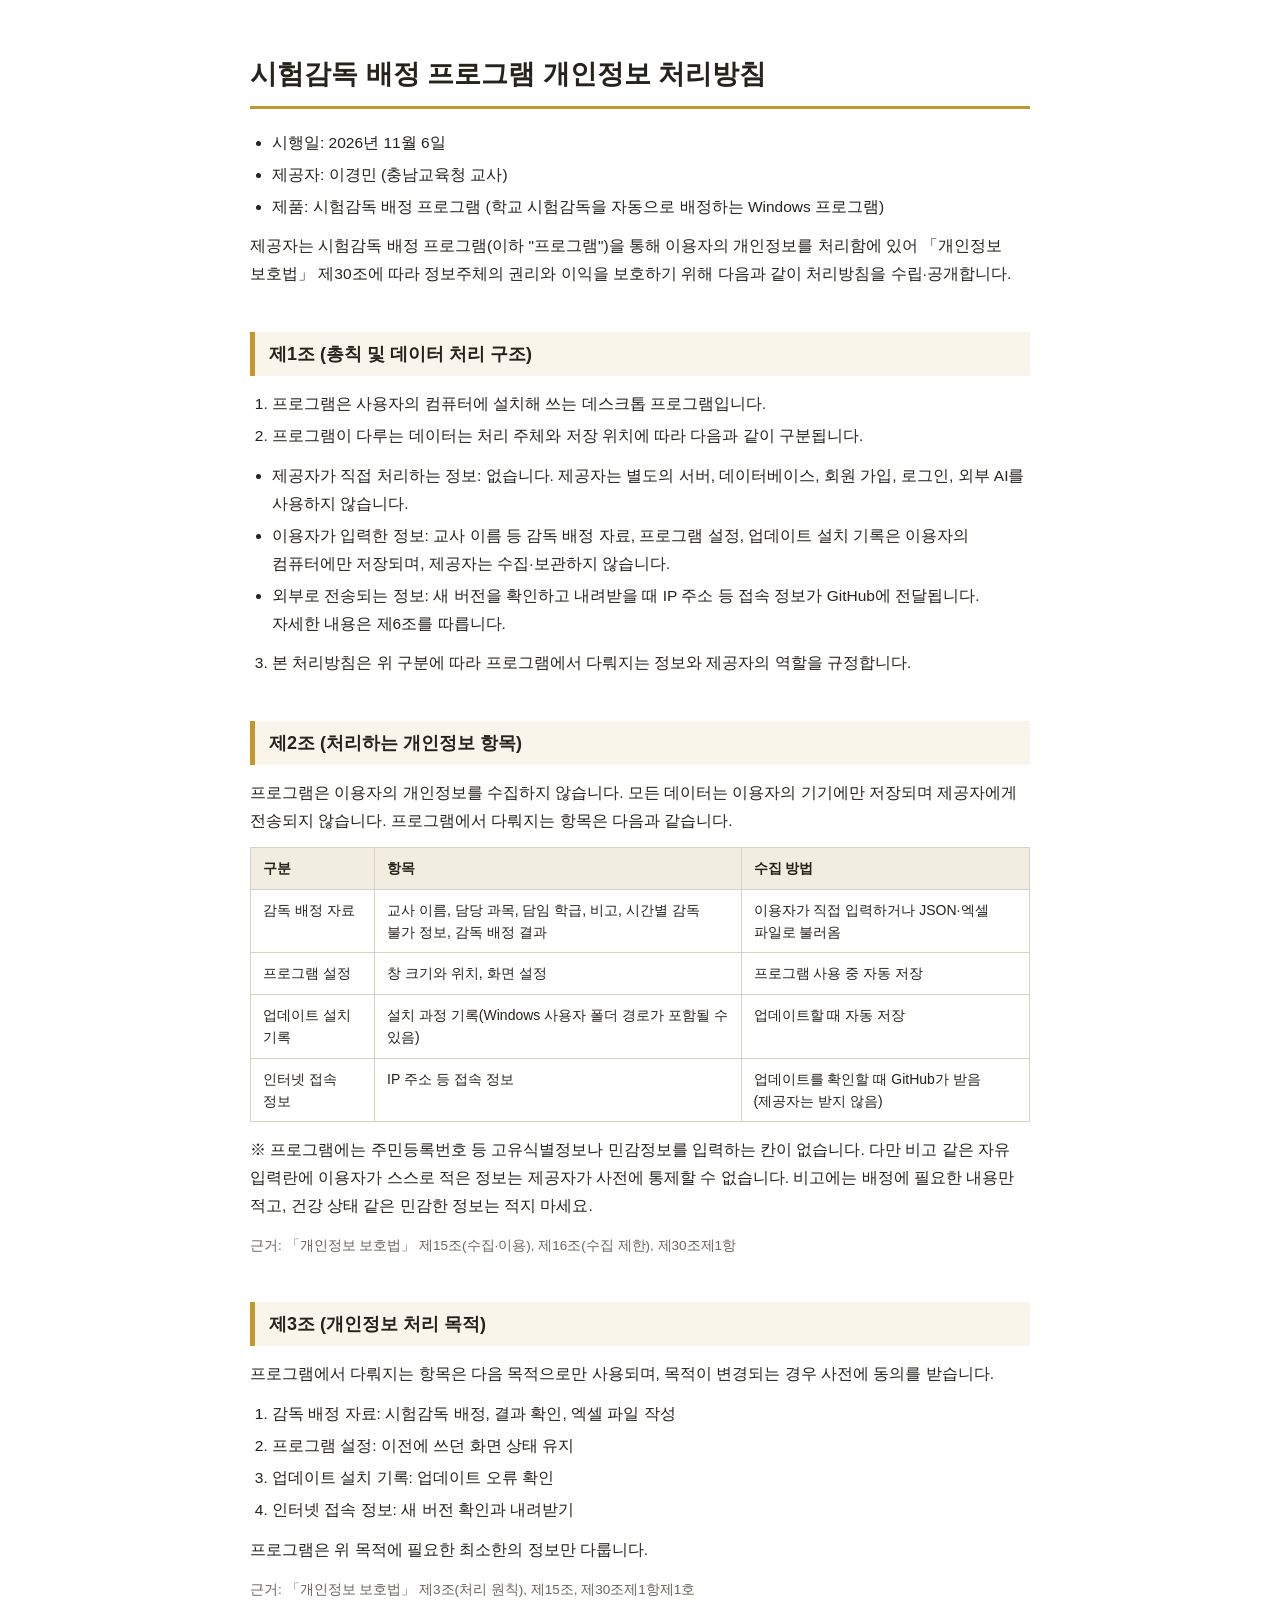
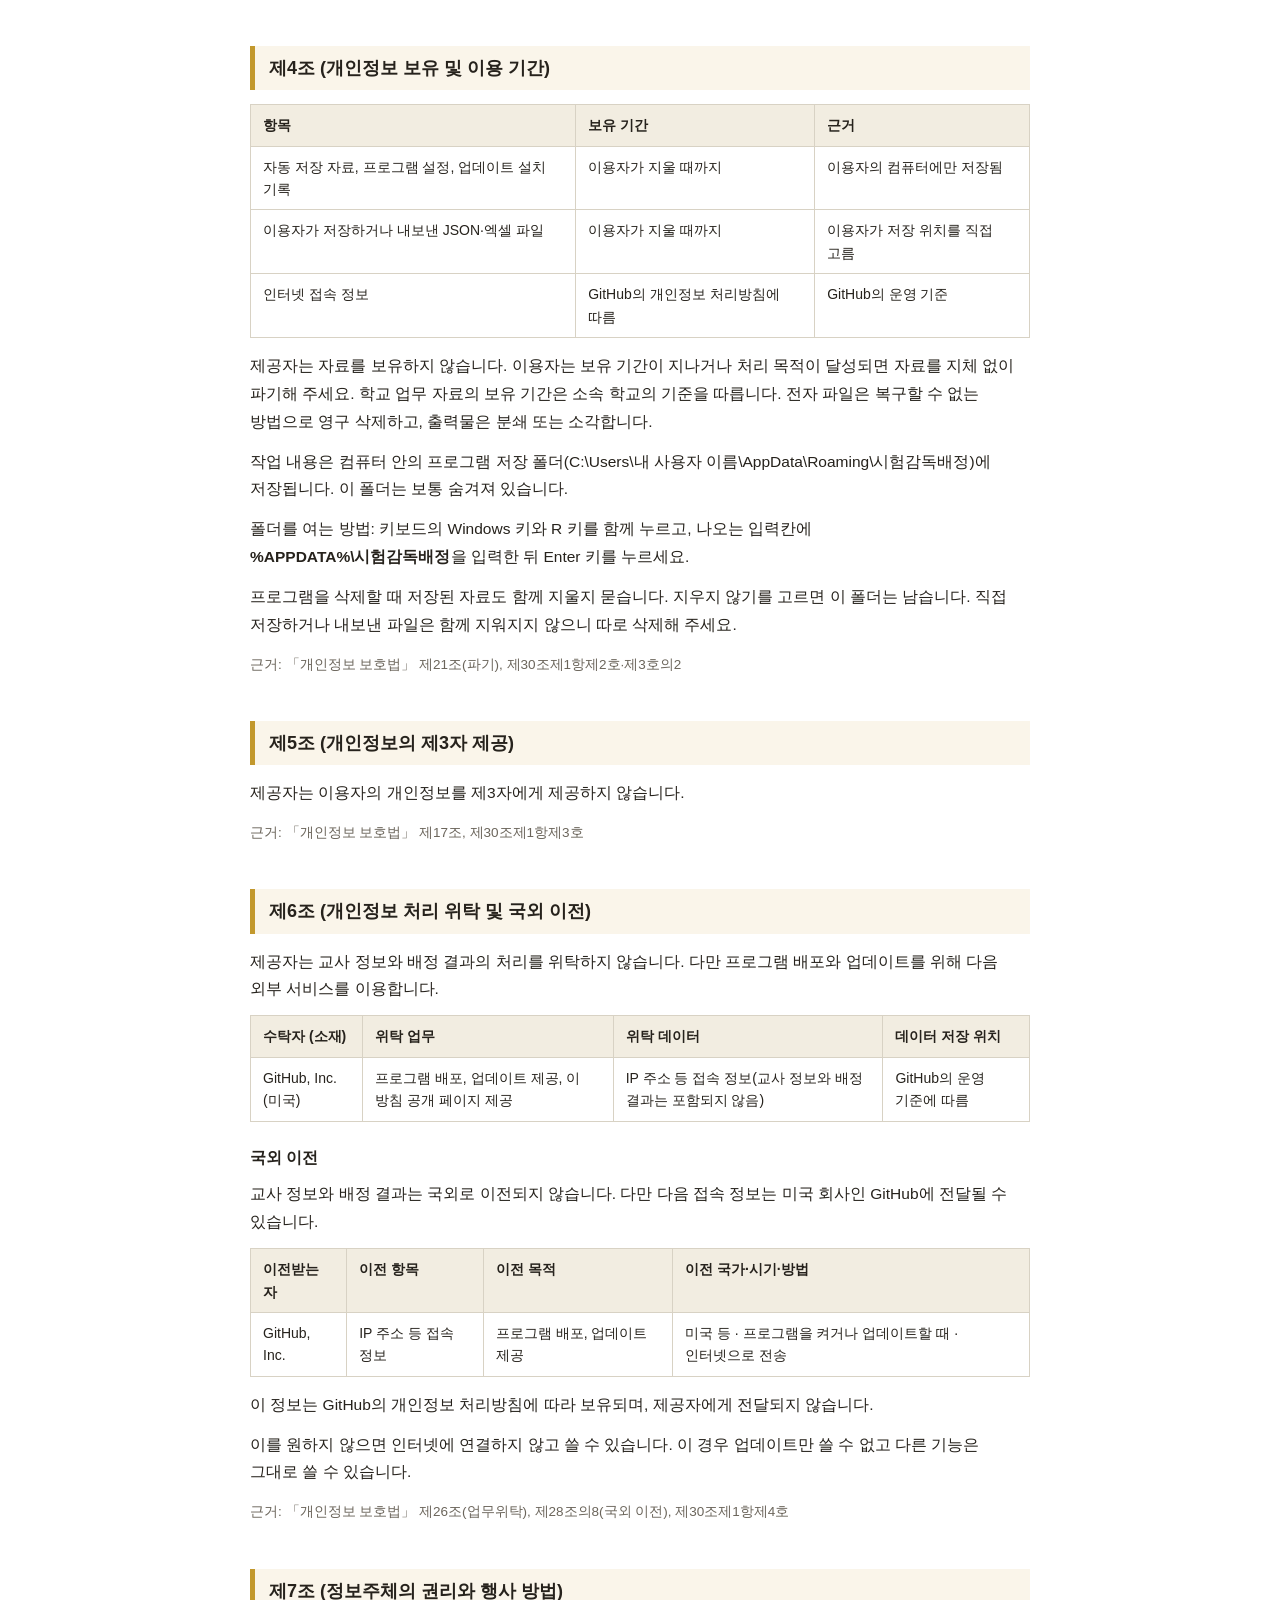
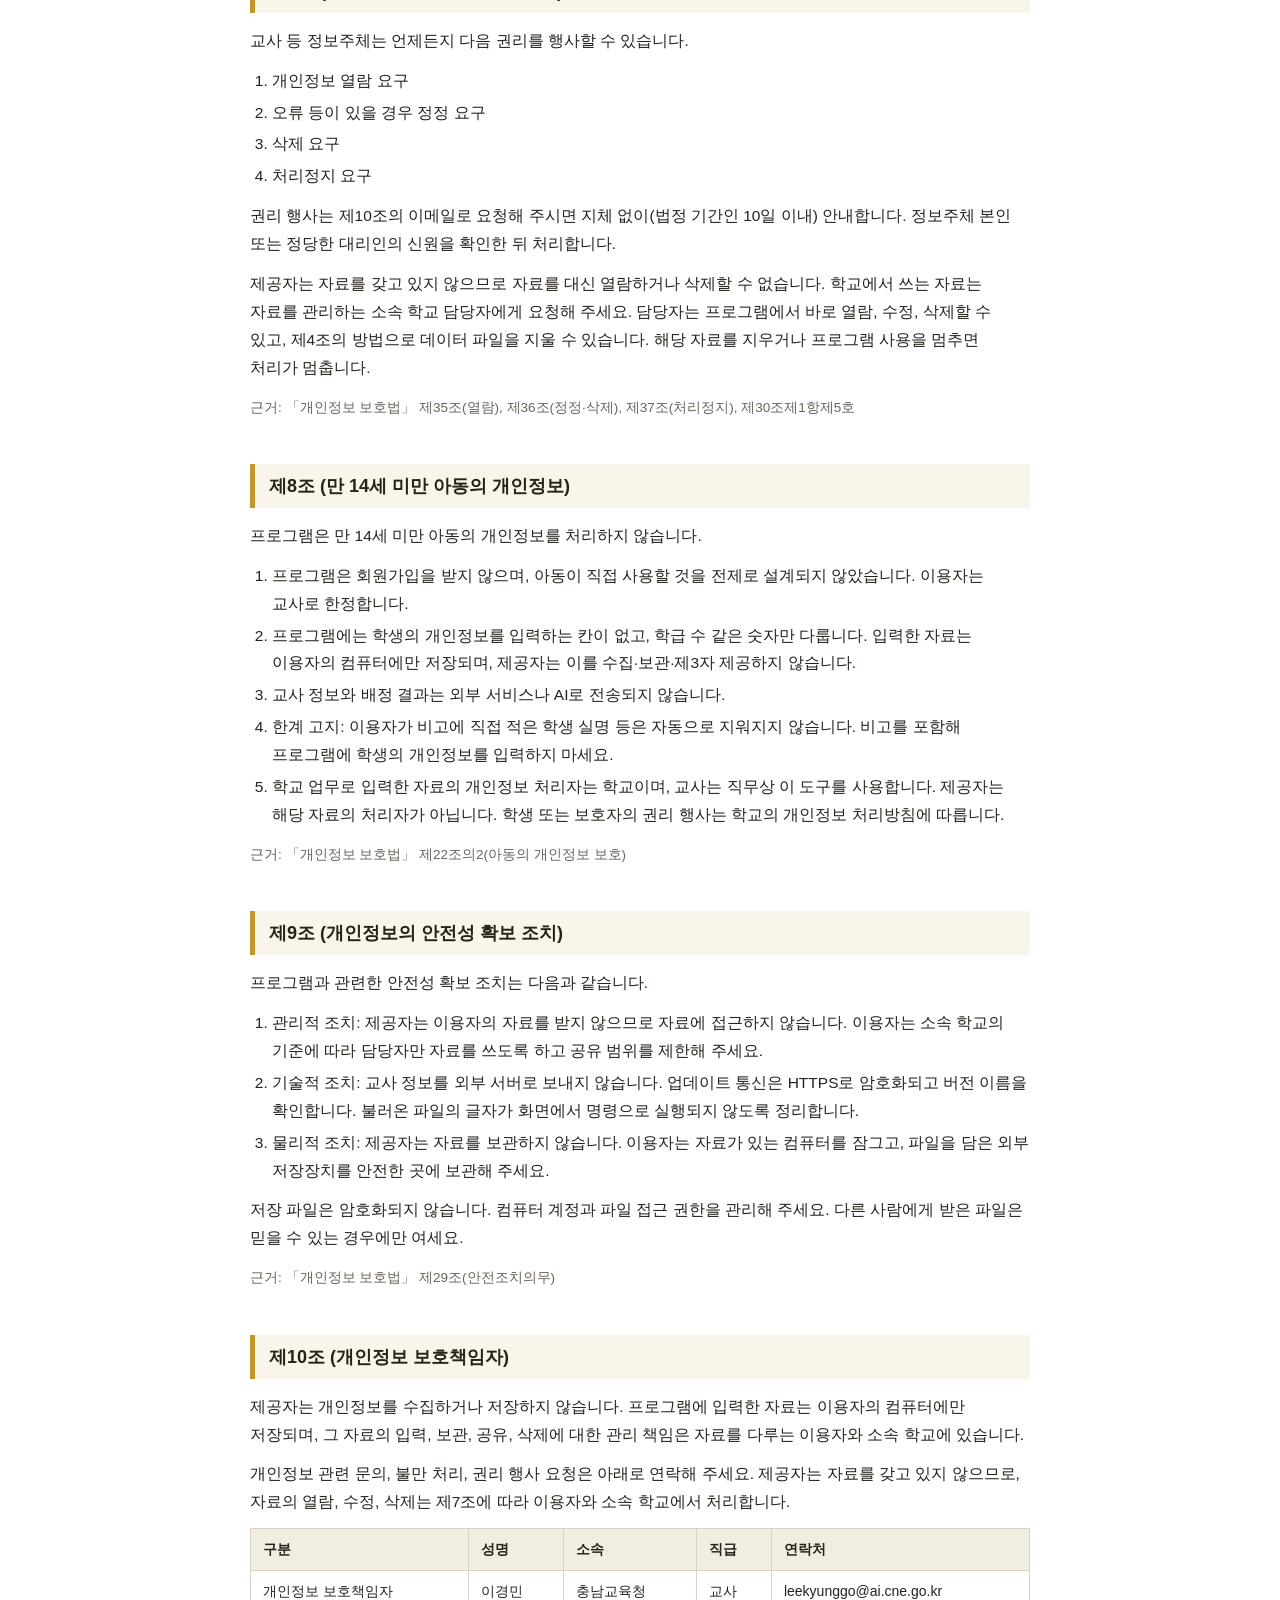
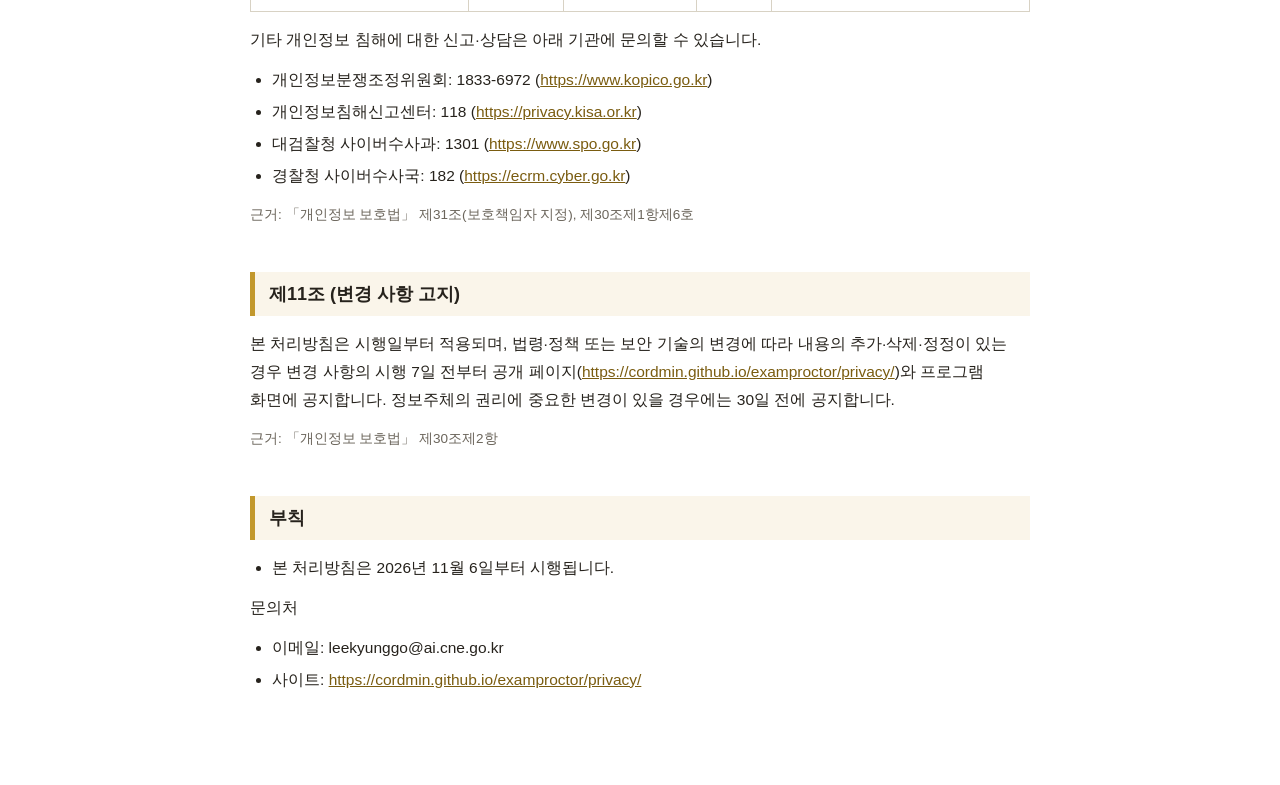
<file: docs/privacy/index.html>
<!DOCTYPE html>
<html lang="ko">
<head>
<meta charset="UTF-8">
<meta name="viewport" content="width=device-width, initial-scale=1">
<title>시험감독 배정 프로그램 개인정보 처리방침</title>
<style>
  :root { color-scheme: light; --text:#26221C; --muted:#6B655B; --gold:#C2982D; --cream:#FAF5EA; --line:#D8D2C4; --head:#F2EDE1; }
  body { margin:0; background:#fff; color:var(--text); font:15.5px/1.8 "Malgun Gothic","Apple SD Gothic Neo","Noto Sans KR",sans-serif; word-break:keep-all; overflow-wrap:break-word; }
  main { max-width:780px; margin:0 auto; padding:56px 24px 80px; }
  h1 { margin:0 0 20px; padding-bottom:12px; border-bottom:3px solid var(--gold); font-size:27px; line-height:1.4; }
  h2 { margin:44px 0 14px; padding:9px 14px; border-left:5px solid var(--gold); background:var(--cream); font-size:18px; line-height:1.45; }
  h2 + p, h2 + ol { margin-top:0; }
  h3 { margin:22px 0 8px; font-size:16px; }
  p, ul, ol { margin:0 0 12px; }
  ul, ol { padding-left:22px; }
  li { margin-bottom:4px; }
  code { font:inherit; font-weight:700; }
  a { color:#7A5C10; }
  .basis { margin-top:14px; color:var(--muted); font-size:13.5px; }
  .table { overflow-x:auto; margin:0 0 14px; }
  table { width:100%; min-width:520px; border-collapse:collapse; font-size:14px; line-height:1.6; }
  th, td { padding:9px 12px; border:1px solid var(--line); text-align:left; vertical-align:top; }
  th { background:var(--head); font-weight:700; }
  @page { size:A4; margin:17mm 16mm; }
  @media print { main { max-width:none; padding:0; } h2 { break-after:avoid; margin-top:26px; } tr, li, table { break-inside:avoid; } .table { overflow:visible; } table { min-width:0; } }
  @media (max-width:520px) { main { padding:36px 16px 56px; } h1 { font-size:23px; } h2 { font-size:16.5px; } }
</style>
</head>
<body>
  <main>
    <h1>시험감독 배정 프로그램 개인정보 처리방침</h1>
    <ul>
    <li>시행일: 2026년 11월 6일</li>
    <li>제공자: 이경민 (충남교육청 교사)</li>
    <li>제품: 시험감독 배정 프로그램 (학교 시험감독을 자동으로 배정하는 Windows 프로그램)</li>
    </ul>
    <p>제공자는 시험감독 배정 프로그램(이하 "프로그램")을 통해 이용자의 개인정보를 처리함에 있어 「개인정보 보호법」 제30조에 따라 정보주체의 권리와 이익을 보호하기 위해 다음과 같이 처리방침을 수립·공개합니다.</p>
    <h2>제1조 (총칙 및 데이터 처리 구조)</h2>
    <ol>
    <li>프로그램은 사용자의 컴퓨터에 설치해 쓰는 데스크톱 프로그램입니다.</li>
    <li>프로그램이 다루는 데이터는 처리 주체와 저장 위치에 따라 다음과 같이 구분됩니다.</li>
    </ol>
    <ul>
    <li>제공자가 직접 처리하는 정보: 없습니다. 제공자는 별도의 서버, 데이터베이스, 회원 가입, 로그인, 외부 AI를 사용하지 않습니다.</li>
    <li>이용자가 입력한 정보: 교사 이름 등 감독 배정 자료, 프로그램 설정, 업데이트 설치 기록은 이용자의 컴퓨터에만 저장되며, 제공자는 수집·보관하지 않습니다.</li>
    <li>외부로 전송되는 정보: 새 버전을 확인하고 내려받을 때 IP 주소 등 접속 정보가 GitHub에 전달됩니다. 자세한 내용은 제6조를 따릅니다.</li>
    </ul>
    <ol start="3">
    <li>본 처리방침은 위 구분에 따라 프로그램에서 다뤄지는 정보와 제공자의 역할을 규정합니다.</li>
    </ol>
    <h2>제2조 (처리하는 개인정보 항목)</h2>
    <p>프로그램은 이용자의 개인정보를 수집하지 않습니다. 모든 데이터는 이용자의 기기에만 저장되며 제공자에게 전송되지 않습니다. 프로그램에서 다뤄지는 항목은 다음과 같습니다.</p>
    <div class="table"><table>
    <tr><th>구분</th><th>항목</th><th>수집 방법</th></tr>
    <tr><td>감독 배정 자료</td><td>교사 이름, 담당 과목, 담임 학급, 비고, 시간별 감독 불가 정보, 감독 배정 결과</td><td>이용자가 직접 입력하거나 JSON·엑셀 파일로 불러옴</td></tr>
    <tr><td>프로그램 설정</td><td>창 크기와 위치, 화면 설정</td><td>프로그램 사용 중 자동 저장</td></tr>
    <tr><td>업데이트 설치 기록</td><td>설치 과정 기록(Windows 사용자 폴더 경로가 포함될 수 있음)</td><td>업데이트할 때 자동 저장</td></tr>
    <tr><td>인터넷 접속 정보</td><td>IP 주소 등 접속 정보</td><td>업데이트를 확인할 때 GitHub가 받음(제공자는 받지 않음)</td></tr>
    </table></div>
    <p>※ 프로그램에는 주민등록번호 등 고유식별정보나 민감정보를 입력하는 칸이 없습니다. 다만 비고 같은 자유 입력란에 이용자가 스스로 적은 정보는 제공자가 사전에 통제할 수 없습니다. 비고에는 배정에 필요한 내용만 적고, 건강 상태 같은 민감한 정보는 적지 마세요.</p>
    <p class="basis">근거: 「개인정보 보호법」 제15조(수집·이용), 제16조(수집 제한), 제30조제1항</p>
    <h2>제3조 (개인정보 처리 목적)</h2>
    <p>프로그램에서 다뤄지는 항목은 다음 목적으로만 사용되며, 목적이 변경되는 경우 사전에 동의를 받습니다.</p>
    <ol>
    <li>감독 배정 자료: 시험감독 배정, 결과 확인, 엑셀 파일 작성</li>
    <li>프로그램 설정: 이전에 쓰던 화면 상태 유지</li>
    <li>업데이트 설치 기록: 업데이트 오류 확인</li>
    <li>인터넷 접속 정보: 새 버전 확인과 내려받기</li>
    </ol>
    <p>프로그램은 위 목적에 필요한 최소한의 정보만 다룹니다.</p>
    <p class="basis">근거: 「개인정보 보호법」 제3조(처리 원칙), 제15조, 제30조제1항제1호</p>
    <h2>제4조 (개인정보 보유 및 이용 기간)</h2>
    <div class="table"><table>
    <tr><th>항목</th><th>보유 기간</th><th>근거</th></tr>
    <tr><td>자동 저장 자료, 프로그램 설정, 업데이트 설치 기록</td><td>이용자가 지울 때까지</td><td>이용자의 컴퓨터에만 저장됨</td></tr>
    <tr><td>이용자가 저장하거나 내보낸 JSON·엑셀 파일</td><td>이용자가 지울 때까지</td><td>이용자가 저장 위치를 직접 고름</td></tr>
    <tr><td>인터넷 접속 정보</td><td>GitHub의 개인정보 처리방침에 따름</td><td>GitHub의 운영 기준</td></tr>
    </table></div>
    <p>제공자는 자료를 보유하지 않습니다. 이용자는 보유 기간이 지나거나 처리 목적이 달성되면 자료를 지체 없이 파기해 주세요. 학교 업무 자료의 보유 기간은 소속 학교의 기준을 따릅니다. 전자 파일은 복구할 수 없는 방법으로 영구 삭제하고, 출력물은 분쇄 또는 소각합니다.</p>
    <p>작업 내용은 컴퓨터 안의 프로그램 저장 폴더(C:\Users\내 사용자 이름\AppData\Roaming\시험감독배정)에 저장됩니다. 이 폴더는 보통 숨겨져 있습니다.</p>
    <p>폴더를 여는 방법: 키보드의 Windows 키와 R 키를 함께 누르고, 나오는 입력칸에 <code>%APPDATA%\시험감독배정</code>을 입력한 뒤 Enter 키를 누르세요.</p>
    <p>프로그램을 삭제할 때 저장된 자료도 함께 지울지 묻습니다. 지우지 않기를 고르면 이 폴더는 남습니다. 직접 저장하거나 내보낸 파일은 함께 지워지지 않으니 따로 삭제해 주세요.</p>
    <p class="basis">근거: 「개인정보 보호법」 제21조(파기), 제30조제1항제2호·제3호의2</p>
    <h2>제5조 (개인정보의 제3자 제공)</h2>
    <p>제공자는 이용자의 개인정보를 제3자에게 제공하지 않습니다.</p>
    <p class="basis">근거: 「개인정보 보호법」 제17조, 제30조제1항제3호</p>
    <h2>제6조 (개인정보 처리 위탁 및 국외 이전)</h2>
    <p>제공자는 교사 정보와 배정 결과의 처리를 위탁하지 않습니다. 다만 프로그램 배포와 업데이트를 위해 다음 외부 서비스를 이용합니다.</p>
    <div class="table"><table>
    <tr><th>수탁자 (소재)</th><th>위탁 업무</th><th>위탁 데이터</th><th>데이터 저장 위치</th></tr>
    <tr><td>GitHub, Inc. (미국)</td><td>프로그램 배포, 업데이트 제공, 이 방침 공개 페이지 제공</td><td>IP 주소 등 접속 정보(교사 정보와 배정 결과는 포함되지 않음)</td><td>GitHub의 운영 기준에 따름</td></tr>
    </table></div>
    <h3>국외 이전</h3>
    <p>교사 정보와 배정 결과는 국외로 이전되지 않습니다. 다만 다음 접속 정보는 미국 회사인 GitHub에 전달될 수 있습니다.</p>
    <div class="table"><table>
    <tr><th>이전받는 자</th><th>이전 항목</th><th>이전 목적</th><th>이전 국가·시기·방법</th></tr>
    <tr><td>GitHub, Inc.</td><td>IP 주소 등 접속 정보</td><td>프로그램 배포, 업데이트 제공</td><td>미국 등 · 프로그램을 켜거나 업데이트할 때 · 인터넷으로 전송</td></tr>
    </table></div>
    <p>이 정보는 GitHub의 개인정보 처리방침에 따라 보유되며, 제공자에게 전달되지 않습니다.</p>
    <p>이를 원하지 않으면 인터넷에 연결하지 않고 쓸 수 있습니다. 이 경우 업데이트만 쓸 수 없고 다른 기능은 그대로 쓸 수 있습니다.</p>
    <p class="basis">근거: 「개인정보 보호법」 제26조(업무위탁), 제28조의8(국외 이전), 제30조제1항제4호</p>
    <h2>제7조 (정보주체의 권리와 행사 방법)</h2>
    <p>교사 등 정보주체는 언제든지 다음 권리를 행사할 수 있습니다.</p>
    <ol>
    <li>개인정보 열람 요구</li>
    <li>오류 등이 있을 경우 정정 요구</li>
    <li>삭제 요구</li>
    <li>처리정지 요구</li>
    </ol>
    <p>권리 행사는 제10조의 이메일로 요청해 주시면 지체 없이(법정 기간인 10일 이내) 안내합니다. 정보주체 본인 또는 정당한 대리인의 신원을 확인한 뒤 처리합니다.</p>
    <p>제공자는 자료를 갖고 있지 않으므로 자료를 대신 열람하거나 삭제할 수 없습니다. 학교에서 쓰는 자료는 자료를 관리하는 소속 학교 담당자에게 요청해 주세요. 담당자는 프로그램에서 바로 열람, 수정, 삭제할 수 있고, 제4조의 방법으로 데이터 파일을 지울 수 있습니다. 해당 자료를 지우거나 프로그램 사용을 멈추면 처리가 멈춥니다.</p>
    <p class="basis">근거: 「개인정보 보호법」 제35조(열람), 제36조(정정·삭제), 제37조(처리정지), 제30조제1항제5호</p>
    <h2>제8조 (만 14세 미만 아동의 개인정보)</h2>
    <p>프로그램은 만 14세 미만 아동의 개인정보를 처리하지 않습니다.</p>
    <ol>
    <li>프로그램은 회원가입을 받지 않으며, 아동이 직접 사용할 것을 전제로 설계되지 않았습니다. 이용자는 교사로 한정합니다.</li>
    <li>프로그램에는 학생의 개인정보를 입력하는 칸이 없고, 학급 수 같은 숫자만 다룹니다. 입력한 자료는 이용자의 컴퓨터에만 저장되며, 제공자는 이를 수집·보관·제3자 제공하지 않습니다.</li>
    <li>교사 정보와 배정 결과는 외부 서비스나 AI로 전송되지 않습니다.</li>
    <li>한계 고지: 이용자가 비고에 직접 적은 학생 실명 등은 자동으로 지워지지 않습니다. 비고를 포함해 프로그램에 학생의 개인정보를 입력하지 마세요.</li>
    <li>학교 업무로 입력한 자료의 개인정보 처리자는 학교이며, 교사는 직무상 이 도구를 사용합니다. 제공자는 해당 자료의 처리자가 아닙니다. 학생 또는 보호자의 권리 행사는 학교의 개인정보 처리방침에 따릅니다.</li>
    </ol>
    <p class="basis">근거: 「개인정보 보호법」 제22조의2(아동의 개인정보 보호)</p>
    <h2>제9조 (개인정보의 안전성 확보 조치)</h2>
    <p>프로그램과 관련한 안전성 확보 조치는 다음과 같습니다.</p>
    <ol>
    <li>관리적 조치: 제공자는 이용자의 자료를 받지 않으므로 자료에 접근하지 않습니다. 이용자는 소속 학교의 기준에 따라 담당자만 자료를 쓰도록 하고 공유 범위를 제한해 주세요.</li>
    <li>기술적 조치: 교사 정보를 외부 서버로 보내지 않습니다. 업데이트 통신은 HTTPS로 암호화되고 버전 이름을 확인합니다. 불러온 파일의 글자가 화면에서 명령으로 실행되지 않도록 정리합니다.</li>
    <li>물리적 조치: 제공자는 자료를 보관하지 않습니다. 이용자는 자료가 있는 컴퓨터를 잠그고, 파일을 담은 외부 저장장치를 안전한 곳에 보관해 주세요.</li>
    </ol>
    <p>저장 파일은 암호화되지 않습니다. 컴퓨터 계정과 파일 접근 권한을 관리해 주세요. 다른 사람에게 받은 파일은 믿을 수 있는 경우에만 여세요.</p>
    <p class="basis">근거: 「개인정보 보호법」 제29조(안전조치의무)</p>
    <h2>제10조 (개인정보 보호책임자)</h2>
    <p>제공자는 개인정보를 수집하거나 저장하지 않습니다. 프로그램에 입력한 자료는 이용자의 컴퓨터에만 저장되며, 그 자료의 입력, 보관, 공유, 삭제에 대한 관리 책임은 자료를 다루는 이용자와 소속 학교에 있습니다.</p>
    <p>개인정보 관련 문의, 불만 처리, 권리 행사 요청은 아래로 연락해 주세요. 제공자는 자료를 갖고 있지 않으므로, 자료의 열람, 수정, 삭제는 제7조에 따라 이용자와 소속 학교에서 처리합니다.</p>
    <div class="table"><table>
    <tr><th>구분</th><th>성명</th><th>소속</th><th>직급</th><th>연락처</th></tr>
    <tr><td>개인정보 보호책임자</td><td>이경민</td><td>충남교육청</td><td>교사</td><td>leekyunggo@ai.cne.go.kr</td></tr>
    </table></div>
    <p>기타 개인정보 침해에 대한 신고·상담은 아래 기관에 문의할 수 있습니다.</p>
    <ul>
    <li>개인정보분쟁조정위원회: 1833-6972 (<a href="https://www.kopico.go.kr">https://www.kopico.go.kr</a>)</li>
    <li>개인정보침해신고센터: 118 (<a href="https://privacy.kisa.or.kr">https://privacy.kisa.or.kr</a>)</li>
    <li>대검찰청 사이버수사과: 1301 (<a href="https://www.spo.go.kr">https://www.spo.go.kr</a>)</li>
    <li>경찰청 사이버수사국: 182 (<a href="https://ecrm.cyber.go.kr">https://ecrm.cyber.go.kr</a>)</li>
    </ul>
    <p class="basis">근거: 「개인정보 보호법」 제31조(보호책임자 지정), 제30조제1항제6호</p>
    <h2>제11조 (변경 사항 고지)</h2>
    <p>본 처리방침은 시행일부터 적용되며, 법령·정책 또는 보안 기술의 변경에 따라 내용의 추가·삭제·정정이 있는 경우 변경 사항의 시행 7일 전부터 공개 페이지(<a href="https://cordmin.github.io/examproctor/privacy/">https://cordmin.github.io/examproctor/privacy/</a>)와 프로그램 화면에 공지합니다. 정보주체의 권리에 중요한 변경이 있을 경우에는 30일 전에 공지합니다.</p>
    <p class="basis">근거: 「개인정보 보호법」 제30조제2항</p>
    <h2>부칙</h2>
    <ul>
    <li>본 처리방침은 2026년 11월 6일부터 시행됩니다.</li>
    </ul>
    <p>문의처</p>
    <ul>
    <li>이메일: leekyunggo@ai.cne.go.kr</li>
    <li>사이트: <a href="https://cordmin.github.io/examproctor/privacy/">https://cordmin.github.io/examproctor/privacy/</a></li>
    </ul>
  </main>
</body>
</html>
</file>
<file: src/app.css>
#exam-place-guide {
    position: absolute;
    right: 0;
    bottom: 0;
    z-index: 2;
    display: flex;
    flex-direction: column;
    align-items: center;
    justify-content: center;
    gap: 6px;
    padding: 12px;
    background: rgb(0 0 0 / 75%);
    border-top: var(--hair) solid rgb(var(--line));
}
#exam-place-guide[hidden] { display: none; }
#exam-place-guide p {
    color: #fff;
    font-size: 16px;
    font-weight: 700;
    text-align: center;
}
#exam-place-enter {
    padding: 2px 6px;
    color: rgb(255 255 255 / 70%);
    font-size: 12.5px;
    text-decoration: underline;
    text-underline-offset: 3px;
    cursor: pointer;
    transition: color .15s;
}
#exam-place-enter:hover { color: #fff; }
#exam-place-enter:focus-visible { outline: 2px solid #fff; outline-offset: 3px; }

.page-hint {
    position: fixed;
    z-index: 9999;
    width: max-content;
    white-space: nowrap;
    pointer-events: none;
    border: 0;
    background: transparent;
    color: #1E293B;
    padding: 8px 12px;
    font-size: 12px;
    line-height: 1.6;
    font-weight: 700;
    opacity: 1;
    transition: opacity 0.3s ease;
}
.page-hint.is-fading { opacity: 0; }
.page-hint > svg { position: absolute; left: 0; top: -8px; width: 100%; height: calc(100% + 8px); overflow: visible; filter: drop-shadow(0 3px 5px #0000000d); }
.page-hint > span { position: relative; }
.btn-tooltip-wrapper {
    position: relative;
}
.btn-tooltip-wrapper .tooltip-bubble {
    position: absolute;
    bottom: calc(100% + 6px);
    left: 50%;
    transform: translateX(-50%);
    opacity: 0;
    visibility: hidden;
    pointer-events: none;
    transition: opacity 0.15s ease-in-out, transform 0.15s ease-in-out;
    z-index: 9999;
    white-space: nowrap;
}
.btn-tooltip-wrapper:hover .tooltip-bubble {
    opacity: 1;
    visibility: visible;
}

/* 카드 내부 테이블 최하단 행 td의 border-bottom 제거 (이중 테두리 두꺼움 차단) */
div.rounded-b-xl table tbody tr:last-child td,
div.rounded-b-xl table tbody tr:last-child th,
div.rounded-b-xl tbody tr:last-child td {
    border-bottom: 0 !important;
}

/* ── 색상 테마 ─────────────
   - #1E293B: 타이틀바, 메인 버튼, 메인 텍스트, 활성 탭
   - #313F52: 메디움 슬레이트, 버튼 호버, 캡슐 타이틀
   - #F04A4A: 포인트 코랄 레드 (초기화, 삭제, 경고)
   - #4A5565: 보조 텍스트, 서브 헤더, 보더 라인 포인트 */
:root {
    /* Brand: #1E293B & #313F52 기반 슬레이트 팔레트 */
    --brand-50:  240 244 248;  /* #F0F4F8 */
    --brand-100: 224 232 240;  /* #E0E8F0 */
    --brand-200: 186 202 220;
    --brand-300: 140 164 194;
    --brand-400:  90 120 156;
    --brand-500:  49  63  82;  /* #313F52 — 서브/미디움 슬레이트 */
    --brand-600:  30  41  59;  /* #1E293B — 주 메인 버튼/액션 */
    --brand-700:  49  63  82;  /* #313F52 — 호버 */
    --brand-800:  20  28  41;
    --brand-900:  15  21  32;
    --brand-950:  10  15  23;

    /* Surfaces: 깨끗한 백색 카드 & 쿨 슬레이트 캔버스 */
    --surface-0:   255 255 255; /* 백색 카드면 */
    --surface-50:  248 250 252; /* 폼 백그라운드 */
    --surface-100: 241 245 249; /* 캔버스 바탕 #F1F5F9 */
    --surface-200: 203 213 225; /* 선명한 보더 라인 */
    --surface-300: 148 163 184;

    /* 타이틀바: #1E293B 슬레이트 메인 다크 */
    --chrome:            30  41  59;   /* #1E293B */
    --chrome-hover:      49  63  82;   /* #313F52 */
    --chrome-border:     20  28  41;
    --chrome-soft:      240 244 248;
    --chrome-soft-hover:224 232 240;

    --head: 241 245 249;        /* 표 머리 */
    --line: 148 163 184;        /* 헤어라인 진한 슬레이트 (#94A3B8) */
    --text-main:  30  41  59;   /* #1E293B — 메인 텍스트 */
    --stone:      74  85 101;   /* #4A5565 — 보조 텍스트 */
    --pebble:    148 163 184;   /* 플레이스홀더 */
    --chrome-text: 255 255 255;
    --brand-text:  255 255 255;

    /* 마커 (포인트 레드 #F04A4A) */
    --teal:   13 148 136;
    --coral: 240  74  74;       /* #F04A4A 포인트 코랄 레드 */
    --amber: 217 119   6;
    --orchid:124  58 237;

    /* 파스텔 워시 */
    --mint:     204 251 241;
    --peach:    254 243 199;
    --lavender: 237 233 254;
    --teal-mist:207 250 254;
}

/* 화면 크기 맞춤은 shell.js 의 fitZoom() 이 html 에 zoom 을 걸어 처리한다.
   zoom 아래에서는 vh/vw 가 함께 확대돼 넘치므로 --vh/--vw 를 대신 쓴다. */
html {
    font-size: 12.5px;
    --vw: 1vw;
    --vh: 1vh;
    --hair: 1px;   /* 실제로 그려지는 1px 테두리 두께. 카드 탭을 테두리에 딱 맞춰 겹칠 때 쓴다. */
}

body {
    margin: 0;
    font-family: haffer, Inter, "General Sans", Geist, "Pretendard Variable", Pretendard,
                 -apple-system, BlinkMacSystemFont, system-ui, "Segoe UI",
                 "Apple SD Gothic Neo", "Noto Sans KR", "Malgun Gothic", sans-serif;
    -webkit-font-smoothing: antialiased;
    -moz-osx-font-smoothing: grayscale;
}

/* #1E293B 단색 슬레이트 타이틀바 (하단 그레이 가로 라인 포함) */
.sky { background-color: #1E293B; background-image: none; border-bottom: 1px solid #475569; }

.hidden { display: none !important; }

/* 모든 카드 및 컨테이너 그림자 완전 제거 */
*, *::before, *::after {
    box-shadow: none !important;
}

/* ── 표 단일선 (Single Border) 정밀 규칙 ─────────────────── */
table {
    border-collapse: collapse !important;
    width: 100%;
    border: none !important;
}
th, td {
    border: 1px solid rgb(var(--line)) !important;
    padding: 0.35rem 0.4rem;
}
thead th {
    position: sticky;
    top: 0;
    z-index: 30;
    background-color: #F1F5F9 !important;
    /* border-collapse 표에서는 테두리가 고정 머리글을 따라오지 않아 스크롤하면 아래 선이 사라진다.
       그래서 머리글 아래 선은 테두리 대신 배경으로만 그린다(두께는 실제 1px 선 두께 --hair).
       테두리까지 같이 두면 선이 두 겹으로 굵어진다. */
    background-image: linear-gradient(to top, rgb(var(--line)) var(--hair), transparent var(--hair));
    color: rgb(var(--text-main));
    border: 1px solid rgb(var(--line)) !important;
    border-bottom-width: 0 !important;
    font-weight: 700;
}
thead + tbody > tr:first-child > td { border-top-width: 0 !important; }
thead.sticky-head { position: sticky; top: 0; z-index: 30; }
thead.sticky-head th { position: static; }
/* 머리글 두 줄 사이 경계는 윗줄 배경 선만 쓴다. 테두리를 두면 스크롤 때 그 1px 틈으로 아래 행이 비친다. */
thead.sticky-head tr + tr th { border-top-width: 0 !important; }
#tab-teachers thead th { white-space: nowrap; }
#teacher-list-header { border-bottom: 1px solid rgb(var(--line)); }
#teacher-list-header thead, #teacher-list-header th { position: static !important; background-image: none; }
#teacher-list-scroll tbody > tr:first-child > td { border-top-width: 0 !important; }
#stats-header { border-bottom: 1px solid rgb(var(--line)); }
#stats-header thead, #stats-header th { position: static !important; background-image: none; }
#stats-header th.group { position: relative !important; }
#stats-scroll tbody > tr:first-child > td { border-top-width: 0 !important; }
#absence-table-header { background: #F1F5F9; border-bottom: 1px solid rgb(var(--line)); transform: translateZ(0); }
#absence-header-viewport { overflow: hidden; background: #F1F5F9; }
#absence-table-header table, #absence-list-head, #absence-list-head tr { background: #F1F5F9; }
#absence-list-head th { position: static !important; background-image: none; border-bottom-width: 1px !important; }
#absence-list-head tr:last-child th, #absence-list-head th[rowspan] { border-bottom-width: 0 !important; }
#absence-table-scroll tbody > tr:first-child > td { border-top-width: 0 !important; }
.result-table-header { background: #F1F5F9; border-bottom: 1px solid rgb(var(--line)); }
.result-header-viewport { overflow: hidden; background: #F1F5F9; }
.result-table-header table, .result-table-header thead, .result-table-header tr { background: #F1F5F9; }
.result-table-header th { position: static !important; background-image: none; border-bottom-width: 1px !important; }
.result-table-header tr:last-child th, .result-table-header th[rowspan] { border-bottom-width: 0 !important; }
.result-table-header .result-period-title { white-space: normal; overflow-wrap: anywhere; font-size: 12px; line-height: 1.35; }
.result-table-scroll tbody > tr:first-child > td { border-top-width: 0 !important; }



.role-menu-btn { display: inline-flex; align-items: center; justify-content: center; margin-left: 3px; padding: 5px 2px; color: #6B7280; vertical-align: middle; cursor: pointer; }
.role-menu-btn:focus-visible { outline: 2px solid #64748B; outline-offset: 2px; border-radius: 2px; }
.role-menu { position: fixed; z-index: 100; width: 84px; padding: 4px; border: 1px solid rgb(var(--line)); border-radius: 6px; background: white; box-shadow: 0 4px 12px #0F172A26; }
.role-menu button { display: block; width: 100%; padding: 7px 4px; border-radius: 3px; text-align: center; white-space: nowrap; font-size: 12px; color: rgb(var(--text-main)); cursor: pointer; }
.role-menu button:hover, .role-menu button:focus-visible { background: #F1F5F9; outline: none; }
.role-menu-btn:hover { color: #111827; }
#titlebar { height: 38px; min-height: 38px; padding: 0 16px; font-size: 13px; }
#titlebar #btn-tour, #titlebar #win-min, #titlebar #win-max, #titlebar #win-close { width: 24px; height: 24px; }
#titlebar #btn-tour { font-size: 14px; }
#titlebar button svg { width: 16px !important; height: 16px !important; }
#titlebar button, .modal-close { position: relative; }
#titlebar button::before, .modal-close::before { content: ''; position: absolute; inset: -3px; border-radius: inherit; transition: background-color .15s; }
#titlebar button:hover::before { background-color: rgb(255 255 255 / .2); }
#titlebar #win-close:hover::before, .modal-close:hover::before { background-color: rgb(var(--coral)); }
#titlebar button svg, .modal-close svg { position: relative; pointer-events: none; }


#sidebar-nav > button { column-gap: 11px; }
#sidebar-nav .sidebar-menu-label { display: inline-block; width: 5.3em; flex-shrink: 0; white-space: nowrap; text-align: left; letter-spacing: .25em; }
#sidebar-nav [data-action="reset"] .sidebar-menu-label { letter-spacing: 0; }
/* 개별 버튼의 위치 보정 transform은 유지하고 눌림만 별도로 적용한다. */
button:not(:disabled) { transition: color .15s ease, background-color .15s ease, border-color .15s ease, opacity .15s ease, translate .12s ease-out, scale .12s ease-out, filter .12s ease-out, box-shadow .12s ease-out; }
button:active:not(:disabled):not([aria-disabled="true"]), #brush-class-wrapper:active { translate: 0 2px; scale: .98; filter: brightness(.94); box-shadow: inset 0 2px 4px #0F172A30 !important; transition-duration: 55ms; }
/* 보기 전환 글자는 고정하고 배경만 눌러 소수 배율에서 글자가 떨리지 않게 한다. */
#result-view-btns .result-sub-btn { position: relative; isolation: isolate; background: transparent !important; box-shadow: none !important; translate: none; scale: none; filter: none; transition: color .15s ease; }
#result-view-btns .result-sub-btn::before { content: ''; position: absolute; inset: 0; z-index: -1; border-radius: inherit; pointer-events: none; transition: translate .12s ease-out, scale .12s ease-out, filter .12s ease-out, box-shadow .12s ease-out, background-color .15s ease; }
#result-view-btns .result-sub-btn.bg-brand-600::before { background: rgb(var(--brand-600)); box-shadow: 0 1px 2px #0000000d; }
#result-view-btns .result-sub-btn:active:not(:disabled)::before { translate: 0 2px; scale: .98; filter: brightness(.94); box-shadow: inset 0 2px 4px #0F172A30; transition-duration: 55ms; }
@media (prefers-reduced-motion: reduce) { button:not(:disabled), #brush-class-wrapper { transition: none !important; } }
@media (prefers-reduced-motion: reduce) { #result-view-btns .result-sub-btn::before { transition: none; } }

/* 카드 외곽 테두리와 표 외각 셀 테두리 이중 중첩 방지 */
table tr:first-child th { border-top: none !important; }
table tr:last-child td { border-bottom: 1px solid rgb(var(--line)) !important; }
table th:first-child, table td:first-child { border-left: none !important; }
table th:last-child, table td:last-child { border-right: none !important; }

/* 표 내부 입력폼(select, input)의 명확한 입력 필드 경계 및 톤다운 배경 적용 */
table td select, table td input.fld {
    border: 1px solid #CBD5E1 !important;
    border-radius: 5px !important;
    background-color: #F8FAFC !important;
    color: #0F172A !important;
    outline: none !important;
    text-align: center !important;
    text-align-last: center !important;
    transition: all 0.15s ease !important;
}
table td select option { text-align: left !important; }
.app-select-source { display: none !important; }
.app-select-btn { position: relative; padding: 4px 18px !important; white-space: nowrap; min-width: 90px; max-width: 100%; border: 1px solid #CBD5E1 !important; border-radius: 7px !important; background: #F8FAFC !important; color: #0F172A !important; font-size: 12.5px !important; font-weight: 700; text-align: center !important; cursor: pointer; }
.grade-subject-btn { display: block; min-width: 0; width: 100%; }
.app-select-btn svg { position: absolute; right: 5px; top: 50%; transform: translateY(-50%); }
.app-select-btn:hover:not(:disabled):not([aria-expanded="true"]):not(:focus) { border-color: #94A3B8 !important; }
.app-select-btn:focus, .app-select-btn[aria-expanded="true"] { outline: none; border-color: #2563EB !important; background: #FFFFFF !important; box-shadow: 0 0 0 2px #2563EB40 !important; }
.app-select-btn:disabled { opacity: .45; cursor: default; }
/* 교실별 배정 인원: 가장 긴 '정·부감독 (2인)' 너비로 고정 */
.app-select-btn.iv-select { width: 124px; }
#grade-subject-menu { min-width: max-content; position: fixed; z-index: 20000; padding: 3px 0; border: 1px solid #CBD5E1; border-radius: 8px; background: #FFFFFF; box-shadow: 0 4px 12px #0F172A26; overflow-y: auto; }
#grade-subject-menu button { white-space: nowrap; display: block; width: 100%; padding: 5px 8px; color: #0F172A; font-size: 12.5px; text-align: center; cursor: pointer; }
#grade-subject-menu button:hover, #grade-subject-menu button:focus { background: #F1F5F9; outline: none; }
#grade-subject-menu button[aria-selected="true"] { background: #767676; color: #FFFFFF; }
#grade-subject-menu button:disabled { opacity: .45; cursor: default; }
/* 감독 교체 대상: 스크롤 공간을 확보하고 한 행에 교사 4명을 같은 너비로 배치한다. */
#grade-subject-menu.grid-menu { padding: 8px; min-width: 0; box-sizing: border-box; scrollbar-gutter: stable; }
#grade-subject-menu.grid-menu::-webkit-scrollbar { width: 13.5px; }
#grade-subject-menu.grid-menu::-webkit-scrollbar-thumb:vertical { border-width: 3px; }
.grid-menu-head { display: flex; align-items: center; gap: 6px; margin: 14px 2px 6px; color:#000000; font-size: 12px; font-weight: 700; }
.grid-menu-head:first-child { margin-top: 4px; }
.grid-menu-head span { padding: 1px 7px; border-radius: 9999px; background:#E0F0E4; color:#000000; font-size: 11px; }
.grid-menu-head[data-state="busy"] span { background:#FFF0BD; }
.grid-menu-head[data-state="absent"] span { background:#F8DAD7; }
.grid-menu-grid { display: grid; grid-template-columns: repeat(4, minmax(0, 1fr)); gap: 6px; }
.grid-menu-grid { --teacher-background:#F0F8F1; --teacher-border:#D7E9DA; }
.grid-menu-grid[data-state="busy"] { --teacher-background:#FFF9E8; --teacher-border:#EEE2BA; }
.grid-menu-grid[data-state="absent"] { --teacher-background:#FDF0EF; --teacher-border:#EDD6D4; }
#grade-subject-menu .grid-menu-grid button { padding: 7px 6px; border: 1px solid var(--teacher-border); border-radius: 8px; background:var(--teacher-background); color:#000000; font-size: 13.5px; font-weight: 700; white-space: normal; }
#grade-subject-menu .grid-menu-grid button:hover:not(:disabled), #grade-subject-menu .grid-menu-grid button:focus { border-color: #5B91CC; outline:2px solid #5B91CC; outline-offset:-2px; }
#grade-subject-menu .grid-menu-grid button[aria-selected="true"] { outline:2px solid #5B91CC; outline-offset:-2px; }
#grade-subject-menu .grid-menu-grid button:disabled { opacity:.45; cursor:not-allowed; }
#grade-subject-menu .grid-menu-grid button small { display: block; margin-top: 1px; color:#000000; font-size:12px; font-weight:700; }
table td select:hover, table td input.fld:hover {
    border-color: #94A3B8 !important;
    background-color: #FFFFFF !important;
}
table td select:focus, table td input.fld:focus {
    border-color: #2563EB !important;
    background-color: #FFFFFF !important;
    box-shadow: 0 0 0 2px rgba(37, 99, 235, 0.25) !important;
}

.border-thick { border-right: 2px solid rgb(var(--surface-300)) !important; }
.border-edge  { border-left: 2px solid rgb(var(--surface-300)) !important; }
/* 분리된 두 표는 선을 한쪽에서만 그려 공유 테두리의 소수점 반올림을 피한다. */
.aligned-table { border-collapse: separate !important; border-spacing: 0; border: 0 !important; }
.aligned-table th, .aligned-table td { border: 0 !important; border-right: 1px solid rgb(var(--line)) !important; border-bottom: 1px solid rgb(var(--line)) !important; }
.aligned-table .border-thick { border-right: 2px solid rgb(var(--surface-300)) !important; }
.grid-table-header { display: block; }
.grid-table-header colgroup { display: none; }
.grid-table-header thead { display: grid; }
.grid-table-header tr { display: contents; }
.grid-table-header thead tr + tr th:last-child:not(.border-thick) { border-right: 1px solid rgb(var(--line)) !important; }
.grid-table-header th { display: flex; align-items: center; justify-content: center; min-width: 0 !important; width: auto !important; }
.grid-table-header th.hidden { display: none; }
#teacher-list-header { overflow: hidden; }
.empty-table-scroll { padding-bottom: 0 !important; }
.empty-table-scroll td { height: var(--empty-row-height) !important; }
.empty-table-scroll .split-grid-body tbody { height: 100%; }
.empty-table-scroll .split-grid-body tr { height: var(--empty-row-height); }
.split-grid-body { display: block; }
.split-grid-body colgroup { display: none; }
.split-grid-body tbody { display: block; }
.split-grid-body tr { display: grid; grid-template-columns: var(--split-columns); }
.split-grid-body td { min-width: 0; width: auto !important; overflow: hidden; }
/* 격자 줄에서는 vertical-align 이 듣지 않으므로, 학년별 결과 표 칸은 flex 로 세로 가운데에 둔다 */
[id^="result-grade-"] .split-grid-body td { display: flex; flex-direction: column; justify-content: center; }
#absence-list-body td:has(> [data-absence-teacher]) { container-type: inline-size; }
#absence-list-body [data-absence-teacher] { font-size: min(12.5px, 17cqi); white-space: normal; word-break: keep-all; }
#absence-list-body .absence-add { font-size: 20px; }
#teacher-list-header th, #teacher-list-scroll td, #absence-table-header th, #absence-table-scroll td { border-right-color: transparent !important; }
.split-table-frame { position: relative; }
.split-column-lines { position: absolute; top: 0; left: 0; width: 100%; overflow: hidden; pointer-events: none; z-index: 31; }
.split-column-lines span { position: absolute; top: 0; height: 100%; width: var(--hair); background: rgb(var(--line)); }
/* 머리글 아래 선은 바깥 프레임의 1px 선 하나만 사용한다. */
.grid-table-header tr:last-child th, .grid-table-header th[rowspan] { border-bottom-width: 0 !important; }




/* ── 검은색 V 체크 무늬 맑은 커스텀 체크박스 ── */
.chk-custom {
    appearance: none; -webkit-appearance: none;
    width: 16px; height: 16px;
    border: 1.5px solid #94A3B8;
    border-radius: 4px;
    background-color: #FFFFFF;
    cursor: pointer;
    display: inline-flex; align-items: center; justify-content: center;
    position: relative;
    transition: all 0.15s ease;
    vertical-align: middle;
}
.chk-custom:hover { border-color: #475569; }
.chk-custom:checked {
    background-color: #FFFFFF;
    border-color: #334155;
}
.chk-custom:checked::after {
    content: '';
    display: block;
    width: 4px; height: 8px;
    border: solid #0F172A;
    border-width: 0 1.5px 1.5px 0;
    transform: rotate(45deg);
    margin-bottom: 2px;
}

.hover-swap:hover {
    background-color: rgb(var(--brand-50)) !important;
    cursor: pointer;
    outline: 2px solid rgb(var(--brand-600));
    outline-offset: -2px;
}
/* 학급별 표: 이름 한 줄이 곧 교체 단위라, 한 줄만 굵게 잡아준다.
   (셀 전체를 잡으면 복도처럼 여러 명이 든 칸에서 전원이 대상인 것처럼 보인다) */
.swap-name:hover {
    background-color: rgb(var(--brand-50)) !important;
    cursor: pointer;
    outline: 3px solid rgb(var(--brand-600));
    outline-offset: -1px;
}
/* 감독 명단 행 호버: 칸마다 색이 달라도 같은 회색 막을 덮어 줄 전체가 짙어 보이게 한다 */
.row-hover:hover > td { background-image: linear-gradient(rgba(100, 116, 139, .16), rgba(100, 116, 139, .16)); }
/* 자동 배정 뒤 손으로 바꾼 칸 */
.cell-changed { background-color: #FEF3C7 !important; }
/* 검증 메시지에서 이동해 온 칸 */
.cell-flash { outline: 3px solid #F04A4A !important; outline-offset: -3px; }
@font-face { font-family: 'Motto Serif KR'; src: url('motto-serif.woff2') format('woff2'); font-weight: 500; font-style: normal; font-display: swap; }
#sidebar-motto p { font-family: 'Motto Serif KR', 'Noto Serif KR', Batang, serif; font-weight: 500; }
/* 사이드바 아래 문구: 창이 낮아 메뉴 자리가 모자라면 숨긴다 */
@media (max-height: 720px) { #sidebar-motto { display: none; } }
/* 가이드 투어: 설명할 곳 둘레 파란 테두리 (위 '그림자 제거' 규칙보다 우선) */
#tour-spot { box-shadow: 0 0 0 3px #60A5FA !important; }
.card-elev {
    box-shadow: none !important;
}

/* ── 학년 토글 스위치 ─────────────────────── */
#brush-toolbar .abs-brush { height: 28px; border: 1px solid rgb(255 255 255 / .25); opacity: .45; filter: saturate(.5) brightness(.8); transition: opacity .15s, filter .15s, box-shadow .15s, translate .12s ease-out, scale .12s ease-out; }
#brush-toolbar .abs-brush:hover:not(.is-active) { opacity: .6; }
#brush-toolbar .abs-brush.is-active { opacity: 1; filter: none; outline: 1.5px solid #FFFFFF; outline-offset: 0; }
#brush-class-wrapper .app-select-btn { height: 22px; min-width: 64px; padding-top: 0 !important; padding-bottom: 0 !important; font-size: 11px !important; }
.mouse-hint { display: flex; align-items: center; flex-wrap: wrap; gap: 14px; color: #F1F5F9; font-size: 12px; }
.toolbar-actions { display: flex; flex: 1; min-width: 0; align-items: center; flex-wrap: wrap; gap: 16px; }
.toolbar-hint-group { position: relative; display: flex; align-items: center; padding-left: 18px; }
.toolbar-divider { position: fixed; left: 0; top: 0; z-index: 50; pointer-events: none; image-rendering: pixelated; }
.toolbar-action-end { display: flex; align-items: center; flex-shrink: 0; margin-left: auto; }
.mouse-hint-action { display: inline-flex; align-items: center; gap: 10px; white-space: nowrap; }
.mouse-hint svg { flex-shrink: 0; }
.mouse-hint-bubble { position: relative; padding: 5px 10px; border: 1px solid #64748B; border-radius: 10px; background: #273449; }
.mouse-hint-bubble::before { content: ''; position: absolute; left: -5px; top: 50%; width: 8px; height: 8px; background: inherit; border-left: 1px solid #64748B; border-bottom: 1px solid #64748B; transform: translateY(-50%) rotate(45deg); }

.assign-drag-card { position: fixed; z-index: 11000; pointer-events: none; white-space: nowrap; font-weight: 700; min-width: 64px; max-width: 160px; overflow: hidden; text-overflow: ellipsis; padding: 4px 8px; border: 1px solid #2563EB; border-radius: 6px; background: #FFFFFF; color: #1E293B; font-size: 12.5px; text-align: center; opacity: .85; box-shadow: 0 2px 5px #0F172A1A !important; }
.assign-drag-source { outline: 2px dashed #60A5FA !important; outline-offset: -3px; }
.assign-drop-ready { outline: 2px solid #2563EB !important; outline-offset: -3px; background-color: #DBEAFE !important; animation: assign-swap-ready .8s ease-in-out infinite alternate; }
@keyframes assign-swap-ready { from { outline-offset: -3px; } to { outline-offset: -5px; } }
@media (prefers-reduced-motion: reduce) { .assign-drop-ready { animation: none; } }

.grade-toggle {
    position: relative;
    width: 44px; height: 24px;
    background: color-mix(in srgb, #DC2626 12%, #FFFFFF);
    border: 1px solid rgb(var(--line));
    border-radius: 999px;
    cursor: pointer;
    transition: background-color 0.2s, border-color 0.2s;
    flex-shrink: 0;
}
.grade-toggle::after {
    content: '';
    position: absolute;
    top: 2px; left: 2px;
    width: 18px; height: 18px;
    border-radius: 50%;
    background: #DC2626;
    transition: transform 0.2s, background-color 0.2s;
    box-shadow: 0 1px 3px rgba(0,0,0,0.2);
}
.grade-toggle.active {
    background: color-mix(in srgb, #16A34A 14%, #FFFFFF);
}
.grade-toggle.active::after {
    transform: translateX(20px);
    background: #16A34A;
}
.grade-row-disabled td {
    opacity: 0.4;
    pointer-events: none;
}
.grade-row-disabled td:first-child {
    opacity: 1;
    pointer-events: auto;
}
tr[id^="grade-row-"].grade-row-disabled td:nth-child(2) {
    opacity: 1;
    pointer-events: auto;
}

/* 기초 설정: 카드 간격은 24px 고정. 카드는 창에 맞춰 늘어나다가 최대 폭(1400px)에 닿으면
   가운데에 모이고 바깥 여백만 커진다. 위·아래 패널이 같은 최대 폭·여백이라 가장자리가 맞는다. */
#subject-tables-container { display: flex; flex-wrap: wrap; gap: 1rem; align-items: flex-start; }
#subject-tables-container > div {
    margin-bottom: 0 !important;
    width: max-content !important; flex: none !important;
}
#subject-tables-container th, #subject-tables-container td { white-space: nowrap !important; }

/* ── 스크롤바 ───────────────────────────── */
::-webkit-scrollbar { width: 9px; height: 9px; }
::-webkit-scrollbar-track { background: transparent; }
::-webkit-scrollbar-thumb {
    background-color: rgba(148, 163, 184, 0.5);
    border-radius: 9999px;
    border: 2px solid transparent;
    background-clip: padding-box;
}
/* 표 머리글(고정 행) 높이만큼 세로 스크롤 막대를 아래에서 시작한다. --thead-h 는 shell.js 가 채운다. */
::-webkit-scrollbar-track:vertical { margin-top: var(--thead-h, 0px); }
/* 머리글 옆 스크롤바 자리도 머리글 배경색과 아래 구분선으로 이어 칠한다.
   스크롤바 트랙이 투명하므로 스크롤 상자 배경(테두리 상자 기준, 스크롤과 무관하게 고정)이 비쳐 보인다. */
.has-head {
    background-image: linear-gradient(to bottom,
        #F1F5F9 0 calc(var(--thead-h) - var(--hair)),
        rgb(var(--line)) calc(var(--thead-h) - var(--hair)) var(--thead-h),
        transparent var(--thead-h));
    background-origin: border-box;
    background-repeat: no-repeat;
}
::-webkit-scrollbar-thumb:hover { background-color: rgba(100, 116, 139, 0.8); }
::-webkit-scrollbar-thumb:vertical, ::-webkit-scrollbar-thumb:vertical:hover { background-color: rgb(var(--chrome) / 0.65); }

/* ── 애니메이션 ──────────────────────────────────────────── */

/* 배정 결과 검증 카드 내부에만 적용한다. */
.verify-review { color: rgb(var(--text-main)); --verify-pass-color: #167F55; --verify-color: #199667; }
.verify-review.has-issues { --verify-color: #D94B4B; }
.verify-summary { display:grid; grid-template-columns:36px minmax(0,1fr); gap:12px; align-items:center; padding:7px 0 20px; border-bottom:1px solid #E6EBF0; }
.verify-seal { display:grid; place-items:center; width:32px; height:32px; border-radius:50%; color:#FFFFFF; background:#249060; font-size:23px; }
.has-issues .verify-seal { background:#FFF0EE; color:var(--verify-color); }
.verify-summary h3 { margin:0; font-size:16.5px; font-weight:700; letter-spacing:-.4px; line-height:1.45; word-break:keep-all; }
.verify-summary p { margin:5px 0 0; font-size:13px; color:rgb(var(--stone)); line-height:1.6; word-break:keep-all; }
.verify-list { padding-top:0; }
.verify-row { padding:12px 0; border-bottom:1px solid #EAF0F5; }
.verify-row:last-child { border-bottom:0; }
.verify-row-heading { display:flex; align-items:flex-start; gap:10px; line-height:1.6; }
.verify-number { color:#475569; font-size:13.5px; font-weight:700; min-width:20px; padding-top:1px; font-variant-numeric:tabular-nums; }
.verify-rule-name { flex:1; font-size:14.5px; font-weight:500; word-break:keep-all; }
.verify-status { display:inline-flex; align-items:center; gap:7px; color:#334155; font-size:13px; font-weight:700; white-space:nowrap; }
.verify-status-dot { width:10px; height:10px; flex-shrink:0; border-radius:50%; background:#7CDE4E; border:1px solid #64BD3E; box-shadow:0 0 0 2px #7CDE4E12, 0 0 6px #75CE4C65 !important; }
.verify-status.is-failed { color:#D94B4B; font-weight:700; }
.verify-status.is-failed .verify-status-dot { background:#FA655E; border-color:#DF514D; box-shadow:0 0 0 2px #FA655E10, 0 0 6px #EE5E5960 !important; }
.verify-detail { margin-left:30px; }
.verify-row.is-failed .verify-rule-name { font-weight:700; }
.swap-sentence { font-size:17px; font-weight:600; line-height:1.8; color:#243247; word-break:keep-all; }
.swap-assignment { display:inline; padding:0 2px; color:#243247; font-weight:700; white-space:nowrap; background:linear-gradient(transparent 62%, #DCEBF5 62%, #DCEBF5 94%, transparent 94%); }
.about-panel { width:390px; max-width:calc(var(--vw)*92); text-align:center; }
.about-hero { position:relative; background:#19263F; color:white; padding:22px 22px 20px; }
.about-close { position:absolute; right:15px; top:12px; width:24px; height:24px; display:grid; place-items:center; color:#B6C5DD; border-radius:6px; }
.about-logo { display:block; width:45px; height:45px; margin:0 auto 12px; border:1px solid #FFFFFF20; border-radius:11px; }
.about-name { display:flex; align-items:center; justify-content:center; gap:10px; }
.about-name h2 { margin:0; font-size:23px; font-weight:700; letter-spacing:-1px; white-space:nowrap; }
#about-version { font-size:10px; color:#BFD0EB; padding:4px 6px; border:1px solid #FFFFFF24; border-radius:5px; white-space:nowrap; }
.about-description { font-size:11px; color:#AFBED5; margin:9px 0 0; white-space:nowrap; }
.about-body { padding:20px 22px; background:rgb(var(--surface-50)); border-top:1px solid rgb(var(--line)); }
.failure-label { font-size:14px; font-weight:700; margin:0 0 8px; }
.failure-label-next { margin-top:18px; }
.failure-cause { margin:0; padding:11px 14px; border:1px solid rgb(var(--surface-200)); border-radius:10px; background:rgb(var(--surface-50)); font-size:14px; font-weight:700; line-height:1.5; }
.failure-steps { display:flex; flex-direction:column; gap:8px; }
.failure-step { display:flex; align-items:center; justify-content:space-between; gap:12px; min-height:44px; padding:7px 8px 7px 14px; border:1px solid rgb(var(--surface-200)); border-radius:10px; font-size:13.5px; line-height:1.45; }
.failure-step-number { margin-right:8px; color:rgb(var(--brand-500)); }
.failure-step-go { flex:none; display:inline-flex; align-items:center; gap:4px; padding:6px 11px; border:1px solid rgb(var(--surface-300)); border-radius:7px; background:rgb(var(--surface-0)); box-shadow:0 1px 0 rgb(var(--surface-300)); font-size:13px; font-weight:700; white-space:nowrap; cursor:pointer; }
.failure-step-go:hover { background:rgb(var(--surface-100)); }
.failure-step-go:active { box-shadow:none; transform:translateY(1px); }
.failure-step-go svg { width:12px; height:12px; transform:rotate(-90deg); }
#sidebar-legal button { font-size:10.5px; font-weight:600; color:rgb(255 255 255 / .55); cursor:pointer; transition:color .15s; }
#sidebar-legal button:hover { color:#fff; }
.license-body h4:first-of-type { margin-top:12px; }
.privacy-panel { width:560px; max-width:calc(var(--vw)*92); height:560px; max-height:calc(var(--vh)*100 - 48px); }
#privacy-modal .privacy-panel { width:616px; }
#privacy-modal .privacy-body h4 { text-align:center; }
.privacy-body { font-size:13px; line-height:1.65; color:rgb(var(--text-main)); text-align:left; }
.privacy-body h4 { font-size:13.5px; font-weight:700; margin:16px 0 5px; }
.privacy-body p { margin:0 0 7px; }
.privacy-body h5 { font-size:13px; font-weight:700; margin:10px 0 4px; }
.privacy-body ul, .privacy-body ol { margin:0 0 7px; padding-left:18px; }
.privacy-body ul { list-style:disc; }
.privacy-body ol { list-style:decimal; }
.privacy-body .basis { color:rgb(var(--brand-500)); font-size:12px; }
.privacy-body a { text-decoration:underline; }
.privacy-body table { width:100%; margin:0 0 9px; border-collapse:collapse; font-size:12px; line-height:1.5; }
.privacy-body th, .privacy-body td { padding:5px 7px; border:1px solid rgb(var(--surface-200)); text-align:left; vertical-align:top; }
.privacy-body th { font-weight:700; background:rgb(var(--surface-100)); }
.privacy-body code { font-family:inherit; font-weight:700; }
#about-update-status { font-size:12px; font-weight:700; color:#263C5C; margin:0; white-space:nowrap; min-height:20px; display:flex; align-items:center; justify-content:center; }
.about-actions { display:flex; gap:10px; margin-top:0; }
#about-update-status + .about-actions { margin-top:16px; }
.about-actions button { flex:1 1 0; width:0; height:36px; border-radius:7px; border:1px solid rgb(var(--surface-300)); background:rgb(var(--surface-0)); color:rgb(var(--text-main)); font-size:13px; font-weight:700; box-shadow:0 1px 2px #0F172A0D; white-space:nowrap; }
#about-check { background:#1E293B; border-color:#1E293B; color:white; }
#about-check:disabled { opacity:.55; cursor:wait; }
.limit-control { position:relative; height:32px; margin:0 2px; padding-right:19px; display:flex; align-items:center; justify-content:center; border:1px solid #DBE3ED; border-radius:7px; }
.limit-control:focus-within { border-color:#6488BC; background:#F1F6FF; }
.limit-value { display:flex; align-items:center; justify-content:center; gap:3px; }
.limit-value input { padding:0; border:0; outline:none; background:transparent; text-align:right; color:rgb(var(--text-main)); font-size:14px; font-weight:600; appearance:textfield; -moz-appearance:textfield; }
.limit-value input::-webkit-inner-spin-button, .limit-value input::-webkit-outer-spin-button { -webkit-appearance:none; margin:0; }
.limit-value span { font-size:12px; color:#64748B; }
.limit-step { position:absolute; right:2px; top:2px; bottom:2px; width:17px; display:grid; grid-template-rows:1fr 1fr; background:#F5F7FA; border-left:1px solid #E4E9EF; border-radius:0 5px 5px 0; }
.limit-step button { display:grid; place-items:center; min-height:0; color:#8291A5; cursor:pointer; }
.limit-step button:hover { color:#2563EB; background:#E9F0FB; }
.limit-step svg { width:7px !important; height:5px !important; }

.update-spinner { width: 16px; height: 16px; border: 2px solid #CBD5E1; border-top-color: #2563EB; border-radius: 50%; animation: updateSpin .8s linear infinite; }
@keyframes updateSpin { to { transform: rotate(360deg); } }
#update-modal-message { height:72px; padding-top:2px; overflow-y:auto; display:flex; align-items:center; justify-content:center; flex-shrink:0; }
#update-modal[data-busy="true"] #update-modal-message { padding-bottom:24px; }
#update-download-progress { position:absolute; left:0; right:0; bottom:0; }
#update-modal button:disabled { opacity: .55; cursor: wait; }
.modal-header { position: relative; min-height: 48px; padding-right: 56px !important; }
.modal-header.justify-center { padding-left: 56px !important; }
.modal-header > .modal-close { position: absolute; right: 20px; top: 50%; transform: translateY(-50%); }
.modal-close { width: 24px !important; height: 24px !important; }
.modal-close svg { width: 16px !important; height: 16px !important; }
.modal-close:disabled, #close-modal button:disabled { opacity: .55; cursor: wait; }
@keyframes fadeIn { from { opacity: 0; transform: scale(0.96); } to { opacity: 1; transform: scale(1); } }
.animate-fade-in { animation: fadeIn 0.15s ease-out forwards; }

input[type='number'].hide-spin::-webkit-inner-spin-button,
input[type='number'].hide-spin::-webkit-outer-spin-button { -webkit-appearance: none; margin: 0; }

/* 선명한 입력 요소: 1px 선명한 보더, 톤다운 배경, 포커스 파랑 2px 링. */
.fld {
    border: 1px solid #CBD5E1;
    border-radius: 6px;
    background-color: #F8FAFC;
    color: rgb(var(--text-main));
    outline: none;
    transition: border-color .15s, box-shadow .15s, background-color .15s;
}
.fld:hover {
    border-color: #94A3B8;
    background-color: #FFFFFF;
}
.fld::placeholder { color: rgb(var(--pebble)); }
.fld:focus {
    border-color: #2563EB;   /* 표 안 입력칸과 같은 파란 포커스 테두리 */
    background-color: #FFFFFF;
    box-shadow: 0 0 0 2px rgba(29, 78, 216, 0.3);
}
.fld:disabled { background-color: rgb(var(--surface-100)); color: rgb(var(--pebble)); border-color: #E2E8F0; }
/* 감독 형평성 조절 카드: 입력폼 내부 배경 흰색 */
#equity-card label { width: 72px; white-space: nowrap; }
#equity-card .fatigue-slider { height: 22px; appearance: none; background: transparent; cursor: pointer; }
#equity-card .fatigue-slider::-webkit-slider-runnable-track { height: 5px; border-radius: 999px; background: linear-gradient(to right, #16A34A, #84CC16, #EAB308, #F97316, #DC2626); }
#equity-card .fatigue-slider::-webkit-slider-thumb { appearance: none; width: 15px; height: 15px; margin-top: -5px; border: 0; border-radius: 50%; background: var(--fatigue-level, #1E293B); box-shadow: 0 0 0 2px #FFFFFF; }
#equity-card .fatigue-slider::-moz-range-track { height: 5px; border-radius: 999px; background: linear-gradient(to right, #16A34A, #84CC16, #EAB308, #F97316, #DC2626); }
#equity-card .fatigue-slider::-moz-range-progress { background: transparent; }
#equity-card .fatigue-slider::-moz-range-thumb { width: 15px; height: 15px; border: 0; border-radius: 50%; background: var(--fatigue-level, #1E293B); box-shadow: 0 0 0 2px #FFFFFF; }
#equity-card .fatigue-slider:focus-visible { outline: 2px solid #2563EB; outline-offset: 3px; border-radius: 4px; }
/* 기초 설정 페이지 모든 카드: 입력폼 내부 배경 흰색 (비활성 제외) */
#tab-config .fld:not(:disabled),
#grade-cards-frame .fld:not(:disabled) { background-color: #FFFFFF; }
#tab-config table td select:not(:disabled),
#tab-config table td input.fld:not(:disabled),
#grade-cards-frame table td select:not(:disabled) { background-color: #FFFFFF !important; }

/* 날짜 입력 필드 텍스트 가운데 정렬 및 달력 피커 모달 명확화 */
input[type="date"].fld {
    text-align: center;
    color-scheme: light;
}
input[type="date"]::-webkit-calendar-picker-indicator {
    cursor: pointer;
    border-radius: 4px;
    padding: 2px;
    transition: background-color 0.15s;
}
input[type="date"]::-webkit-calendar-picker-indicator:hover {
    background-color: rgba(37, 99, 235, 0.12);
}

body { user-select: none; }
input, textarea, select { user-select: text; }

/* ── 전체 아이콘(svg) 크기 1.3배 확대 ── */
svg[class~="w-3"]   { width: 15.6px !important; }
svg[class~="h-3"]   { height: 15.6px !important; }
svg[class~="w-3.5"] { width: 18.2px !important; }
svg[class~="h-3.5"] { height: 18.2px !important; }
svg[class~="w-4"]   { width: 20.8px !important; }
svg[class~="h-4"]   { height: 20.8px !important; }
svg[class~="w-5"]   { width: 26px !important; }
svg[class~="h-5"]   { height: 26px !important; }
svg[class~="w-6"]   { width: 31.2px !important; }
svg[class~="h-6"]   { height: 31.2px !important; }

/* 칩/행 삭제(X) 버튼: 축소 크기 + hover 연한 붉은색 */
.x-btn svg { width: 14.5px !important; height: 14.5px !important; }
.x-btn { color: #FCA5A5 !important; }
.x-btn:hover { color: #DC2626 !important; }
/* 공통 버튼 눌림(사각 그림자·어둡게)은 칸 전체가 눌려 보이므로, X 버튼은 X 모양만 눌리게 한다 */
button.x-btn:active:not(:disabled):not([aria-disabled="true"]) { translate: none; scale: none; filter: none; box-shadow: none !important; }
/* 시간표 불러오기 메뉴 항목은 얕게만 눌린다 */
#timetable-menu button:active:not(:disabled) { translate: 0 1px; scale: none; filter: brightness(.97); box-shadow: none !important; }
.x-btn svg { transition: translate .12s ease-out, scale .12s ease-out; }
.x-btn:active svg { translate: 0 1px; scale: .82; transition-duration: 55ms; }
@media (prefers-reduced-motion: reduce) { .x-btn svg { transition: none; } }

/* ── flatpickr 달력 테마 ── */
.flatpickr-calendar {
    border: 1px solid rgb(var(--line)) !important;
    border-radius: 14px !important;
    box-shadow: 0 12px 32px -8px rgba(15, 23, 42, 0.28) !important;
    padding: 4px !important;
    font-family: inherit;
}
/* 말풍선 꼭지: :before 가 테두리색 삼각형, :after 가 그 안을 채우는 흰 삼각형 */
.flatpickr-calendar.arrowTop:before { border-bottom-color: rgb(var(--line)); }
.flatpickr-calendar.arrowTop:after { border-bottom-color: rgb(var(--surface-0)); }
.flatpickr-calendar.arrowBottom:before { border-top-color: rgb(var(--line)); }
.flatpickr-calendar.arrowBottom:after { border-top-color: rgb(var(--surface-0)); }
/* static 모드: 입력칸 바로 아래에 띄우고 다른 카드 위로 올라오게 한다 */
.flatpickr-wrapper { position: relative; }
#date-input-wrapper input:not([type="hidden"]) { width: 130px; }
#new-subject { flex: 0 1 29%; min-width: 0; text-align: center; }

.flatpickr-calendar.static { top: calc(100% + 6px); left: 0; z-index: 60; }
/* 머리글: '2026년 10월' 순서, 위로 붙이고 달 넘김 버튼은 안쪽으로 */
.flatpickr-current-month { padding: 0 !important; height: auto !important; display: flex !important; justify-content: center; align-items: center; gap: 6px; }
.flatpickr-current-month .numInputWrapper { order: 0; width: auto !important; }
.flatpickr-current-month .numInputWrapper::after { content: '년'; font-weight: 800; }
.flatpickr-current-month .numInputWrapper span.arrowUp,
.flatpickr-current-month .numInputWrapper span.arrowDown { display: none; }
.flatpickr-current-month .cur-month { order: 1; margin: 0 !important; font-weight: 800; }
.flatpickr-current-month input.cur-year { field-sizing: content; width: auto !important; min-width: 0; padding: 0 !important; cursor: pointer; }
.flatpickr-current-month .cur-month, .flatpickr-current-month .numInputWrapper { border-radius: 6px; padding: 0 4px !important; cursor: pointer; }
.flatpickr-current-month .cur-month:hover, .flatpickr-current-month .numInputWrapper:hover { background: rgb(var(--brand-50)); }
/* 달 넘김 버튼을 머리글 바로 옆에: 세 요소를 한 줄 가운데 정렬로 흐르게 한다 */
.flatpickr-months { justify-content: center; align-items: center; gap: 2px; padding: 4px 0 2px; }
.flatpickr-months .flatpickr-month { flex: 0 0 auto; overflow: visible; height: auto !important; }
.flatpickr-current-month { position: static !important; width: auto !important; left: auto !important; }
.flatpickr-months .flatpickr-prev-month, .flatpickr-months .flatpickr-next-month {
    position: static !important; display: flex; align-items: center; justify-content: center; padding: 6px !important; height: auto !important; color: rgb(var(--stone)); }
/* 꺾쇠 대신 속이 찬 삼각형 */
.flatpickr-months .flatpickr-prev-month svg, .flatpickr-months .flatpickr-next-month svg { display: none; }
.flatpickr-months .flatpickr-prev-month::before, .flatpickr-months .flatpickr-next-month::before {
    content: ''; border-top: 6px solid transparent; border-bottom: 6px solid transparent; }
.flatpickr-months .flatpickr-prev-month::before { border-right: 9px solid currentColor; }
.flatpickr-months .flatpickr-next-month::before { border-left: 9px solid currentColor; }
.flatpickr-months .flatpickr-prev-month:hover, .flatpickr-months .flatpickr-next-month:hover { color: rgb(var(--brand-600)); }
/* 요일·날짜 칸 폭을 줄여 일·토가 양끝에 붙지 않게, 달력 가운데에 둔다 */
.flatpickr-innerContainer { justify-content: center; }
.flatpickr-days { width: 290px !important; }
.dayContainer { width: 290px !important; min-width: 290px !important; max-width: 290px !important; }
/* 연·월 고르는 판: 머리글을 누르면 날짜 칸 위로 펼쳐진다 */
.ym-panel { position: absolute; left: 4px; right: 4px; top: 38px; bottom: 4px; background: rgb(var(--surface-0));
            border-radius: 10px; display: flex; flex-direction: column; gap: 8px; padding: 6px 16px 10px;
            opacity: 0; transform: translateY(-8px) scale(.97); pointer-events: none;
            transition: opacity .18s ease, transform .22s cubic-bezier(.2,.8,.2,1); z-index: 5; }
.ym-panel.show { opacity: 1; transform: none; pointer-events: auto; }
.ym-grid { flex: 1; display: grid; grid-template-columns: repeat(3, 1fr); gap: 6px; }
.ym-grid button { border-radius: 9px; font-weight: 700; font-size: 13px; color: rgb(var(--text-main)); transition: background-color .12s; }
.ym-grid button:hover { background: rgb(var(--brand-50)); }
.ym-grid button.on { background: rgb(var(--brand-600)); color: #fff; }
.flatpickr-month { color: rgb(var(--brand-600)) !important; }
.flatpickr-current-month .flatpickr-monthDropdown-months, .flatpickr-current-month input.cur-year { font-weight: 800; }
.flatpickr-weekday { color: rgb(var(--stone)) !important; font-weight: 700; font-size: 11px; }
.flatpickr-weekdays .flatpickr-weekday:first-child { color: #E11D48 !important; }
.flatpickr-weekdays .flatpickr-weekday:last-child { color: #2563EB !important; }
.flatpickr-day { border-radius: 9px !important; font-weight: 600; color: rgb(var(--text-main)); }
.flatpickr-day:hover { background: rgb(var(--brand-50)) !important; border-color: rgb(var(--brand-50)) !important; }
.flatpickr-day.today { border-color: rgb(var(--brand-400)) !important; }
.flatpickr-day.selected, .flatpickr-day.selected:hover {
    background: rgb(var(--brand-600)) !important;
    border-color: rgb(var(--brand-600)) !important;
    color: #fff !important;
    box-shadow: 0 2px 6px -1px rgba(30, 41, 59, 0.45);
}
.flatpickr-day.flatpickr-disabled, .flatpickr-day.prevMonthDay, .flatpickr-day.nextMonthDay { color: rgb(var(--pebble)); }

[data-swap-teacher] { touch-action: none; cursor: grab; }
</file>
<file: flatpickr.min.css>
.flatpickr-calendar{background:transparent;opacity:0;display:none;text-align:center;visibility:hidden;padding:0;-webkit-animation:none;animation:none;direction:ltr;border:0;font-size:14px;line-height:24px;border-radius:5px;position:absolute;width:307.875px;-webkit-box-sizing:border-box;box-sizing:border-box;-ms-touch-action:manipulation;touch-action:manipulation;background:#fff;-webkit-box-shadow:1px 0 0 #e6e6e6,-1px 0 0 #e6e6e6,0 1px 0 #e6e6e6,0 -1px 0 #e6e6e6,0 3px 13px rgba(0,0,0,0.08);box-shadow:1px 0 0 #e6e6e6,-1px 0 0 #e6e6e6,0 1px 0 #e6e6e6,0 -1px 0 #e6e6e6,0 3px 13px rgba(0,0,0,0.08)}.flatpickr-calendar.open,.flatpickr-calendar.inline{opacity:1;max-height:640px;visibility:visible}.flatpickr-calendar.open{display:inline-block;z-index:99999}.flatpickr-calendar.animate.open{-webkit-animation:fpFadeInDown 300ms cubic-bezier(.23,1,.32,1);animation:fpFadeInDown 300ms cubic-bezier(.23,1,.32,1)}.flatpickr-calendar.inline{display:block;position:relative;top:2px}.flatpickr-calendar.static{position:absolute;top:calc(100% + 2px)}.flatpickr-calendar.static.open{z-index:999;display:block}.flatpickr-calendar.multiMonth .flatpickr-days .dayContainer:nth-child(n+1) .flatpickr-day.inRange:nth-child(7n+7){-webkit-box-shadow:none !important;box-shadow:none !important}.flatpickr-calendar.multiMonth .flatpickr-days .dayContainer:nth-child(n+2) .flatpickr-day.inRange:nth-child(7n+1){-webkit-box-shadow:-2px 0 0 #e6e6e6,5px 0 0 #e6e6e6;box-shadow:-2px 0 0 #e6e6e6,5px 0 0 #e6e6e6}.flatpickr-calendar .hasWeeks .dayContainer,.flatpickr-calendar .hasTime .dayContainer{border-bottom:0;border-bottom-right-radius:0;border-bottom-left-radius:0}.flatpickr-calendar .hasWeeks .dayContainer{border-left:0}.flatpickr-calendar.hasTime .flatpickr-time{height:40px;border-top:1px solid #e6e6e6}.flatpickr-calendar.noCalendar.hasTime .flatpickr-time{height:auto}.flatpickr-calendar:before,.flatpickr-calendar:after{position:absolute;display:block;pointer-events:none;border:solid transparent;content:'';height:0;width:0;left:22px}.flatpickr-calendar.rightMost:before,.flatpickr-calendar.arrowRight:before,.flatpickr-calendar.rightMost:after,.flatpickr-calendar.arrowRight:after{left:auto;right:22px}.flatpickr-calendar.arrowCenter:before,.flatpickr-calendar.arrowCenter:after{left:50%;right:50%}.flatpickr-calendar:before{border-width:5px;margin:0 -5px}.flatpickr-calendar:after{border-width:4px;margin:0 -4px}.flatpickr-calendar.arrowTop:before,.flatpickr-calendar.arrowTop:after{bottom:100%}.flatpickr-calendar.arrowTop:before{border-bottom-color:#e6e6e6}.flatpickr-calendar.arrowTop:after{border-bottom-color:#fff}.flatpickr-calendar.arrowBottom:before,.flatpickr-calendar.arrowBottom:after{top:100%}.flatpickr-calendar.arrowBottom:before{border-top-color:#e6e6e6}.flatpickr-calendar.arrowBottom:after{border-top-color:#fff}.flatpickr-calendar:focus{outline:0}.flatpickr-wrapper{position:relative;display:inline-block}.flatpickr-months{display:-webkit-box;display:-webkit-flex;display:-ms-flexbox;display:flex}.flatpickr-months .flatpickr-month{background:transparent;color:rgba(0,0,0,0.9);fill:rgba(0,0,0,0.9);height:34px;line-height:1;text-align:center;position:relative;-webkit-user-select:none;-moz-user-select:none;-ms-user-select:none;user-select:none;overflow:hidden;-webkit-box-flex:1;-webkit-flex:1;-ms-flex:1;flex:1}.flatpickr-months .flatpickr-prev-month,.flatpickr-months .flatpickr-next-month{-webkit-user-select:none;-moz-user-select:none;-ms-user-select:none;user-select:none;text-decoration:none;cursor:pointer;position:absolute;top:0;height:34px;padding:10px;z-index:3;color:rgba(0,0,0,0.9);fill:rgba(0,0,0,0.9)}.flatpickr-months .flatpickr-prev-month.flatpickr-disabled,.flatpickr-months .flatpickr-next-month.flatpickr-disabled{display:none}.flatpickr-months .flatpickr-prev-month i,.flatpickr-months .flatpickr-next-month i{position:relative}.flatpickr-months .flatpickr-prev-month.flatpickr-prev-month,.flatpickr-months .flatpickr-next-month.flatpickr-prev-month{/*
      /*rtl:begin:ignore*/left:0/*
      /*rtl:end:ignore*/}/*
      /*rtl:begin:ignore*/
/*
      /*rtl:end:ignore*/
.flatpickr-months .flatpickr-prev-month.flatpickr-next-month,.flatpickr-months .flatpickr-next-month.flatpickr-next-month{/*
      /*rtl:begin:ignore*/right:0/*
      /*rtl:end:ignore*/}/*
      /*rtl:begin:ignore*/
/*
      /*rtl:end:ignore*/
.flatpickr-months .flatpickr-prev-month:hover,.flatpickr-months .flatpickr-next-month:hover{color:#959ea9}.flatpickr-months .flatpickr-prev-month:hover svg,.flatpickr-months .flatpickr-next-month:hover svg{fill:#f64747}.flatpickr-months .flatpickr-prev-month svg,.flatpickr-months .flatpickr-next-month svg{width:14px;height:14px}.flatpickr-months .flatpickr-prev-month svg path,.flatpickr-months .flatpickr-next-month svg path{-webkit-transition:fill .1s;transition:fill .1s;fill:inherit}.numInputWrapper{position:relative;height:auto}.numInputWrapper input,.numInputWrapper span{display:inline-block}.numInputWrapper input{width:100%}.numInputWrapper input::-ms-clear{display:none}.numInputWrapper input::-webkit-outer-spin-button,.numInputWrapper input::-webkit-inner-spin-button{margin:0;-webkit-appearance:none}.numInputWrapper span{position:absolute;right:0;width:14px;padding:0 4px 0 2px;height:50%;line-height:50%;opacity:0;cursor:pointer;border:1px solid rgba(57,57,57,0.15);-webkit-box-sizing:border-box;box-sizing:border-box}.numInputWrapper span:hover{background:rgba(0,0,0,0.1)}.numInputWrapper span:active{background:rgba(0,0,0,0.2)}.numInputWrapper span:after{display:block;content:"";position:absolute}.numInputWrapper span.arrowUp{top:0;border-bottom:0}.numInputWrapper span.arrowUp:after{border-left:4px solid transparent;border-right:4px solid transparent;border-bottom:4px solid rgba(57,57,57,0.6);top:26%}.numInputWrapper span.arrowDown{top:50%}.numInputWrapper span.arrowDown:after{border-left:4px solid transparent;border-right:4px solid transparent;border-top:4px solid rgba(57,57,57,0.6);top:40%}.numInputWrapper span svg{width:inherit;height:auto}.numInputWrapper span svg path{fill:rgba(0,0,0,0.5)}.numInputWrapper:hover{background:rgba(0,0,0,0.05)}.numInputWrapper:hover span{opacity:1}.flatpickr-current-month{font-size:135%;line-height:inherit;font-weight:300;color:inherit;position:absolute;width:75%;left:12.5%;padding:7.48px 0 0 0;line-height:1;height:34px;display:inline-block;text-align:center;-webkit-transform:translate3d(0,0,0);transform:translate3d(0,0,0)}.flatpickr-current-month span.cur-month{font-family:inherit;font-weight:700;color:inherit;display:inline-block;margin-left:.5ch;padding:0}.flatpickr-current-month span.cur-month:hover{background:rgba(0,0,0,0.05)}.flatpickr-current-month .numInputWrapper{width:6ch;width:7ch\0;display:inline-block}.flatpickr-current-month .numInputWrapper span.arrowUp:after{border-bottom-color:rgba(0,0,0,0.9)}.flatpickr-current-month .numInputWrapper span.arrowDown:after{border-top-color:rgba(0,0,0,0.9)}.flatpickr-current-month input.cur-year{background:transparent;-webkit-box-sizing:border-box;box-sizing:border-box;color:inherit;cursor:text;padding:0 0 0 .5ch;margin:0;display:inline-block;font-size:inherit;font-family:inherit;font-weight:300;line-height:inherit;height:auto;border:0;border-radius:0;vertical-align:initial;-webkit-appearance:textfield;-moz-appearance:textfield;appearance:textfield}.flatpickr-current-month input.cur-year:focus{outline:0}.flatpickr-current-month input.cur-year[disabled],.flatpickr-current-month input.cur-year[disabled]:hover{font-size:100%;color:rgba(0,0,0,0.5);background:transparent;pointer-events:none}.flatpickr-current-month .flatpickr-monthDropdown-months{appearance:menulist;background:transparent;border:none;border-radius:0;box-sizing:border-box;color:inherit;cursor:pointer;font-size:inherit;font-family:inherit;font-weight:300;height:auto;line-height:inherit;margin:-1px 0 0 0;outline:none;padding:0 0 0 .5ch;position:relative;vertical-align:initial;-webkit-box-sizing:border-box;-webkit-appearance:menulist;-moz-appearance:menulist;width:auto}.flatpickr-current-month .flatpickr-monthDropdown-months:focus,.flatpickr-current-month .flatpickr-monthDropdown-months:active{outline:none}.flatpickr-current-month .flatpickr-monthDropdown-months:hover{background:rgba(0,0,0,0.05)}.flatpickr-current-month .flatpickr-monthDropdown-months .flatpickr-monthDropdown-month{background-color:transparent;outline:none;padding:0}.flatpickr-weekdays{background:transparent;text-align:center;overflow:hidden;width:100%;display:-webkit-box;display:-webkit-flex;display:-ms-flexbox;display:flex;-webkit-box-align:center;-webkit-align-items:center;-ms-flex-align:center;align-items:center;height:28px}.flatpickr-weekdays .flatpickr-weekdaycontainer{display:-webkit-box;display:-webkit-flex;display:-ms-flexbox;display:flex;-webkit-box-flex:1;-webkit-flex:1;-ms-flex:1;flex:1}span.flatpickr-weekday{cursor:default;font-size:90%;background:transparent;color:rgba(0,0,0,0.54);line-height:1;margin:0;text-align:center;display:block;-webkit-box-flex:1;-webkit-flex:1;-ms-flex:1;flex:1;font-weight:bolder}.dayContainer,.flatpickr-weeks{padding:1px 0 0 0}.flatpickr-days{position:relative;overflow:hidden;display:-webkit-box;display:-webkit-flex;display:-ms-flexbox;display:flex;-webkit-box-align:start;-webkit-align-items:flex-start;-ms-flex-align:start;align-items:flex-start;width:307.875px}.flatpickr-days:focus{outline:0}.dayContainer{padding:0;outline:0;text-align:left;width:307.875px;min-width:307.875px;max-width:307.875px;-webkit-box-sizing:border-box;box-sizing:border-box;display:inline-block;display:-ms-flexbox;display:-webkit-box;display:-webkit-flex;display:flex;-webkit-flex-wrap:wrap;flex-wrap:wrap;-ms-flex-wrap:wrap;-ms-flex-pack:justify;-webkit-justify-content:space-around;justify-content:space-around;-webkit-transform:translate3d(0,0,0);transform:translate3d(0,0,0);opacity:1}.dayContainer + .dayContainer{-webkit-box-shadow:-1px 0 0 #e6e6e6;box-shadow:-1px 0 0 #e6e6e6}.flatpickr-day{background:none;border:1px solid transparent;border-radius:150px;-webkit-box-sizing:border-box;box-sizing:border-box;color:#393939;cursor:pointer;font-weight:400;width:14.2857143%;-webkit-flex-basis:14.2857143%;-ms-flex-preferred-size:14.2857143%;flex-basis:14.2857143%;max-width:39px;height:39px;line-height:39px;margin:0;display:inline-block;position:relative;-webkit-box-pack:center;-webkit-justify-content:center;-ms-flex-pack:center;justify-content:center;text-align:center}.flatpickr-day.inRange,.flatpickr-day.prevMonthDay.inRange,.flatpickr-day.nextMonthDay.inRange,.flatpickr-day.today.inRange,.flatpickr-day.prevMonthDay.today.inRange,.flatpickr-day.nextMonthDay.today.inRange,.flatpickr-day:hover,.flatpickr-day.prevMonthDay:hover,.flatpickr-day.nextMonthDay:hover,.flatpickr-day:focus,.flatpickr-day.prevMonthDay:focus,.flatpickr-day.nextMonthDay:focus{cursor:pointer;outline:0;background:#e6e6e6;border-color:#e6e6e6}.flatpickr-day.today{border-color:#959ea9}.flatpickr-day.today:hover,.flatpickr-day.today:focus{border-color:#959ea9;background:#959ea9;color:#fff}.flatpickr-day.selected,.flatpickr-day.startRange,.flatpickr-day.endRange,.flatpickr-day.selected.inRange,.flatpickr-day.startRange.inRange,.flatpickr-day.endRange.inRange,.flatpickr-day.selected:focus,.flatpickr-day.startRange:focus,.flatpickr-day.endRange:focus,.flatpickr-day.selected:hover,.flatpickr-day.startRange:hover,.flatpickr-day.endRange:hover,.flatpickr-day.selected.prevMonthDay,.flatpickr-day.startRange.prevMonthDay,.flatpickr-day.endRange.prevMonthDay,.flatpickr-day.selected.nextMonthDay,.flatpickr-day.startRange.nextMonthDay,.flatpickr-day.endRange.nextMonthDay{background:#569ff7;-webkit-box-shadow:none;box-shadow:none;color:#fff;border-color:#569ff7}.flatpickr-day.selected.startRange,.flatpickr-day.startRange.startRange,.flatpickr-day.endRange.startRange{border-radius:50px 0 0 50px}.flatpickr-day.selected.endRange,.flatpickr-day.startRange.endRange,.flatpickr-day.endRange.endRange{border-radius:0 50px 50px 0}.flatpickr-day.selected.startRange + .endRange:not(:nth-child(7n+1)),.flatpickr-day.startRange.startRange + .endRange:not(:nth-child(7n+1)),.flatpickr-day.endRange.startRange + .endRange:not(:nth-child(7n+1)){-webkit-box-shadow:-10px 0 0 #569ff7;box-shadow:-10px 0 0 #569ff7}.flatpickr-day.selected.startRange.endRange,.flatpickr-day.startRange.startRange.endRange,.flatpickr-day.endRange.startRange.endRange{border-radius:50px}.flatpickr-day.inRange{border-radius:0;-webkit-box-shadow:-5px 0 0 #e6e6e6,5px 0 0 #e6e6e6;box-shadow:-5px 0 0 #e6e6e6,5px 0 0 #e6e6e6}.flatpickr-day.flatpickr-disabled,.flatpickr-day.flatpickr-disabled:hover,.flatpickr-day.prevMonthDay,.flatpickr-day.nextMonthDay,.flatpickr-day.notAllowed,.flatpickr-day.notAllowed.prevMonthDay,.flatpickr-day.notAllowed.nextMonthDay{color:rgba(57,57,57,0.3);background:transparent;border-color:transparent;cursor:default}.flatpickr-day.flatpickr-disabled,.flatpickr-day.flatpickr-disabled:hover{cursor:not-allowed;color:rgba(57,57,57,0.1)}.flatpickr-day.week.selected{border-radius:0;-webkit-box-shadow:-5px 0 0 #569ff7,5px 0 0 #569ff7;box-shadow:-5px 0 0 #569ff7,5px 0 0 #569ff7}.flatpickr-day.hidden{visibility:hidden}.rangeMode .flatpickr-day{margin-top:1px}.flatpickr-weekwrapper{float:left}.flatpickr-weekwrapper .flatpickr-weeks{padding:0 12px;-webkit-box-shadow:1px 0 0 #e6e6e6;box-shadow:1px 0 0 #e6e6e6}.flatpickr-weekwrapper .flatpickr-weekday{float:none;width:100%;line-height:28px}.flatpickr-weekwrapper span.flatpickr-day,.flatpickr-weekwrapper span.flatpickr-day:hover{display:block;width:100%;max-width:none;color:rgba(57,57,57,0.3);background:transparent;cursor:default;border:none}.flatpickr-innerContainer{display:block;display:-webkit-box;display:-webkit-flex;display:-ms-flexbox;display:flex;-webkit-box-sizing:border-box;box-sizing:border-box;overflow:hidden}.flatpickr-rContainer{display:inline-block;padding:0;-webkit-box-sizing:border-box;box-sizing:border-box}.flatpickr-time{text-align:center;outline:0;display:block;height:0;line-height:40px;max-height:40px;-webkit-box-sizing:border-box;box-sizing:border-box;overflow:hidden;display:-webkit-box;display:-webkit-flex;display:-ms-flexbox;display:flex}.flatpickr-time:after{content:"";display:table;clear:both}.flatpickr-time .numInputWrapper{-webkit-box-flex:1;-webkit-flex:1;-ms-flex:1;flex:1;width:40%;height:40px;float:left}.flatpickr-time .numInputWrapper span.arrowUp:after{border-bottom-color:#393939}.flatpickr-time .numInputWrapper span.arrowDown:after{border-top-color:#393939}.flatpickr-time.hasSeconds .numInputWrapper{width:26%}.flatpickr-time.time24hr .numInputWrapper{width:49%}.flatpickr-time input{background:transparent;-webkit-box-shadow:none;box-shadow:none;border:0;border-radius:0;text-align:center;margin:0;padding:0;height:inherit;line-height:inherit;color:#393939;font-size:14px;position:relative;-webkit-box-sizing:border-box;box-sizing:border-box;-webkit-appearance:textfield;-moz-appearance:textfield;appearance:textfield}.flatpickr-time input.flatpickr-hour{font-weight:bold}.flatpickr-time input.flatpickr-minute,.flatpickr-time input.flatpickr-second{font-weight:400}.flatpickr-time input:focus{outline:0;border:0}.flatpickr-time .flatpickr-time-separator,.flatpickr-time .flatpickr-am-pm{height:inherit;float:left;line-height:inherit;color:#393939;font-weight:bold;width:2%;-webkit-user-select:none;-moz-user-select:none;-ms-user-select:none;user-select:none;-webkit-align-self:center;-ms-flex-item-align:center;align-self:center}.flatpickr-time .flatpickr-am-pm{outline:0;width:18%;cursor:pointer;text-align:center;font-weight:400}.flatpickr-time input:hover,.flatpickr-time .flatpickr-am-pm:hover,.flatpickr-time input:focus,.flatpickr-time .flatpickr-am-pm:focus{background:#eee}.flatpickr-input[readonly]{cursor:pointer}@-webkit-keyframes fpFadeInDown{from{opacity:0;-webkit-transform:translate3d(0,-20px,0);transform:translate3d(0,-20px,0)}to{opacity:1;-webkit-transform:translate3d(0,0,0);transform:translate3d(0,0,0)}}@keyframes fpFadeInDown{from{opacity:0;-webkit-transform:translate3d(0,-20px,0);transform:translate3d(0,-20px,0)}to{opacity:1;-webkit-transform:translate3d(0,0,0);transform:translate3d(0,0,0)}}
</file>
<file: src/flatpickr.min.css>
.flatpickr-calendar{background:transparent;opacity:0;display:none;text-align:center;visibility:hidden;padding:0;-webkit-animation:none;animation:none;direction:ltr;border:0;font-size:14px;line-height:24px;border-radius:5px;position:absolute;width:307.875px;-webkit-box-sizing:border-box;box-sizing:border-box;-ms-touch-action:manipulation;touch-action:manipulation;background:#fff;-webkit-box-shadow:1px 0 0 #e6e6e6,-1px 0 0 #e6e6e6,0 1px 0 #e6e6e6,0 -1px 0 #e6e6e6,0 3px 13px rgba(0,0,0,0.08);box-shadow:1px 0 0 #e6e6e6,-1px 0 0 #e6e6e6,0 1px 0 #e6e6e6,0 -1px 0 #e6e6e6,0 3px 13px rgba(0,0,0,0.08)}.flatpickr-calendar.open,.flatpickr-calendar.inline{opacity:1;max-height:640px;visibility:visible}.flatpickr-calendar.open{display:inline-block;z-index:99999}.flatpickr-calendar.animate.open{-webkit-animation:fpFadeInDown 300ms cubic-bezier(.23,1,.32,1);animation:fpFadeInDown 300ms cubic-bezier(.23,1,.32,1)}.flatpickr-calendar.inline{display:block;position:relative;top:2px}.flatpickr-calendar.static{position:absolute;top:calc(100% + 2px)}.flatpickr-calendar.static.open{z-index:999;display:block}.flatpickr-calendar.multiMonth .flatpickr-days .dayContainer:nth-child(n+1) .flatpickr-day.inRange:nth-child(7n+7){-webkit-box-shadow:none !important;box-shadow:none !important}.flatpickr-calendar.multiMonth .flatpickr-days .dayContainer:nth-child(n+2) .flatpickr-day.inRange:nth-child(7n+1){-webkit-box-shadow:-2px 0 0 #e6e6e6,5px 0 0 #e6e6e6;box-shadow:-2px 0 0 #e6e6e6,5px 0 0 #e6e6e6}.flatpickr-calendar .hasWeeks .dayContainer,.flatpickr-calendar .hasTime .dayContainer{border-bottom:0;border-bottom-right-radius:0;border-bottom-left-radius:0}.flatpickr-calendar .hasWeeks .dayContainer{border-left:0}.flatpickr-calendar.hasTime .flatpickr-time{height:40px;border-top:1px solid #e6e6e6}.flatpickr-calendar.noCalendar.hasTime .flatpickr-time{height:auto}.flatpickr-calendar:before,.flatpickr-calendar:after{position:absolute;display:block;pointer-events:none;border:solid transparent;content:'';height:0;width:0;left:22px}.flatpickr-calendar.rightMost:before,.flatpickr-calendar.arrowRight:before,.flatpickr-calendar.rightMost:after,.flatpickr-calendar.arrowRight:after{left:auto;right:22px}.flatpickr-calendar.arrowCenter:before,.flatpickr-calendar.arrowCenter:after{left:50%;right:50%}.flatpickr-calendar:before{border-width:5px;margin:0 -5px}.flatpickr-calendar:after{border-width:4px;margin:0 -4px}.flatpickr-calendar.arrowTop:before,.flatpickr-calendar.arrowTop:after{bottom:100%}.flatpickr-calendar.arrowTop:before{border-bottom-color:#e6e6e6}.flatpickr-calendar.arrowTop:after{border-bottom-color:#fff}.flatpickr-calendar.arrowBottom:before,.flatpickr-calendar.arrowBottom:after{top:100%}.flatpickr-calendar.arrowBottom:before{border-top-color:#e6e6e6}.flatpickr-calendar.arrowBottom:after{border-top-color:#fff}.flatpickr-calendar:focus{outline:0}.flatpickr-wrapper{position:relative;display:inline-block}.flatpickr-months{display:-webkit-box;display:-webkit-flex;display:-ms-flexbox;display:flex}.flatpickr-months .flatpickr-month{background:transparent;color:rgba(0,0,0,0.9);fill:rgba(0,0,0,0.9);height:34px;line-height:1;text-align:center;position:relative;-webkit-user-select:none;-moz-user-select:none;-ms-user-select:none;user-select:none;overflow:hidden;-webkit-box-flex:1;-webkit-flex:1;-ms-flex:1;flex:1}.flatpickr-months .flatpickr-prev-month,.flatpickr-months .flatpickr-next-month{-webkit-user-select:none;-moz-user-select:none;-ms-user-select:none;user-select:none;text-decoration:none;cursor:pointer;position:absolute;top:0;height:34px;padding:10px;z-index:3;color:rgba(0,0,0,0.9);fill:rgba(0,0,0,0.9)}.flatpickr-months .flatpickr-prev-month.flatpickr-disabled,.flatpickr-months .flatpickr-next-month.flatpickr-disabled{display:none}.flatpickr-months .flatpickr-prev-month i,.flatpickr-months .flatpickr-next-month i{position:relative}.flatpickr-months .flatpickr-prev-month.flatpickr-prev-month,.flatpickr-months .flatpickr-next-month.flatpickr-prev-month{/*
      /*rtl:begin:ignore*/left:0/*
      /*rtl:end:ignore*/}/*
      /*rtl:begin:ignore*/
/*
      /*rtl:end:ignore*/
.flatpickr-months .flatpickr-prev-month.flatpickr-next-month,.flatpickr-months .flatpickr-next-month.flatpickr-next-month{/*
      /*rtl:begin:ignore*/right:0/*
      /*rtl:end:ignore*/}/*
      /*rtl:begin:ignore*/
/*
      /*rtl:end:ignore*/
.flatpickr-months .flatpickr-prev-month:hover,.flatpickr-months .flatpickr-next-month:hover{color:#959ea9}.flatpickr-months .flatpickr-prev-month:hover svg,.flatpickr-months .flatpickr-next-month:hover svg{fill:#f64747}.flatpickr-months .flatpickr-prev-month svg,.flatpickr-months .flatpickr-next-month svg{width:14px;height:14px}.flatpickr-months .flatpickr-prev-month svg path,.flatpickr-months .flatpickr-next-month svg path{-webkit-transition:fill .1s;transition:fill .1s;fill:inherit}.numInputWrapper{position:relative;height:auto}.numInputWrapper input,.numInputWrapper span{display:inline-block}.numInputWrapper input{width:100%}.numInputWrapper input::-ms-clear{display:none}.numInputWrapper input::-webkit-outer-spin-button,.numInputWrapper input::-webkit-inner-spin-button{margin:0;-webkit-appearance:none}.numInputWrapper span{position:absolute;right:0;width:14px;padding:0 4px 0 2px;height:50%;line-height:50%;opacity:0;cursor:pointer;border:1px solid rgba(57,57,57,0.15);-webkit-box-sizing:border-box;box-sizing:border-box}.numInputWrapper span:hover{background:rgba(0,0,0,0.1)}.numInputWrapper span:active{background:rgba(0,0,0,0.2)}.numInputWrapper span:after{display:block;content:"";position:absolute}.numInputWrapper span.arrowUp{top:0;border-bottom:0}.numInputWrapper span.arrowUp:after{border-left:4px solid transparent;border-right:4px solid transparent;border-bottom:4px solid rgba(57,57,57,0.6);top:26%}.numInputWrapper span.arrowDown{top:50%}.numInputWrapper span.arrowDown:after{border-left:4px solid transparent;border-right:4px solid transparent;border-top:4px solid rgba(57,57,57,0.6);top:40%}.numInputWrapper span svg{width:inherit;height:auto}.numInputWrapper span svg path{fill:rgba(0,0,0,0.5)}.numInputWrapper:hover{background:rgba(0,0,0,0.05)}.numInputWrapper:hover span{opacity:1}.flatpickr-current-month{font-size:135%;line-height:inherit;font-weight:300;color:inherit;position:absolute;width:75%;left:12.5%;padding:7.48px 0 0 0;line-height:1;height:34px;display:inline-block;text-align:center;-webkit-transform:translate3d(0,0,0);transform:translate3d(0,0,0)}.flatpickr-current-month span.cur-month{font-family:inherit;font-weight:700;color:inherit;display:inline-block;margin-left:.5ch;padding:0}.flatpickr-current-month span.cur-month:hover{background:rgba(0,0,0,0.05)}.flatpickr-current-month .numInputWrapper{width:6ch;width:7ch\0;display:inline-block}.flatpickr-current-month .numInputWrapper span.arrowUp:after{border-bottom-color:rgba(0,0,0,0.9)}.flatpickr-current-month .numInputWrapper span.arrowDown:after{border-top-color:rgba(0,0,0,0.9)}.flatpickr-current-month input.cur-year{background:transparent;-webkit-box-sizing:border-box;box-sizing:border-box;color:inherit;cursor:text;padding:0 0 0 .5ch;margin:0;display:inline-block;font-size:inherit;font-family:inherit;font-weight:300;line-height:inherit;height:auto;border:0;border-radius:0;vertical-align:initial;-webkit-appearance:textfield;-moz-appearance:textfield;appearance:textfield}.flatpickr-current-month input.cur-year:focus{outline:0}.flatpickr-current-month input.cur-year[disabled],.flatpickr-current-month input.cur-year[disabled]:hover{font-size:100%;color:rgba(0,0,0,0.5);background:transparent;pointer-events:none}.flatpickr-current-month .flatpickr-monthDropdown-months{appearance:menulist;background:transparent;border:none;border-radius:0;box-sizing:border-box;color:inherit;cursor:pointer;font-size:inherit;font-family:inherit;font-weight:300;height:auto;line-height:inherit;margin:-1px 0 0 0;outline:none;padding:0 0 0 .5ch;position:relative;vertical-align:initial;-webkit-box-sizing:border-box;-webkit-appearance:menulist;-moz-appearance:menulist;width:auto}.flatpickr-current-month .flatpickr-monthDropdown-months:focus,.flatpickr-current-month .flatpickr-monthDropdown-months:active{outline:none}.flatpickr-current-month .flatpickr-monthDropdown-months:hover{background:rgba(0,0,0,0.05)}.flatpickr-current-month .flatpickr-monthDropdown-months .flatpickr-monthDropdown-month{background-color:transparent;outline:none;padding:0}.flatpickr-weekdays{background:transparent;text-align:center;overflow:hidden;width:100%;display:-webkit-box;display:-webkit-flex;display:-ms-flexbox;display:flex;-webkit-box-align:center;-webkit-align-items:center;-ms-flex-align:center;align-items:center;height:28px}.flatpickr-weekdays .flatpickr-weekdaycontainer{display:-webkit-box;display:-webkit-flex;display:-ms-flexbox;display:flex;-webkit-box-flex:1;-webkit-flex:1;-ms-flex:1;flex:1}span.flatpickr-weekday{cursor:default;font-size:90%;background:transparent;color:rgba(0,0,0,0.54);line-height:1;margin:0;text-align:center;display:block;-webkit-box-flex:1;-webkit-flex:1;-ms-flex:1;flex:1;font-weight:bolder}.dayContainer,.flatpickr-weeks{padding:1px 0 0 0}.flatpickr-days{position:relative;overflow:hidden;display:-webkit-box;display:-webkit-flex;display:-ms-flexbox;display:flex;-webkit-box-align:start;-webkit-align-items:flex-start;-ms-flex-align:start;align-items:flex-start;width:307.875px}.flatpickr-days:focus{outline:0}.dayContainer{padding:0;outline:0;text-align:left;width:307.875px;min-width:307.875px;max-width:307.875px;-webkit-box-sizing:border-box;box-sizing:border-box;display:inline-block;display:-ms-flexbox;display:-webkit-box;display:-webkit-flex;display:flex;-webkit-flex-wrap:wrap;flex-wrap:wrap;-ms-flex-wrap:wrap;-ms-flex-pack:justify;-webkit-justify-content:space-around;justify-content:space-around;-webkit-transform:translate3d(0,0,0);transform:translate3d(0,0,0);opacity:1}.dayContainer + .dayContainer{-webkit-box-shadow:-1px 0 0 #e6e6e6;box-shadow:-1px 0 0 #e6e6e6}.flatpickr-day{background:none;border:1px solid transparent;border-radius:150px;-webkit-box-sizing:border-box;box-sizing:border-box;color:#393939;cursor:pointer;font-weight:400;width:14.2857143%;-webkit-flex-basis:14.2857143%;-ms-flex-preferred-size:14.2857143%;flex-basis:14.2857143%;max-width:39px;height:39px;line-height:39px;margin:0;display:inline-block;position:relative;-webkit-box-pack:center;-webkit-justify-content:center;-ms-flex-pack:center;justify-content:center;text-align:center}.flatpickr-day.inRange,.flatpickr-day.prevMonthDay.inRange,.flatpickr-day.nextMonthDay.inRange,.flatpickr-day.today.inRange,.flatpickr-day.prevMonthDay.today.inRange,.flatpickr-day.nextMonthDay.today.inRange,.flatpickr-day:hover,.flatpickr-day.prevMonthDay:hover,.flatpickr-day.nextMonthDay:hover,.flatpickr-day:focus,.flatpickr-day.prevMonthDay:focus,.flatpickr-day.nextMonthDay:focus{cursor:pointer;outline:0;background:#e6e6e6;border-color:#e6e6e6}.flatpickr-day.today{border-color:#959ea9}.flatpickr-day.today:hover,.flatpickr-day.today:focus{border-color:#959ea9;background:#959ea9;color:#fff}.flatpickr-day.selected,.flatpickr-day.startRange,.flatpickr-day.endRange,.flatpickr-day.selected.inRange,.flatpickr-day.startRange.inRange,.flatpickr-day.endRange.inRange,.flatpickr-day.selected:focus,.flatpickr-day.startRange:focus,.flatpickr-day.endRange:focus,.flatpickr-day.selected:hover,.flatpickr-day.startRange:hover,.flatpickr-day.endRange:hover,.flatpickr-day.selected.prevMonthDay,.flatpickr-day.startRange.prevMonthDay,.flatpickr-day.endRange.prevMonthDay,.flatpickr-day.selected.nextMonthDay,.flatpickr-day.startRange.nextMonthDay,.flatpickr-day.endRange.nextMonthDay{background:#569ff7;-webkit-box-shadow:none;box-shadow:none;color:#fff;border-color:#569ff7}.flatpickr-day.selected.startRange,.flatpickr-day.startRange.startRange,.flatpickr-day.endRange.startRange{border-radius:50px 0 0 50px}.flatpickr-day.selected.endRange,.flatpickr-day.startRange.endRange,.flatpickr-day.endRange.endRange{border-radius:0 50px 50px 0}.flatpickr-day.selected.startRange + .endRange:not(:nth-child(7n+1)),.flatpickr-day.startRange.startRange + .endRange:not(:nth-child(7n+1)),.flatpickr-day.endRange.startRange + .endRange:not(:nth-child(7n+1)){-webkit-box-shadow:-10px 0 0 #569ff7;box-shadow:-10px 0 0 #569ff7}.flatpickr-day.selected.startRange.endRange,.flatpickr-day.startRange.startRange.endRange,.flatpickr-day.endRange.startRange.endRange{border-radius:50px}.flatpickr-day.inRange{border-radius:0;-webkit-box-shadow:-5px 0 0 #e6e6e6,5px 0 0 #e6e6e6;box-shadow:-5px 0 0 #e6e6e6,5px 0 0 #e6e6e6}.flatpickr-day.flatpickr-disabled,.flatpickr-day.flatpickr-disabled:hover,.flatpickr-day.prevMonthDay,.flatpickr-day.nextMonthDay,.flatpickr-day.notAllowed,.flatpickr-day.notAllowed.prevMonthDay,.flatpickr-day.notAllowed.nextMonthDay{color:rgba(57,57,57,0.3);background:transparent;border-color:transparent;cursor:default}.flatpickr-day.flatpickr-disabled,.flatpickr-day.flatpickr-disabled:hover{cursor:not-allowed;color:rgba(57,57,57,0.1)}.flatpickr-day.week.selected{border-radius:0;-webkit-box-shadow:-5px 0 0 #569ff7,5px 0 0 #569ff7;box-shadow:-5px 0 0 #569ff7,5px 0 0 #569ff7}.flatpickr-day.hidden{visibility:hidden}.rangeMode .flatpickr-day{margin-top:1px}.flatpickr-weekwrapper{float:left}.flatpickr-weekwrapper .flatpickr-weeks{padding:0 12px;-webkit-box-shadow:1px 0 0 #e6e6e6;box-shadow:1px 0 0 #e6e6e6}.flatpickr-weekwrapper .flatpickr-weekday{float:none;width:100%;line-height:28px}.flatpickr-weekwrapper span.flatpickr-day,.flatpickr-weekwrapper span.flatpickr-day:hover{display:block;width:100%;max-width:none;color:rgba(57,57,57,0.3);background:transparent;cursor:default;border:none}.flatpickr-innerContainer{display:block;display:-webkit-box;display:-webkit-flex;display:-ms-flexbox;display:flex;-webkit-box-sizing:border-box;box-sizing:border-box;overflow:hidden}.flatpickr-rContainer{display:inline-block;padding:0;-webkit-box-sizing:border-box;box-sizing:border-box}.flatpickr-time{text-align:center;outline:0;display:block;height:0;line-height:40px;max-height:40px;-webkit-box-sizing:border-box;box-sizing:border-box;overflow:hidden;display:-webkit-box;display:-webkit-flex;display:-ms-flexbox;display:flex}.flatpickr-time:after{content:"";display:table;clear:both}.flatpickr-time .numInputWrapper{-webkit-box-flex:1;-webkit-flex:1;-ms-flex:1;flex:1;width:40%;height:40px;float:left}.flatpickr-time .numInputWrapper span.arrowUp:after{border-bottom-color:#393939}.flatpickr-time .numInputWrapper span.arrowDown:after{border-top-color:#393939}.flatpickr-time.hasSeconds .numInputWrapper{width:26%}.flatpickr-time.time24hr .numInputWrapper{width:49%}.flatpickr-time input{background:transparent;-webkit-box-shadow:none;box-shadow:none;border:0;border-radius:0;text-align:center;margin:0;padding:0;height:inherit;line-height:inherit;color:#393939;font-size:14px;position:relative;-webkit-box-sizing:border-box;box-sizing:border-box;-webkit-appearance:textfield;-moz-appearance:textfield;appearance:textfield}.flatpickr-time input.flatpickr-hour{font-weight:bold}.flatpickr-time input.flatpickr-minute,.flatpickr-time input.flatpickr-second{font-weight:400}.flatpickr-time input:focus{outline:0;border:0}.flatpickr-time .flatpickr-time-separator,.flatpickr-time .flatpickr-am-pm{height:inherit;float:left;line-height:inherit;color:#393939;font-weight:bold;width:2%;-webkit-user-select:none;-moz-user-select:none;-ms-user-select:none;user-select:none;-webkit-align-self:center;-ms-flex-item-align:center;align-self:center}.flatpickr-time .flatpickr-am-pm{outline:0;width:18%;cursor:pointer;text-align:center;font-weight:400}.flatpickr-time input:hover,.flatpickr-time .flatpickr-am-pm:hover,.flatpickr-time input:focus,.flatpickr-time .flatpickr-am-pm:focus{background:#eee}.flatpickr-input[readonly]{cursor:pointer}@-webkit-keyframes fpFadeInDown{from{opacity:0;-webkit-transform:translate3d(0,-20px,0);transform:translate3d(0,-20px,0)}to{opacity:1;-webkit-transform:translate3d(0,0,0);transform:translate3d(0,0,0)}}@keyframes fpFadeInDown{from{opacity:0;-webkit-transform:translate3d(0,-20px,0);transform:translate3d(0,-20px,0)}to{opacity:1;-webkit-transform:translate3d(0,0,0);transform:translate3d(0,0,0)}}
</file>
